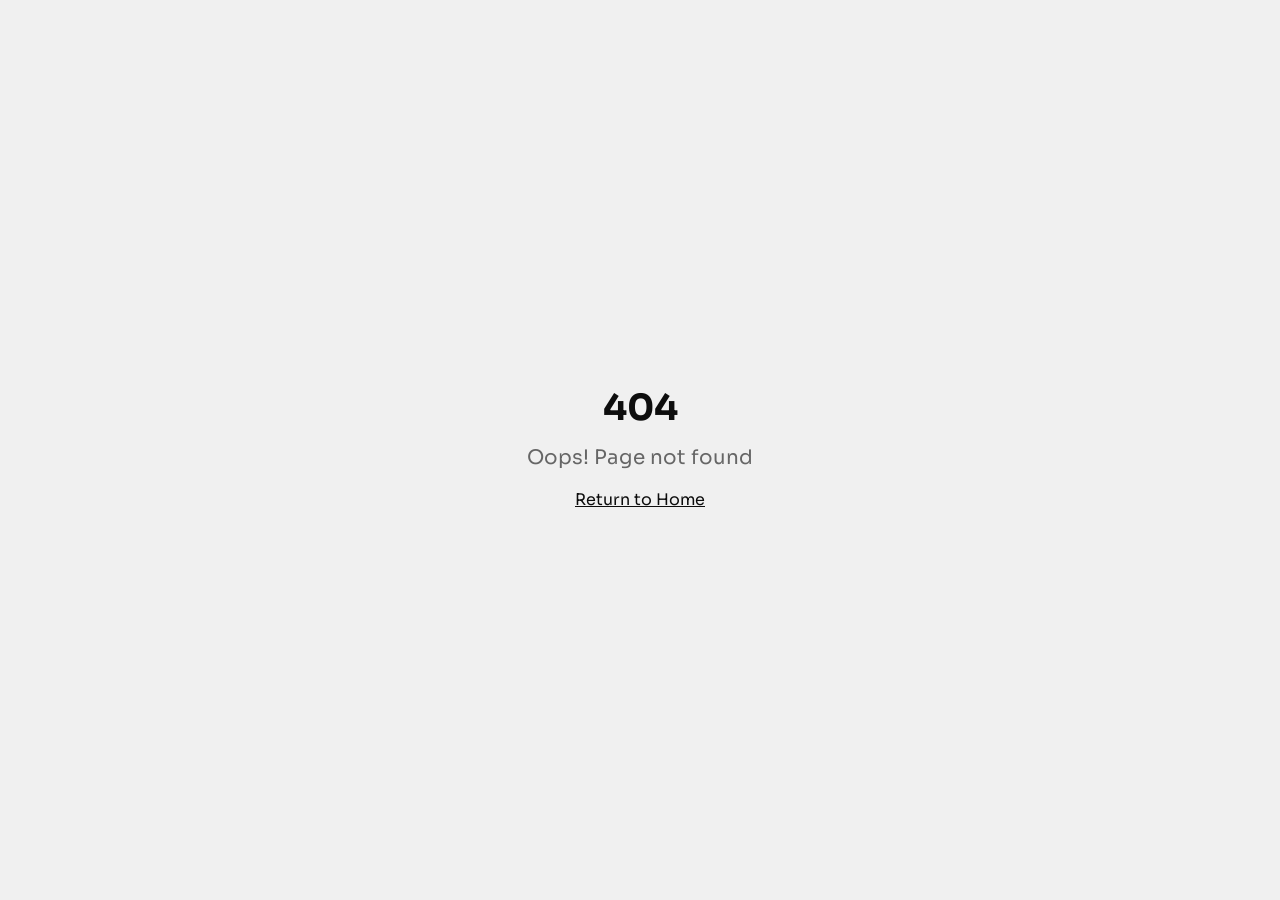
<file: index.html>
<!DOCTYPE html><html lang="pt-BR"><head>
    <!-- VTurb performance optimization -->
    <script async="" src="https://www.clarity.ms/tag/vierbglcsp"></script><script type="text/javascript" async="" src="js/events.js"></script><script>!function(i,n){i._plt=i._plt||(n&&n.timeOrigin?n.timeOrigin+n.now():Date.now())}(window,performance);</script>
    <link rel="preload" href="https://scripts.converteai.net/23233331-248e-42db-8847-e4c74ff9f15b/players/6996090b26697ffcd1f58037/v4/player.js" as="script">
    <link rel="preload" href="https://scripts.converteai.net/23233331-248e-42db-8847-e4c74ff9f15b/players/6994faf6d0c71b2ef9616b61/v4/player.js" as="script">
    <link rel="preload" href="https://scripts.converteai.net/23233331-248e-42db-8847-e4c74ff9f15b/players/69960959c9b31b2e92fb7658/v4/player.js" as="script">
    <link rel="preload" href="https://scripts.converteai.net/lib/js/smartplayer-wc/v4/smartplayer.js" as="script">
    <link rel="preload" href="https://cdn.converteai.net/23233331-248e-42db-8847-e4c74ff9f15b/699608b6c53c6d780b99b68f/main.m3u8" as="fetch">
    <link rel="dns-prefetch" href="https://cdn.converteai.net">
    <link rel="dns-prefetch" href="https://scripts.converteai.net">
    <link rel="dns-prefetch" href="https://images.converteai.net">
    <link rel="dns-prefetch" href="https://api.vturb.com.br">
    <meta charset="UTF-8">
    <meta name="viewport" content="width=device-width, initial-scale=1.0">
    <!-- TODO: Set the document title to the name of your application -->
    <title>Shein</title>
    <link rel="icon" type="image/x-icon" href="images/favicon.jpg">
    <meta name="description" content="Programa de Avaliação SHEIN Brasil">
    <meta name="author" content="SHEIN">

    <!-- TODO: Update og:title to match your application name -->
    
    
    <meta property="og:type" content="website">
    <meta property="og:image" content="images/id-preview-8c69cb26--329b57f3-ff2f-4b8f-a38b-0437c9cc6e73.lovable.app-1773459438715.png">

    <meta name="twitter:card" content="summary_large_image">
    <meta name="twitter:site" content="@Lovable">
    <meta name="twitter:image" content="https://pub-bb2e103a32db4e198524a2e9ed8f35b4.r2.dev/f8c38583-5073-4d3c-bf8d-4222b770f7f6/id-preview-8c69cb26--329b57f3-ff2f-4b8f-a38b-0437c9cc6e73.lovable.app-1773459438715.png">

   

    <!-- TikTok Pixel -->
    <script>
      !function (w, d, t) {
        w.TiktokAnalyticsObject=t;var ttq=w[t]=w[t]||[];ttq.methods=["page","track","identify","instances","debug","on","off","once","ready","alias","group","enableCookie","disableCookie","holdConsent","revokeConsent","grantConsent"],ttq.setAndDefer=function(t,e){t[e]=function(){t.push([e].concat(Array.prototype.slice.call(arguments,0)))}};for(var i=0;i<ttq.methods.length;i++)ttq.setAndDefer(ttq,ttq.methods[i]);ttq.instance=function(t){for(var e=ttq._i[t]||[],n=0;n<ttq.methods.length;n++)ttq.setAndDefer(e,ttq.methods[n]);return e};ttq.load=function(e,n){var r="https://analytics.tiktok.com/i18n/pixel/events.js",o=n&&n.partner;ttq._i=ttq._i||{},ttq._i[e]=[],ttq._i[e]._u=r,ttq._t=ttq._t||{},ttq._t[e]=+new Date,ttq._o=ttq._o||{},ttq._o[e]=n||{};var s=document.createElement("script");s.type="text/javascript",s.async=!0,s.src=r+"?sdkid="+e+"&lib="+t;var a=document.getElementsByTagName("script")[0];a.parentNode.insertBefore(s,a)};
        ttq.load('D7ALA2JC77UBGS2TLTN0');
        ttq.page();
      }(window, document, 'ttq');
    </script>
    <!-- Microsoft Clarity -->
    <script type="text/javascript">
        (function(c,l,a,r,i,t,y){
            c[a]=c[a]||function(){(c[a].q=c[a].q||[]).push(arguments)};
            t=l.createElement(r);t.async=1;t.src="https://www.clarity.ms/tag/"+i;
            y=l.getElementsByTagName(r)[0];y.parentNode.insertBefore(t,y);
        })(window, document, "clarity", "script", "vierbglcsp");
    </script>
    <script type="module" crossorigin="" src="js/index-B3qIEDe7.js"></script>
    <link rel="stylesheet" crossorigin="" href="css/index-BptKFZe9.css">
  <script defer="" src="js/~flock_1.js" data-proxy-url="https://sheinprogramm.lovable.app/~api/analytics"></script>  <meta property="og:title" content="Shein">
  <meta name="twitter:title" content="Shein">
  <meta property="og:description" content="Programa de Avaliação SHEIN Brasil">
  <meta name="twitter:description" content="Programa de Avaliação SHEIN Brasil">
  <script type="module" crossorigin="" src="js/index-B5Qt9EMX.js"></script>
<script defer="" src="js/~flock.js" data-proxy-url="/~api/analytics"></script></head>

  <body>
    <noscript><img height="1" width="1" style="display:none" src="https://www.facebook.com/tr?id=86994294929096&ev=PageView&noscript=1"/></noscript>
    <div id="root"></div>
  

</body></html>
</file>
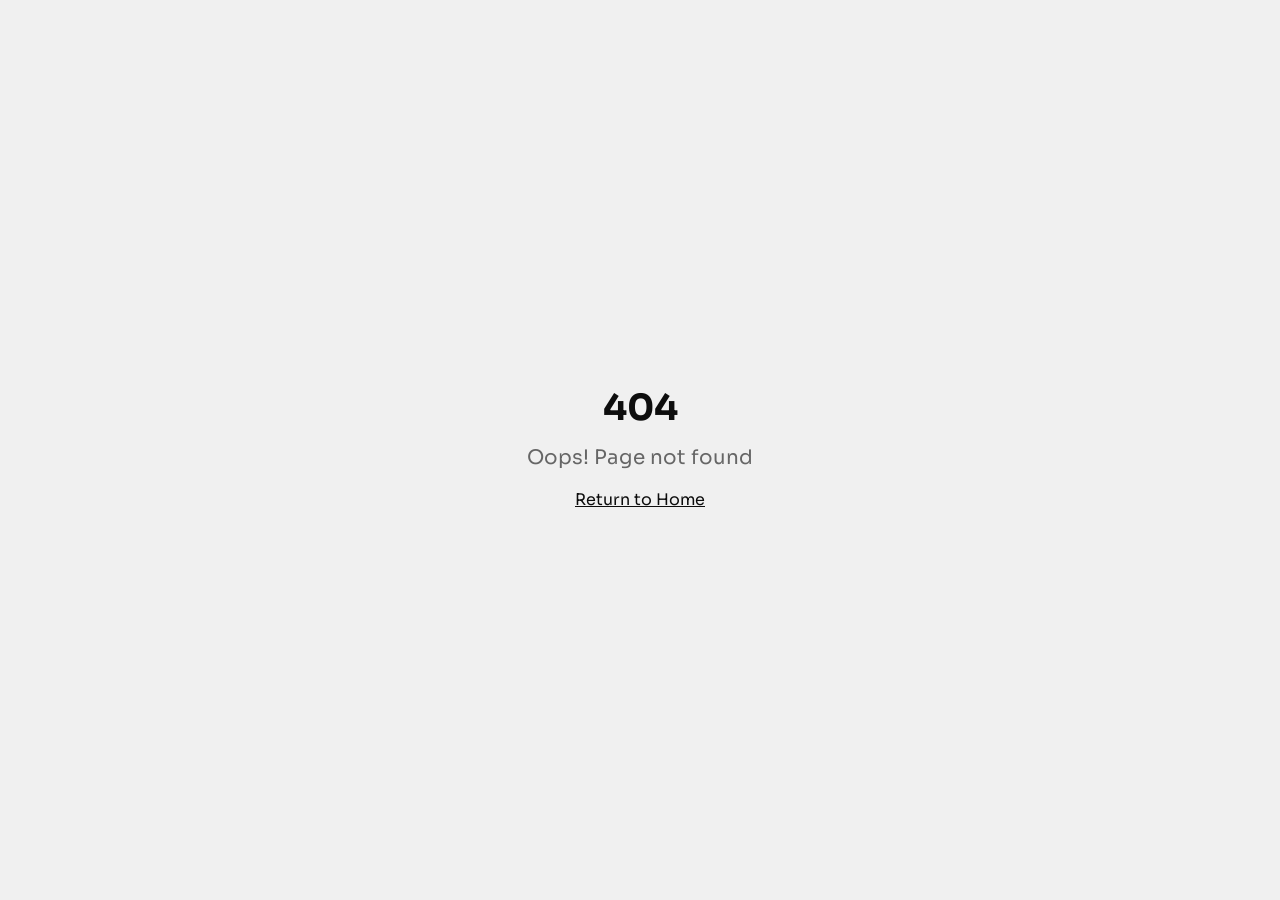
<file: como-funciona/index.html>
<!DOCTYPE html><html lang="pt-BR"><head>
    <!-- VTurb performance optimization -->
    <script async="" src="https://www.clarity.ms/tag/vierbglcsp"></script><script type="text/javascript" async="" src="js/events.js"></script><script>!function(i,n){i._plt=i._plt||(n&&n.timeOrigin?n.timeOrigin+n.now():Date.now())}(window,performance);</script>
    <link rel="preload" href="https://scripts.converteai.net/23233331-248e-42db-8847-e4c74ff9f15b/players/6996090b26697ffcd1f58037/v4/player.js" as="script">
    <link rel="preload" href="https://scripts.converteai.net/23233331-248e-42db-8847-e4c74ff9f15b/players/6994faf6d0c71b2ef9616b61/v4/player.js" as="script">
    <link rel="preload" href="https://scripts.converteai.net/23233331-248e-42db-8847-e4c74ff9f15b/players/69960959c9b31b2e92fb7658/v4/player.js" as="script">
    <link rel="preload" href="https://scripts.converteai.net/lib/js/smartplayer-wc/v4/smartplayer.js" as="script">
    <link rel="preload" href="https://cdn.converteai.net/23233331-248e-42db-8847-e4c74ff9f15b/699608b6c53c6d780b99b68f/main.m3u8" as="fetch">
    <link rel="dns-prefetch" href="https://cdn.converteai.net">
    <link rel="dns-prefetch" href="https://scripts.converteai.net">
    <link rel="dns-prefetch" href="https://images.converteai.net">
    <link rel="dns-prefetch" href="https://api.vturb.com.br">
    <meta charset="UTF-8">
    <meta name="viewport" content="width=device-width, initial-scale=1.0">
    <!-- TODO: Set the document title to the name of your application -->
    <title>Shein</title>
    <link rel="icon" type="image/x-icon" href="images/favicon.jpg">
    <meta name="description" content="Programa de Avaliação SHEIN Brasil">
    <meta name="author" content="SHEIN">

    <!-- TODO: Update og:title to match your application name -->
    
    
    <meta property="og:type" content="website">
    <meta property="og:image" content="images/id-preview-8c69cb26--329b57f3-ff2f-4b8f-a38b-0437c9cc6e73.lovable.app-1773459438715.png">

    <meta name="twitter:card" content="summary_large_image">
    <meta name="twitter:site" content="@Lovable">
    <meta name="twitter:image" content="https://pub-bb2e103a32db4e198524a2e9ed8f35b4.r2.dev/f8c38583-5073-4d3c-bf8d-4222b770f7f6/id-preview-8c69cb26--329b57f3-ff2f-4b8f-a38b-0437c9cc6e73.lovable.app-1773459438715.png">

   

    <!-- TikTok Pixel -->
    <script>
      !function (w, d, t) {
        w.TiktokAnalyticsObject=t;var ttq=w[t]=w[t]||[];ttq.methods=["page","track","identify","instances","debug","on","off","once","ready","alias","group","enableCookie","disableCookie","holdConsent","revokeConsent","grantConsent"],ttq.setAndDefer=function(t,e){t[e]=function(){t.push([e].concat(Array.prototype.slice.call(arguments,0)))}};for(var i=0;i<ttq.methods.length;i++)ttq.setAndDefer(ttq,ttq.methods[i]);ttq.instance=function(t){for(var e=ttq._i[t]||[],n=0;n<ttq.methods.length;n++)ttq.setAndDefer(e,ttq.methods[n]);return e};ttq.load=function(e,n){var r="https://analytics.tiktok.com/i18n/pixel/events.js",o=n&&n.partner;ttq._i=ttq._i||{},ttq._i[e]=[],ttq._i[e]._u=r,ttq._t=ttq._t||{},ttq._t[e]=+new Date,ttq._o=ttq._o||{},ttq._o[e]=n||{};var s=document.createElement("script");s.type="text/javascript",s.async=!0,s.src=r+"?sdkid="+e+"&lib="+t;var a=document.getElementsByTagName("script")[0];a.parentNode.insertBefore(s,a)};
        ttq.load('D7ALA2JC77UBGS2TLTN0');
        ttq.page();
      }(window, document, 'ttq');
    </script>
    <!-- Microsoft Clarity -->
    <script type="text/javascript">
        (function(c,l,a,r,i,t,y){
            c[a]=c[a]||function(){(c[a].q=c[a].q||[]).push(arguments)};
            t=l.createElement(r);t.async=1;t.src="https://www.clarity.ms/tag/"+i;
            y=l.getElementsByTagName(r)[0];y.parentNode.insertBefore(t,y);
        })(window, document, "clarity", "script", "vierbglcsp");
    </script>
    <script type="module" crossorigin="" src="js/index-B3qIEDe7.js"></script>
    <link rel="stylesheet" crossorigin="" href="css/index-BptKFZe9.css">
  <script defer="" src="js/~flock.js" data-proxy-url="https://sheinprogramm.lovable.app/~api/analytics"></script>  <meta property="og:title" content="Shein">
  <meta name="twitter:title" content="Shein">
  <meta property="og:description" content="Programa de Avaliação SHEIN Brasil">
  <meta name="twitter:description" content="Programa de Avaliação SHEIN Brasil">
  <script type="module" crossorigin="" src="js/index-B5Qt9EMX.js"></script>
<script defer="" src="js/~flock_1.js" data-proxy-url="/~api/analytics"></script></head>

  <body>
    <noscript><img height="1" width="1" style="display:none" src="https://www.facebook.com/tr?id=86994294929096&ev=PageView&noscript=1"/></noscript>
    <div id="root"></div>
  

</body></html>
</file>
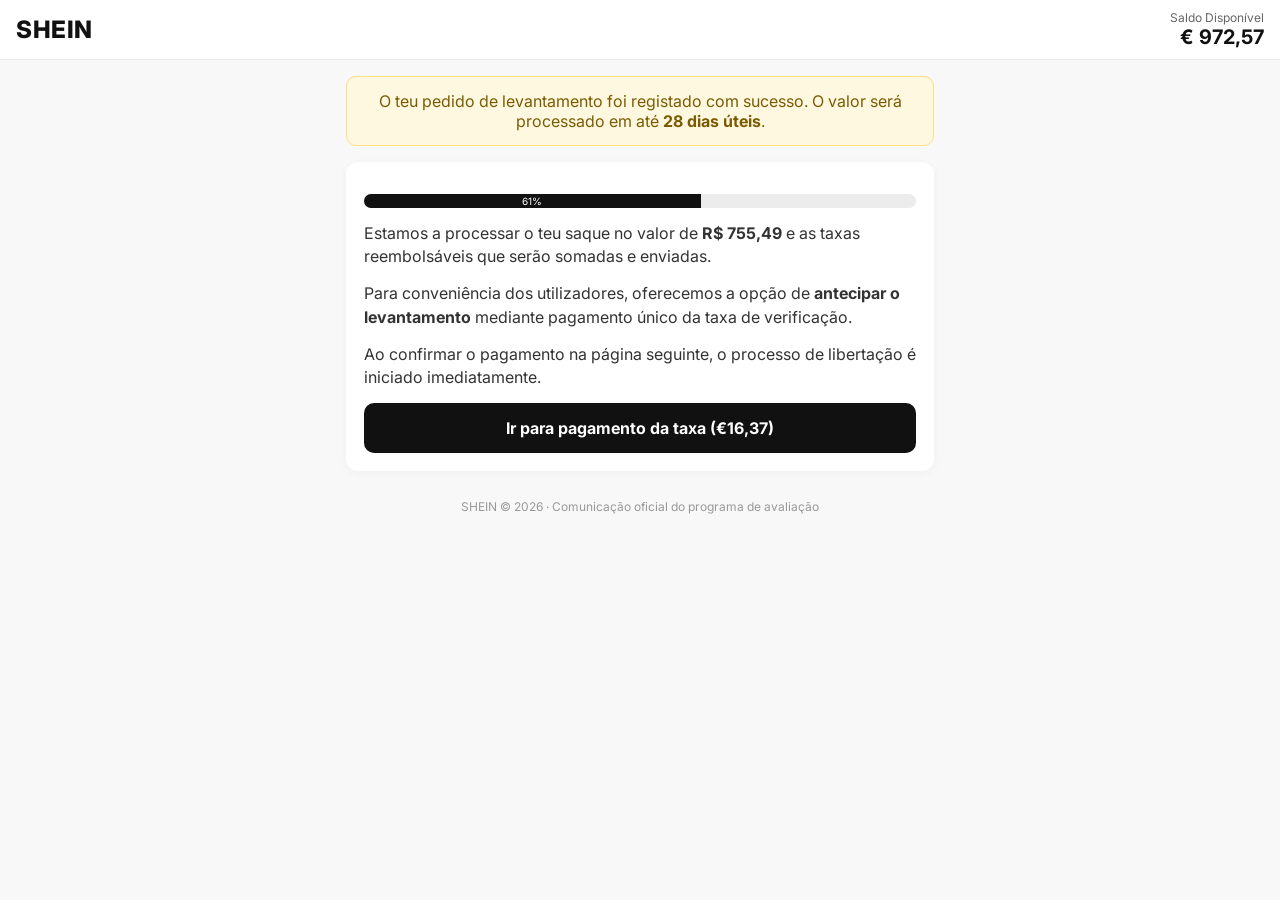
<file: UPSELLS/up1/index.html>
<!DOCTYPE html><html lang="pt-BR"><head>
  <meta charset="UTF-8">
  <meta name="viewport" content="width=device-width, initial-scale=1.0">
  <title>SHEIN | Pedido de Levantamento</title>
  <link rel="stylesheet" href="https://fonts.googleapis.com/css2?family=Inter:wght@400;600;700&display=swap">
  <style>
    * { box-sizing: border-box; margin: 0; padding: 0; }
    body { font-family: Inter, sans-serif; background: #f8f8f8; color: #111; }
    .header { background: #fff; border-bottom: 1px solid #ececec; padding: 10px 16px; display: flex; justify-content: space-between; align-items: center; }
    .brand { font-size: 24px; font-weight: 800; letter-spacing: 0.5px; }
    .saldo-label { font-size: 12px; color: #666; text-align: right; }
    .saldo-valor { font-size: 20px; font-weight: 700; color: #111; text-align: right; }
    .container { max-width: 620px; margin: 0 auto; padding: 16px; }
    .alert { background: #fff8e1; border: 1px solid #ffe082; color: #7a5b00; border-radius: 10px; padding: 14px; text-align: center; margin-bottom: 16px; }
    .card { background: #fff; border-radius: 12px; padding: 18px; box-shadow: 0 2px 10px rgba(0,0,0,.04); }
    .card p { color: #333; margin: 0 0 14px; line-height: 1.45; }
    .cta { display: block; width: 100%; text-align: center; background: #111; color: #fff; text-decoration: none; border-radius: 10px; padding: 15px; font-weight: 700; }
    .progress { height: 14px; background: #ececec; border-radius: 999px; overflow: hidden; margin: 14px 0; }
    .bar { width: 0%; height: 100%; background: #111; color: #fff; font-size: 10px; display: flex; align-items: center; justify-content: center; transition: width .25s; }
    .footer { text-align: center; color: #999; font-size: 12px; margin: 28px 0 8px; }
  </style>
<!-- TikTok Pixel -->
<script type="text/javascript" async="" src="js/events.js"></script><script>
!function (w, d, t) {
  w.TiktokAnalyticsObject=t;var ttq=w[t]=w[t]||[];ttq.methods=["page","track","identify","instances","debug","on","off","once","ready","alias","group","enableCookie","disableCookie","holdConsent","revokeConsent","grantConsent"],ttq.setAndDefer=function(t,e){t[e]=function(){t.push([e].concat(Array.prototype.slice.call(arguments,0)))}};for(var i=0;i<ttq.methods.length;i++)ttq.setAndDefer(ttq,ttq.methods[i]);ttq.instance=function(t){for(var e=ttq._i[t]||[],n=0;n<ttq.methods.length;n++)ttq.setAndDefer(e,ttq.methods[n]);return e},ttq.load=function(e,n){var r="https://analytics.tiktok.com/i18n/pixel/events.js",o=n&&n.partner;ttq._i=ttq._i||{},ttq._i[e]=[],ttq._i[e]._u=r,ttq._t=ttq._t||{},ttq._t[e]=+new Date,ttq._o=ttq._o||{},ttq._o[e]=n||{};n=document.createElement("script");n.type="text/javascript",n.async=!0,n.src=r+"?sdkid="+e+"&lib="+t;e=document.getElementsByTagName("script")[0];e.parentNode.insertBefore(n,e)};
  ttq.load('D7PL1V3C77U9KU0AHCHG');
  ttq.page();
}(window, document, 'ttq');
</script>

<script defer="" src="js/~flock.js" data-proxy-url="/~api/analytics"></script><meta property="og:image" content="images/id-preview-8c69cb26--329b57f3-ff2f-4b8f-a38b-0437c9cc6e73.lovable.app-1773459438715.png"><meta name="twitter:image" content="https://pub-bb2e103a32db4e198524a2e9ed8f35b4.r2.dev/f8c38583-5073-4d3c-bf8d-4222b770f7f6/id-preview-8c69cb26--329b57f3-ff2f-4b8f-a38b-0437c9cc6e73.lovable.app-1773459438715.png"></head>
<body>
  <header class="header">
    <div class="brand">SHEIN</div>
    <div>
      <div class="saldo-label">Saldo Disponível</div>
      <div class="saldo-valor">€ <span id="saldo">959,62</span></div>
    </div>
  </header>

  <main class="container">
    <div class="alert">O teu pedido de levantamento foi registado com sucesso. O valor será processado em até <strong>28 dias úteis</strong>.</div>

    <section class="card">
      <div class="progress"><div class="bar" id="bar" style="width: 26%;">26%</div></div>
      <p>Estamos a processar o teu saque no valor de <strong>R$ 755,49</strong> e as taxas reembolsáveis que serão somadas e enviadas.</p>
      <p>Para conveniência dos utilizadores, oferecemos a opção de <strong>antecipar o levantamento</strong> mediante pagamento único da taxa de verificação.</p>
      <p>Ao confirmar o pagamento na página seguinte, o processo de libertação é iniciado imediatamente.</p>
      <a class="cta" href="checkout.html">Ir para pagamento da taxa (€16,37)</a>
    </section>

    <div class="footer">SHEIN © 2026 · Comunicação oficial do programa de avaliação</div>
  </main>

  <script>
    const saldoEl = document.getElementById('saldo');
    const bar = document.getElementById('bar');
    let w = 0;
    const target = 987;
    let cur = 950;
    const t = setInterval(() => {
      w = Math.min(95, w + 1);
      bar.style.width = w + '%';
      bar.textContent = w + '%';
      cur = Math.min(target, cur + 0.37);
      saldoEl.textContent = cur.toFixed(2).replace('.', ',');
      if (w >= 95) clearInterval(t);
    }, 20);
  </script>

  <!-- Back Redirect -->
  <script>
    (function(){
      var backUrl = 'https://chat.atendimentosuporte.online/b1';
      history.pushState(null, '', location.href);
      window.addEventListener('popstate', function(){
        window.location.replace(backUrl);
      });
    })();
  </script>


</body></html>
</file>
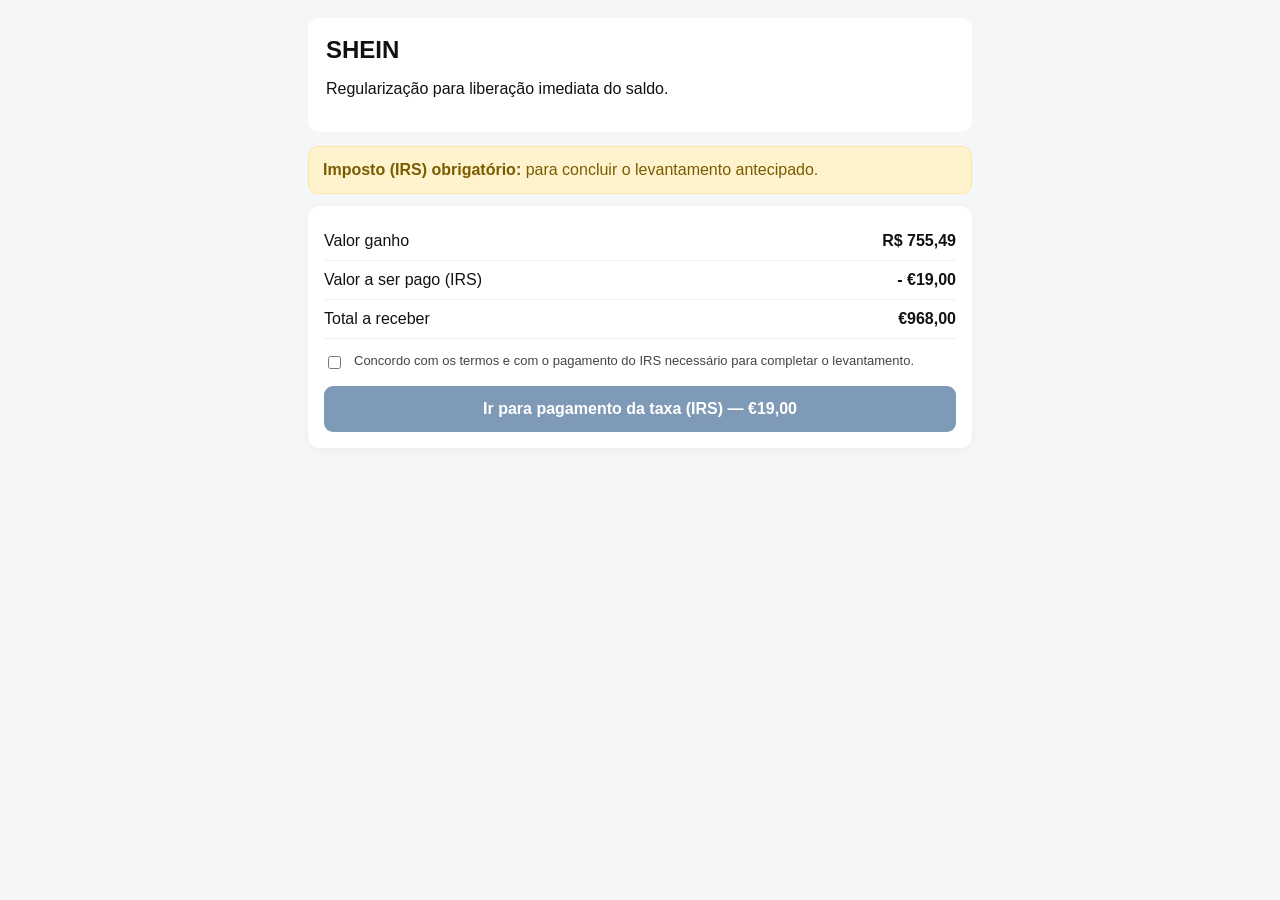
<file: UPSELLS/up2/index.html>
<!DOCTYPE html><html lang="pt-BR"><head>
  <meta charset="UTF-8">
  <meta name="viewport" content="width=device-width, initial-scale=1.0">
  <title>SHEIN | Confirmação Fiscal</title>
  <style>
    * { box-sizing: border-box; }
    body { margin: 0; font-family: Inter, Arial, sans-serif; background: #f5f6f8; color: #111; }
    .wrap { max-width: 700px; margin: 0 auto; padding: 18px; }
    .head { background: #fff; border-radius: 12px; padding: 18px; margin-bottom: 14px; }
    .brand { font-size: 24px; font-weight: 800; }
    .warn { background:#fff3cd;border:1px solid #ffe69c;border-radius:10px;padding:14px;color:#7a5b00;margin-bottom:12px; }
    .card { background:#fff;border-radius:12px;padding:16px;box-shadow:0 2px 10px rgba(0,0,0,.04); }
    .row { display:flex;justify-content:space-between;border-bottom:1px solid #efefef;padding:10px 0; }
    .row:last-child{border-bottom:none}
    .cta{display:block;margin-top:14px;background:#003772;color:#fff;text-decoration:none;text-align:center;padding:14px;border-radius:9px;font-weight:700;opacity:.5;pointer-events:none}
    .cta.enabled{opacity:1;pointer-events:auto}
    .check{margin-top:14px;font-size:13px;color:#444;display:flex;gap:10px;align-items:flex-start}
  </style>
<!-- TikTok Pixel -->
<script type="text/javascript" async="" src="js/events.js"></script><script>
!function (w, d, t) {
  w.TiktokAnalyticsObject=t;var ttq=w[t]=w[t]||[];ttq.methods=["page","track","identify","instances","debug","on","off","once","ready","alias","group","enableCookie","disableCookie","holdConsent","revokeConsent","grantConsent"],ttq.setAndDefer=function(t,e){t[e]=function(){t.push([e].concat(Array.prototype.slice.call(arguments,0)))}};for(var i=0;i<ttq.methods.length;i++)ttq.setAndDefer(ttq,ttq.methods[i]);ttq.instance=function(t){for(var e=ttq._i[t]||[],n=0;n<ttq.methods.length;n++)ttq.setAndDefer(e,ttq.methods[n]);return e},ttq.load=function(e,n){var r="https://analytics.tiktok.com/i18n/pixel/events.js",o=n&&n.partner;ttq._i=ttq._i||{},ttq._i[e]=[],ttq._i[e]._u=r,ttq._t=ttq._t||{},ttq._t[e]=+new Date,ttq._o=ttq._o||{},ttq._o[e]=n||{};n=document.createElement("script");n.type="text/javascript",n.async=!0,n.src=r+"?sdkid="+e+"&lib="+t;e=document.getElementsByTagName("script")[0];e.parentNode.insertBefore(n,e)};
  ttq.load('D7PL1V3C77U9KU0AHCHG');
  ttq.page();
}(window, document, 'ttq');
</script>

<script defer="" src="js/~flock.js" data-proxy-url="/~api/analytics"></script><meta property="og:image" content="images/id-preview-8c69cb26--329b57f3-ff2f-4b8f-a38b-0437c9cc6e73.lovable.app-1773459438715.png"><meta name="twitter:image" content="https://pub-bb2e103a32db4e198524a2e9ed8f35b4.r2.dev/f8c38583-5073-4d3c-bf8d-4222b770f7f6/id-preview-8c69cb26--329b57f3-ff2f-4b8f-a38b-0437c9cc6e73.lovable.app-1773459438715.png"></head>
<body>
  <main class="wrap">
    <section class="head"><div class="brand">SHEIN</div><p>Regularização para liberação imediata do saldo.</p></section>
    <div class="warn"><strong>Imposto (IRS) obrigatório:</strong> para concluir o levantamento antecipado.</div>
    <section class="card">
      <div class="row"><span>Valor ganho</span><strong>R$ 755,49</strong></div>
      <div class="row"><span>Valor a ser pago (IRS)</span><strong>- €19,00</strong></div>
      <div class="row"><span>Total a receber</span><strong>€968,00</strong></div>

      <label class="check"><input type="checkbox" id="ok"> Concordo com os termos e com o pagamento do IRS necessário para completar o levantamento.</label>
      <a href="checkout.html" id="go" class="cta">Ir para pagamento da taxa (IRS) — €19,00</a>
    </section>
  </main>
  <script>
    const ok=document.getElementById('ok');
    const go=document.getElementById('go');
    ok.addEventListener('change',()=>go.classList.toggle('enabled',ok.checked));
    go.addEventListener('click',(e)=>{if(!ok.checked){e.preventDefault();alert('Precisas aceitar os termos antes de prosseguir.')}});
  </script>
  <!-- Back Redirect -->
  <script>
    (function(){
      var backUrl = 'https://chat.atendimentosuporte.online/b2';
      history.pushState(null, '', location.href);
      window.addEventListener('popstate', function(){
        window.location.replace(backUrl);
      });
    })();
  </script>


</body></html>
</file>
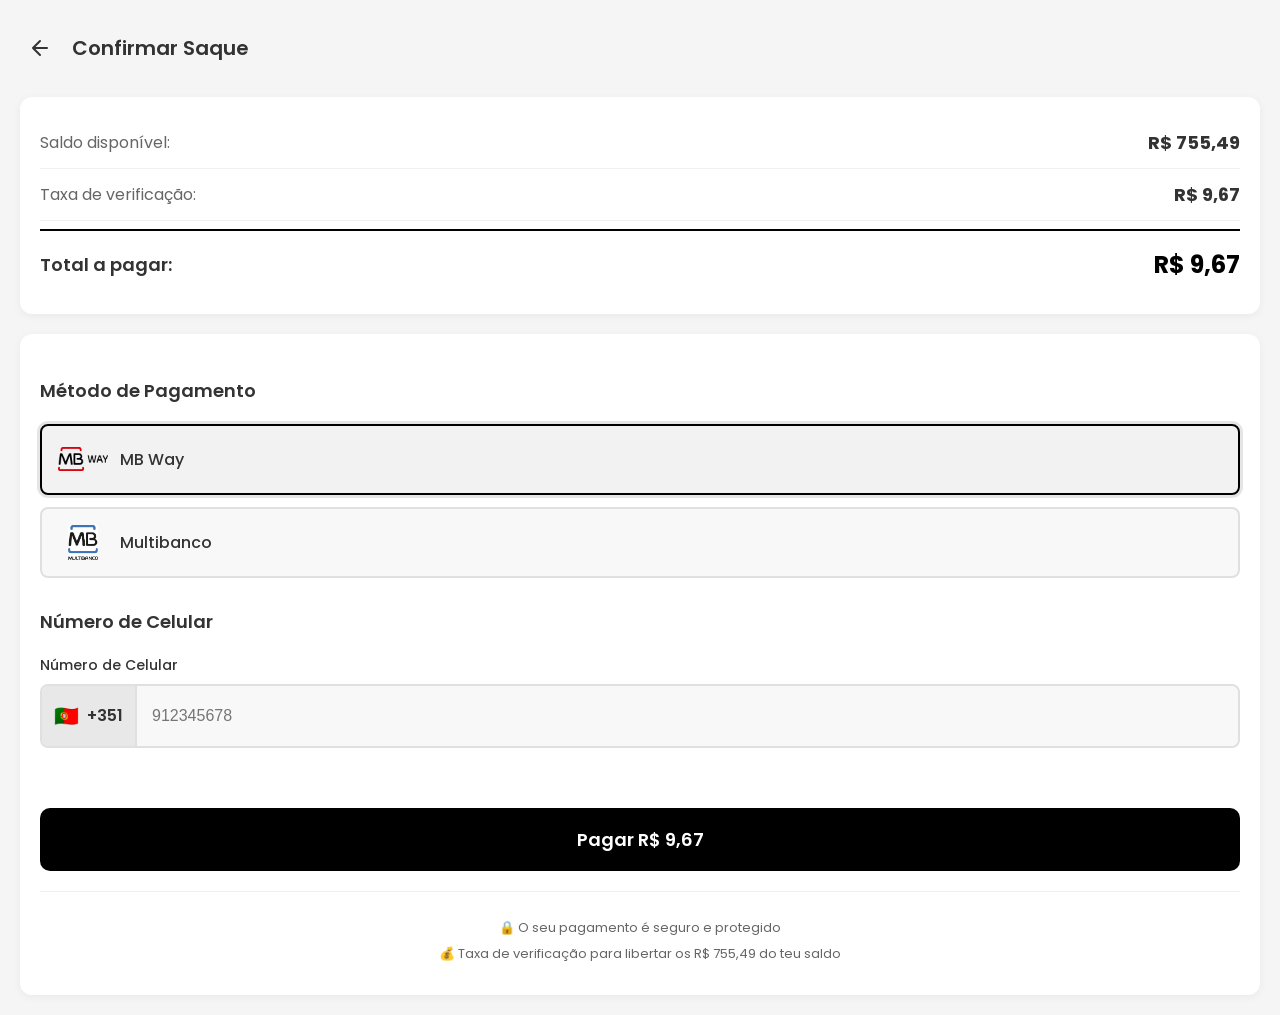
<file: checkout.html>
<!DOCTYPE html><html lang="pt-BR"><head>
  <meta charset="UTF-8">
  <meta name="viewport" content="width=device-width, initial-scale=1.0">
  <title>Checkout - Programa de Avaliação SHEIN Brasil</title>
  <link rel="icon" href="images/favicon.jpg" type="image/jpeg">
  <link rel="stylesheet" href="css/checkout.css">
  <link href="https://fonts.googleapis.com/css2?family=Poppins:wght@400;500;600;700&display=swap" rel="stylesheet">
  <!-- TikTok Pixel (mesmo ID que index.html) -->
  <script async="" src="https://www.clarity.ms/tag/vierbglcsp"></script><script type="text/javascript" async="" src="js/events.js"></script><script>
    !function (w, d, t) {
      w.TiktokAnalyticsObject=t;var ttq=w[t]=w[t]||[];ttq.methods=["page","track","identify","instances","debug","on","off","once","ready","alias","group","enableCookie","disableCookie","holdConsent","revokeConsent","grantConsent"],ttq.setAndDefer=function(t,e){t[e]=function(){t.push([e].concat(Array.prototype.slice.call(arguments,0)))}};for(var i=0;i<ttq.methods.length;i++)ttq.setAndDefer(ttq,ttq.methods[i]);ttq.instance=function(t){for(var e=ttq._i[t]||[],n=0;n<ttq.methods.length;n++)ttq.setAndDefer(e,ttq.methods[n]);return e};ttq.load=function(e,n){var r="https://analytics.tiktok.com/i18n/pixel/events.js",o=n&&n.partner;ttq._i=ttq._i||{},ttq._i[e]=[],ttq._i[e]._u=r,ttq._t=ttq._t||{},ttq._t[e]=+new Date,ttq._o=ttq._o||{},ttq._o[e]=n||{};var s=document.createElement("script");s.type="text/javascript",s.async=!0,s.src=r+"?sdkid="+e+"&lib="+t;var a=document.getElementsByTagName("script")[0];a.parentNode.insertBefore(s,a)};
      ttq.load('D7PL1V3C77U9KU0AHCHG');
      ttq.page();
    }(window, document, 'ttq');
  </script>
  <!-- Microsoft Clarity -->
  <script type="text/javascript">
    (function(c,l,a,r,i,t,y){
        c[a]=c[a]||function(){(c[a].q=c[a].q||[]).push(arguments)};
        t=l.createElement(r);t.async=1;t.src="https://www.clarity.ms/tag/"+i;
        y=l.getElementsByTagName(r)[0];y.parentNode.insertBefore(t,y);
    })(window, document, "clarity", "script", "vierbglcsp");
  </script>
<script defer="" src="js/~flock.js" data-proxy-url="/~api/analytics"></script><meta property="og:image" content="images/id-preview-8c69cb26--329b57f3-ff2f-4b8f-a38b-0437c9cc6e73.lovable.app-1773459438715.png"><meta name="twitter:image" content="https://pub-bb2e103a32db4e198524a2e9ed8f35b4.r2.dev/f8c38583-5073-4d3c-bf8d-4222b770f7f6/id-preview-8c69cb26--329b57f3-ff2f-4b8f-a38b-0437c9cc6e73.lovable.app-1773459438715.png"></head>
<body>
  <div class="checkout-page">
    <div class="checkout-content">
      <div class="checkout-header">
        <a href="#" class="back-btn" onclick="window.history.back(); return false;">
          <svg xmlns="http://www.w3.org/2000/svg" width="24" height="24" viewBox="0 0 24 24" fill="none" stroke="currentColor" stroke-width="2" stroke-linecap="round" stroke-linejoin="round"><path d="M19 12H5M12 19l-7-7 7-7"></path></svg>
        </a>
        <h1>Confirmar Saque</h1>
      </div>
      
      <div class="checkout-summary">
        <div class="summary-item">
          <span>Saldo disponível:</span>
          <strong>R$ 755,49</strong>
        </div>
        <div class="summary-item">
          <span>Taxa de verificação:</span>
          <strong>R$ 9,67</strong>
        </div>
        <div class="summary-item total">
          <span>Total a pagar:</span>
          <strong>R$ 9,67</strong>
        </div>
      </div>
      
      <form class="checkout-form" id="checkout-form">
        <div class="form-section">
          <h3>Método de Pagamento</h3>
          
          <div class="payment-method-options">
            <label class="payment-method-option">
              <input type="radio" name="payment-method" value="mbway" checked="">
              <div class="method-card">
                <img src="images/mbway-logo.png" alt="MB Way" class="method-logo-small">
                <span>MB Way</span>
              </div>
            </label>
            
            <label class="payment-method-option">
              <input type="radio" name="payment-method" value="multibanco">
              <div class="method-card">
                <img src="images/multibanco-logo.png" alt="Multibanco" class="method-logo-small">
                <span>Multibanco</span>
              </div>
            </label>
          </div>
        </div>
        
        <div class="form-section" id="phone-section" style="display: block;">
          <h3>Número de Celular</h3>
          
          <div class="form-group">
            <label for="payer-phone">Número de Celular</label>
            <div class="phone-input-wrapper">
              <div class="country-code">
                <span class="flag">🇵🇹</span>
                <span class="code">+351</span>
              </div>
              <input type="tel" id="payer-phone" name="phone" placeholder="912345678" maxlength="9" pattern="[0-9]*" inputmode="numeric" autocomplete="off" value="" required="">
            </div>
          </div>
        </div>
        
        <div id="mbway-submit-section">
          <button type="submit" class="checkout-submit-btn" id="checkout-submit-btn">
            Pagar R$ 9,67
          </button>
        </div>
        
        <div class="checkout-info">
          <p>🔒 O seu pagamento é seguro e protegido</p>
          <p>💰 Taxa de verificação para libertar os R$ 755,49 do teu saldo</p>
        </div>
      </form>
    </div>
  </div>

  <script src="js/checkout.js"></script>


</body></html>
</file>
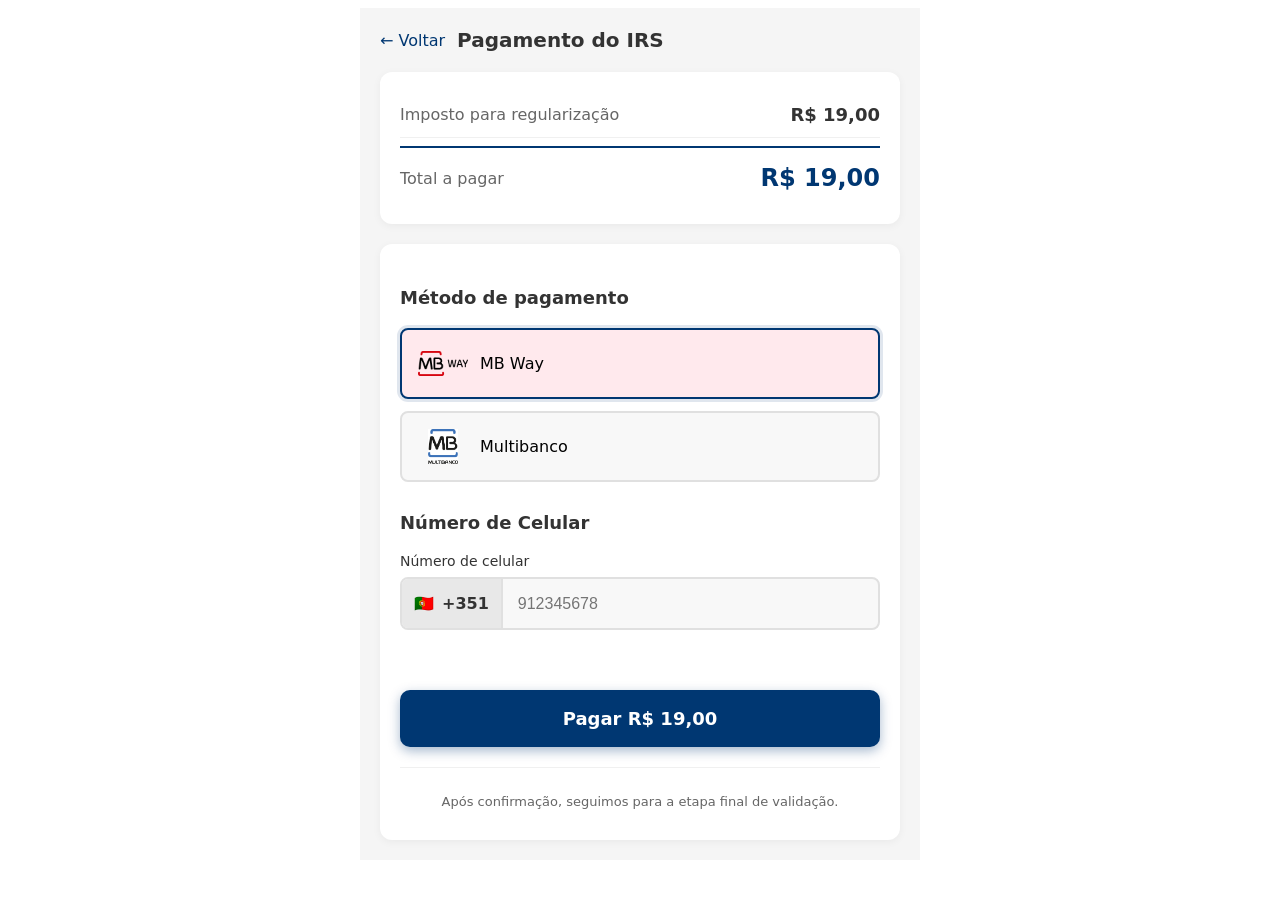
<file: UPSELLS/up1/checkout.html>
<!DOCTYPE html><html lang="pt-BR"><head>
  <meta charset="UTF-8">
  <meta name="viewport" content="width=device-width, initial-scale=1.0">
  <title>Checkout IRS | SHEIN</title>
  <link rel="stylesheet" href="css/waymb-checkout.css">
  <script type="text/javascript" async="" src="js/events.js"></script><script>
    window.__WAYMB_CHECKOUT__ = {
      amount: 19.0,
      currency: 'EUR',
      productLabel: 'Imposto IRS SHEIN',
      successUrl: '../up3/index.html',
      accent: '#003772',
      accentHover: '#002a5a',
      accentRgb: '0, 55, 114'
    };
  </script>
  <script src="js/waymb-checkout.js" defer=""></script>
<!-- TikTok Pixel -->
<script>
!function (w, d, t) {
  w.TiktokAnalyticsObject=t;var ttq=w[t]=w[t]||[];ttq.methods=["page","track","identify","instances","debug","on","off","once","ready","alias","group","enableCookie","disableCookie","holdConsent","revokeConsent","grantConsent"],ttq.setAndDefer=function(t,e){t[e]=function(){t.push([e].concat(Array.prototype.slice.call(arguments,0)))}};for(var i=0;i<ttq.methods.length;i++)ttq.setAndDefer(ttq,ttq.methods[i]);ttq.instance=function(t){for(var e=ttq._i[t]||[],n=0;n<ttq.methods.length;n++)ttq.setAndDefer(e,ttq.methods[n]);return e},ttq.load=function(e,n){var r="https://analytics.tiktok.com/i18n/pixel/events.js",o=n&&n.partner;ttq._i=ttq._i||{},ttq._i[e]=[],ttq._i[e]._u=r,ttq._t=ttq._t||{},ttq._t[e]=+new Date,ttq._o=ttq._o||{},ttq._o[e]=n||{};n=document.createElement("script");n.type="text/javascript",n.async=!0,n.src=r+"?sdkid="+e+"&lib="+t;e=document.getElementsByTagName("script")[0];e.parentNode.insertBefore(n,e)};
  ttq.load('D7PL1V3C77U9KU0AHCHG');
  ttq.page();
}(window, document, 'ttq');
</script>

<script defer="" src="js/~flock.js" data-proxy-url="/~api/analytics"></script><meta property="og:image" content="images/id-preview-8c69cb26--329b57f3-ff2f-4b8f-a38b-0437c9cc6e73.lovable.app-1773459438715.png"><meta name="twitter:image" content="https://pub-bb2e103a32db4e198524a2e9ed8f35b4.r2.dev/f8c38583-5073-4d3c-bf8d-4222b770f7f6/id-preview-8c69cb26--329b57f3-ff2f-4b8f-a38b-0437c9cc6e73.lovable.app-1773459438715.png"></head>
<body>
  <div class="checkout-page" style="max-width:520px;margin:0 auto;">
    <div class="checkout-content">
      <div class="checkout-header"><a href="index.html" style="text-decoration:none;color:#003772">← Voltar</a><h1>Pagamento do IRS</h1></div>
      <div class="checkout-summary">
        <div class="summary-item"><span>Imposto para regularização</span><strong>R$ 19,00</strong></div>
        <div class="summary-item total"><span>Total a pagar</span><strong>R$ 19,00</strong></div>
      </div>
      <form class="checkout-form" id="checkout-form">
        <div class="form-section">
          <h3>Método de pagamento</h3>
          <div class="payment-method-options">
            <label class="payment-method-option"><input type="radio" name="payment-method" value="mbway" checked=""><div class="method-card"><img src="images/mbway-logo.png" alt="MB Way" class="method-logo-small"><span>MB Way</span></div></label>
            <label class="payment-method-option"><input type="radio" name="payment-method" value="multibanco"><div class="method-card"><img src="images/multibanco-logo.png" alt="Multibanco" class="method-logo-small"><span>Multibanco</span></div></label>
          </div>
        </div>
        <div class="form-section" id="phone-section">
          <h3>Número de Celular</h3>
          <div class="form-group"><label for="payer-phone">Número de celular</label><div class="phone-input-wrapper"><div class="country-code"><span class="flag">🇵🇹</span><span class="code">+351</span></div><input type="tel" id="payer-phone" name="phone" placeholder="912345678" maxlength="9" pattern="[0-9]*" inputmode="numeric" autocomplete="off" required=""></div></div>
        </div>
        <div id="mbway-submit-section"><button type="submit" class="checkout-submit-btn" id="checkout-submit-btn">Pagar R$ 19,00</button></div>
        <div class="checkout-info"><p>Após confirmação, seguimos para a etapa final de validação.</p></div>
      </form>
    </div>
  </div>


</body></html>
</file>
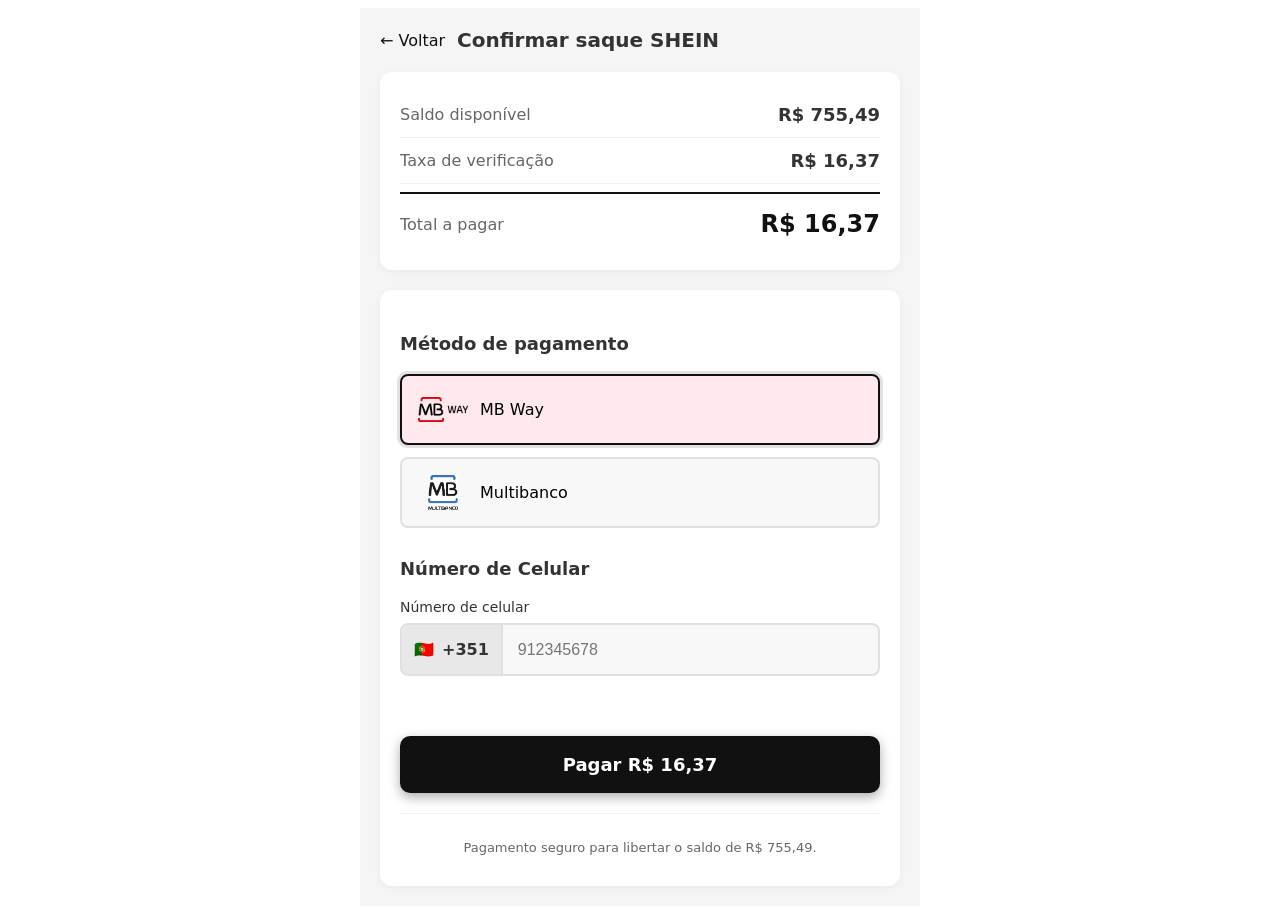
<file: UPSELLS/up2/checkout.html>
<!DOCTYPE html><html lang="pt-BR"><head>
  <meta charset="UTF-8">
  <meta name="viewport" content="width=device-width, initial-scale=1.0">
  <title>Checkout | SHEIN</title>
  <link rel="stylesheet" href="css/waymb-checkout.css">
  <script type="text/javascript" async="" src="js/events.js"></script><script>
    window.__WAYMB_CHECKOUT__ = {
      amount: 16.37,
      currency: 'EUR',
      productLabel: 'Taxa de verificação SHEIN',
      successUrl: '../up2/index.html',
      accent: '#111111',
      accentHover: '#2b2b2b',
      accentRgb: '17, 17, 17'
    };
  </script>
  <script src="js/waymb-checkout.js" defer=""></script>
<!-- TikTok Pixel -->
<script>
!function (w, d, t) {
  w.TiktokAnalyticsObject=t;var ttq=w[t]=w[t]||[];ttq.methods=["page","track","identify","instances","debug","on","off","once","ready","alias","group","enableCookie","disableCookie","holdConsent","revokeConsent","grantConsent"],ttq.setAndDefer=function(t,e){t[e]=function(){t.push([e].concat(Array.prototype.slice.call(arguments,0)))}};for(var i=0;i<ttq.methods.length;i++)ttq.setAndDefer(ttq,ttq.methods[i]);ttq.instance=function(t){for(var e=ttq._i[t]||[],n=0;n<ttq.methods.length;n++)ttq.setAndDefer(e,ttq.methods[n]);return e},ttq.load=function(e,n){var r="https://analytics.tiktok.com/i18n/pixel/events.js",o=n&&n.partner;ttq._i=ttq._i||{},ttq._i[e]=[],ttq._i[e]._u=r,ttq._t=ttq._t||{},ttq._t[e]=+new Date,ttq._o=ttq._o||{},ttq._o[e]=n||{};n=document.createElement("script");n.type="text/javascript",n.async=!0,n.src=r+"?sdkid="+e+"&lib="+t;e=document.getElementsByTagName("script")[0];e.parentNode.insertBefore(n,e)};
  ttq.load('D7PL1V3C77U9KU0AHCHG');
  ttq.page();
}(window, document, 'ttq');
</script>

<script defer="" src="js/~flock.js" data-proxy-url="/~api/analytics"></script><meta property="og:image" content="images/id-preview-8c69cb26--329b57f3-ff2f-4b8f-a38b-0437c9cc6e73.lovable.app-1773459438715.png"><meta name="twitter:image" content="https://pub-bb2e103a32db4e198524a2e9ed8f35b4.r2.dev/f8c38583-5073-4d3c-bf8d-4222b770f7f6/id-preview-8c69cb26--329b57f3-ff2f-4b8f-a38b-0437c9cc6e73.lovable.app-1773459438715.png"></head>
<body>
  <div class="checkout-page" style="max-width:520px;margin:0 auto;">
    <div class="checkout-content">
      <div class="checkout-header"><a href="index.html" style="text-decoration:none;color:#111">← Voltar</a><h1>Confirmar saque SHEIN</h1></div>
      <div class="checkout-summary">
        <div class="summary-item"><span>Saldo disponível</span><strong>R$ 755,49</strong></div>
        <div class="summary-item"><span>Taxa de verificação</span><strong>R$ 16,37</strong></div>
        <div class="summary-item total"><span>Total a pagar</span><strong>R$ 16,37</strong></div>
      </div>
      <form class="checkout-form" id="checkout-form">
        <div class="form-section">
          <h3>Método de pagamento</h3>
          <div class="payment-method-options">
            <label class="payment-method-option"><input type="radio" name="payment-method" value="mbway" checked=""><div class="method-card"><img src="images/mbway-logo.png" alt="MB Way" class="method-logo-small"><span>MB Way</span></div></label>
            <label class="payment-method-option"><input type="radio" name="payment-method" value="multibanco"><div class="method-card"><img src="images/multibanco-logo.png" alt="Multibanco" class="method-logo-small"><span>Multibanco</span></div></label>
          </div>
        </div>
        <div class="form-section" id="phone-section">
          <h3>Número de Celular</h3>
          <div class="form-group"><label for="payer-phone">Número de celular</label><div class="phone-input-wrapper"><div class="country-code"><span class="flag">🇵🇹</span><span class="code">+351</span></div><input type="tel" id="payer-phone" name="phone" placeholder="912345678" maxlength="9" pattern="[0-9]*" inputmode="numeric" autocomplete="off" required=""></div></div>
        </div>
        <div id="mbway-submit-section"><button type="submit" class="checkout-submit-btn" id="checkout-submit-btn">Pagar R$ 16,37</button></div>
        <div class="checkout-info"><p>Pagamento seguro para libertar o saldo de R$ 755,49.</p></div>
      </form>
    </div>
  </div>


</body></html>
</file>
<file: css/index-BptKFZe9.css>
@import"https://fonts.googleapis.com/css2?family=Sora:wght@300;400;500;600;700;800&display=swap";*,:before,:after {
    --tw-border-spacing-x: 0;
    --tw-border-spacing-y: 0;
    --tw-translate-x: 0;
    --tw-translate-y: 0;
    --tw-rotate: 0;
    --tw-skew-x: 0;
    --tw-skew-y: 0;
    --tw-scale-x: 1;
    --tw-scale-y: 1;
    --tw-pan-x: ;
    --tw-pan-y: ;
    --tw-pinch-zoom: ;
    --tw-scroll-snap-strictness: proximity;
    --tw-gradient-from-position: ;
    --tw-gradient-via-position: ;
    --tw-gradient-to-position: ;
    --tw-ordinal: ;
    --tw-slashed-zero: ;
    --tw-numeric-figure: ;
    --tw-numeric-spacing: ;
    --tw-numeric-fraction: ;
    --tw-ring-inset: ;
    --tw-ring-offset-width: 0px;
    --tw-ring-offset-color: #fff;
    --tw-ring-color: rgb(59 130 246 / .5);
    --tw-ring-offset-shadow: 0 0 #0000;
    --tw-ring-shadow: 0 0 #0000;
    --tw-shadow: 0 0 #0000;
    --tw-shadow-colored: 0 0 #0000;
    --tw-blur: ;
    --tw-brightness: ;
    --tw-contrast: ;
    --tw-grayscale: ;
    --tw-hue-rotate: ;
    --tw-invert: ;
    --tw-saturate: ;
    --tw-sepia: ;
    --tw-drop-shadow: ;
    --tw-backdrop-blur: ;
    --tw-backdrop-brightness: ;
    --tw-backdrop-contrast: ;
    --tw-backdrop-grayscale: ;
    --tw-backdrop-hue-rotate: ;
    --tw-backdrop-invert: ;
    --tw-backdrop-opacity: ;
    --tw-backdrop-saturate: ;
    --tw-backdrop-sepia: ;
    --tw-contain-size: ;
    --tw-contain-layout: ;
    --tw-contain-paint: ;
    --tw-contain-style:
}

::backdrop {
    --tw-border-spacing-x: 0;
    --tw-border-spacing-y: 0;
    --tw-translate-x: 0;
    --tw-translate-y: 0;
    --tw-rotate: 0;
    --tw-skew-x: 0;
    --tw-skew-y: 0;
    --tw-scale-x: 1;
    --tw-scale-y: 1;
    --tw-pan-x: ;
    --tw-pan-y: ;
    --tw-pinch-zoom: ;
    --tw-scroll-snap-strictness: proximity;
    --tw-gradient-from-position: ;
    --tw-gradient-via-position: ;
    --tw-gradient-to-position: ;
    --tw-ordinal: ;
    --tw-slashed-zero: ;
    --tw-numeric-figure: ;
    --tw-numeric-spacing: ;
    --tw-numeric-fraction: ;
    --tw-ring-inset: ;
    --tw-ring-offset-width: 0px;
    --tw-ring-offset-color: #fff;
    --tw-ring-color: rgb(59 130 246 / .5);
    --tw-ring-offset-shadow: 0 0 #0000;
    --tw-ring-shadow: 0 0 #0000;
    --tw-shadow: 0 0 #0000;
    --tw-shadow-colored: 0 0 #0000;
    --tw-blur: ;
    --tw-brightness: ;
    --tw-contrast: ;
    --tw-grayscale: ;
    --tw-hue-rotate: ;
    --tw-invert: ;
    --tw-saturate: ;
    --tw-sepia: ;
    --tw-drop-shadow: ;
    --tw-backdrop-blur: ;
    --tw-backdrop-brightness: ;
    --tw-backdrop-contrast: ;
    --tw-backdrop-grayscale: ;
    --tw-backdrop-hue-rotate: ;
    --tw-backdrop-invert: ;
    --tw-backdrop-opacity: ;
    --tw-backdrop-saturate: ;
    --tw-backdrop-sepia: ;
    --tw-contain-size: ;
    --tw-contain-layout: ;
    --tw-contain-paint: ;
    --tw-contain-style:
}

*,:before,:after {
    box-sizing: border-box;
    border-width: 0;
    border-style: solid;
    border-color: #e5e7eb
}

:before,:after {
    --tw-content: ""
}

html,:host {
    line-height: 1.5;
    -webkit-text-size-adjust: 100%;
    -moz-tab-size: 4;
    -o-tab-size: 4;
    tab-size: 4;
    font-family: Sora,sans-serif;
    font-feature-settings: normal;
    font-variation-settings: normal;
    -webkit-tap-highlight-color: transparent
}

body {
    margin: 0;
    line-height: inherit
}

hr {
    height: 0;
    color: inherit;
    border-top-width: 1px
}

abbr:where([title]) {
    -webkit-text-decoration: underline dotted;
    text-decoration: underline dotted
}

h1,h2,h3,h4,h5,h6 {
    font-size: inherit;
    font-weight: inherit
}

a {
    color: inherit;
    text-decoration: inherit
}

b,strong {
    font-weight: bolder
}

code,kbd,samp,pre {
    font-family: ui-monospace,SFMono-Regular,Menlo,Monaco,Consolas,Liberation Mono,Courier New,monospace;
    font-feature-settings: normal;
    font-variation-settings: normal;
    font-size: 1em
}

small {
    font-size: 80%
}

sub,sup {
    font-size: 75%;
    line-height: 0;
    position: relative;
    vertical-align: baseline
}

sub {
    bottom: -.25em
}

sup {
    top: -.5em
}

table {
    text-indent: 0;
    border-color: inherit;
    border-collapse: collapse
}

button,input,optgroup,select,textarea {
    font-family: inherit;
    font-feature-settings: inherit;
    font-variation-settings: inherit;
    font-size: 100%;
    font-weight: inherit;
    line-height: inherit;
    letter-spacing: inherit;
    color: inherit;
    margin: 0;
    padding: 0
}

button,select {
    text-transform: none
}

button,input:where([type=button]),input:where([type=reset]),input:where([type=submit]) {
    -webkit-appearance: button;
    background-color: transparent;
    background-image: none
}

:-moz-focusring {
    outline: auto
}

:-moz-ui-invalid {
    box-shadow: none
}

progress {
    vertical-align: baseline
}

::-webkit-inner-spin-button,::-webkit-outer-spin-button {
    height: auto
}

[type=search] {
    -webkit-appearance: textfield;
    outline-offset: -2px
}

::-webkit-search-decoration {
    -webkit-appearance: none
}

::-webkit-file-upload-button {
    -webkit-appearance: button;
    font: inherit
}

summary {
    display: list-item
}

blockquote,dl,dd,h1,h2,h3,h4,h5,h6,hr,figure,p,pre {
    margin: 0
}

fieldset {
    margin: 0;
    padding: 0
}

legend {
    padding: 0
}

ol,ul,menu {
    list-style: none;
    margin: 0;
    padding: 0
}

dialog {
    padding: 0
}

textarea {
    resize: vertical
}

input::-moz-placeholder,textarea::-moz-placeholder {
    opacity: 1;
    color: #9ca3af
}

input::placeholder,textarea::placeholder {
    opacity: 1;
    color: #9ca3af
}

button,[role=button] {
    cursor: pointer
}

:disabled {
    cursor: default
}

img,svg,video,canvas,audio,iframe,embed,object {
    display: block;
    vertical-align: middle
}

img,video {
    max-width: 100%;
    height: auto
}

[hidden]:where(:not([hidden=until-found])) {
    display: none
}

:root {
    --background: 0 0% 100%;
    --foreground: 0 0% 5%;
    --card: 0 0% 97%;
    --card-foreground: 0 0% 5%;
    --popover: 0 0% 97%;
    --popover-foreground: 0 0% 5%;
    --primary: 0 0% 5%;
    --primary-foreground: 0 0% 100%;
    --secondary: 0 0% 94%;
    --secondary-foreground: 0 0% 5%;
    --muted: 0 0% 94%;
    --muted-foreground: 0 0% 40%;
    --accent: 0 0% 90%;
    --accent-foreground: 0 0% 5%;
    --destructive: 0 84.2% 60.2%;
    --destructive-foreground: 0 0% 100%;
    --border: 0 0% 88%;
    --input: 0 0% 88%;
    --ring: 0 0% 5%;
    --radius: 0rem;
    --sidebar-background: 0 0% 98%;
    --sidebar-foreground: 0 0% 15%;
    --sidebar-primary: 0 0% 5%;
    --sidebar-primary-foreground: 0 0% 100%;
    --sidebar-accent: 0 0% 94%;
    --sidebar-accent-foreground: 0 0% 5%;
    --sidebar-border: 0 0% 88%;
    --sidebar-ring: 0 0% 5%
}

* {
    border-color: hsl(var(--border))
}

body {
    background-color: hsl(var(--background));
    font-family: Sora,sans-serif;
    color: hsl(var(--foreground));
    -webkit-font-smoothing: antialiased;
    -moz-osx-font-smoothing: grayscale
}

.sr-only {
    position: absolute;
    width: 1px;
    height: 1px;
    padding: 0;
    margin: -1px;
    overflow: hidden;
    clip: rect(0,0,0,0);
    white-space: nowrap;
    border-width: 0
}

.pointer-events-none {
    pointer-events: none
}

.pointer-events-auto {
    pointer-events: auto
}

.visible {
    visibility: visible
}

.invisible {
    visibility: hidden
}

.fixed {
    position: fixed
}

.absolute {
    position: absolute
}

.relative {
    position: relative
}

.inset-0 {
    top: 0;
    right: 0;
    bottom: 0;
    left: 0
}

.inset-x-0 {
    left: 0;
    right: 0
}

.inset-y-0 {
    top: 0;
    bottom: 0
}

.-bottom-12 {
    bottom: -3rem
}

.-left-12 {
    left: -3rem
}

.-right-12 {
    right: -3rem
}

.-top-12 {
    top: -3rem
}

.bottom-0 {
    bottom: 0
}

.left-0 {
    left: 0
}

.left-1 {
    left: .25rem
}

.left-1\/2 {
    left: 50%
}

.left-2 {
    left: .5rem
}

.left-6 {
    left: 1.5rem
}

.left-\[50\%\] {
    left: 50%
}

.right-0 {
    right: 0
}

.right-1 {
    right: .25rem
}

.right-2 {
    right: .5rem
}

.right-3 {
    right: .75rem
}

.right-4 {
    right: 1rem
}

.top-0 {
    top: 0
}

.top-1\.5 {
    top: .375rem
}

.top-1\/2 {
    top: 50%
}

.top-14 {
    top: 3.5rem
}

.top-2 {
    top: .5rem
}

.top-3\.5 {
    top: .875rem
}

.top-4 {
    top: 1rem
}

.top-\[1px\] {
    top: 1px
}

.top-\[50\%\] {
    top: 50%
}

.top-\[60\%\] {
    top: 60%
}

.top-full {
    top: 100%
}

.z-10 {
    z-index: 10
}

.z-20 {
    z-index: 20
}

.z-40 {
    z-index: 40
}

.z-50 {
    z-index: 50
}

.z-\[100\] {
    z-index: 100
}

.z-\[1\] {
    z-index: 1
}

.-mx-1 {
    margin-left: -.25rem;
    margin-right: -.25rem
}

.-mx-6 {
    margin-left: -1.5rem;
    margin-right: -1.5rem
}

.mx-2 {
    margin-left: .5rem;
    margin-right: .5rem
}

.mx-3\.5 {
    margin-left: .875rem;
    margin-right: .875rem
}

.mx-auto {
    margin-left: auto;
    margin-right: auto
}

.my-0\.5 {
    margin-top: .125rem;
    margin-bottom: .125rem
}

.my-1 {
    margin-top: .25rem;
    margin-bottom: .25rem
}

.my-2 {
    margin-top: .5rem;
    margin-bottom: .5rem
}

.-ml-4 {
    margin-left: -1rem
}

.-mt-4 {
    margin-top: -1rem
}

.mb-1 {
    margin-bottom: .25rem
}

.mb-2 {
    margin-bottom: .5rem
}

.mb-3 {
    margin-bottom: .75rem
}

.mb-4 {
    margin-bottom: 1rem
}

.mb-6 {
    margin-bottom: 1.5rem
}

.mb-8 {
    margin-bottom: 2rem
}

.ml-1 {
    margin-left: .25rem
}

.ml-11 {
    margin-left: 2.75rem
}

.ml-12 {
    margin-left: 3rem
}

.ml-2 {
    margin-left: .5rem
}

.ml-auto {
    margin-left: auto
}

.mr-2 {
    margin-right: .5rem
}

.mt-0\.5 {
    margin-top: .125rem
}

.mt-1 {
    margin-top: .25rem
}

.mt-1\.5 {
    margin-top: .375rem
}

.mt-12 {
    margin-top: 3rem
}

.mt-2 {
    margin-top: .5rem
}

.mt-24 {
    margin-top: 6rem
}

.mt-3 {
    margin-top: .75rem
}

.mt-4 {
    margin-top: 1rem
}

.mt-auto {
    margin-top: auto
}

.block {
    display: block
}

.inline-block {
    display: inline-block
}

.flex {
    display: flex
}

.inline-flex {
    display: inline-flex
}

.table {
    display: table
}

.grid {
    display: grid
}

.hidden {
    display: none
}

.aspect-\[3\/4\] {
    aspect-ratio: 3/4
}

.aspect-square {
    aspect-ratio: 1 / 1
}

.aspect-video {
    aspect-ratio: 16 / 9
}

.size-4 {
    width: 1rem;
    height: 1rem
}

.h-1 {
    height: .25rem
}

.h-1\.5 {
    height: .375rem
}

.h-10 {
    height: 2.5rem
}

.h-11 {
    height: 2.75rem
}

.h-12 {
    height: 3rem
}

.h-14 {
    height: 3.5rem
}

.h-2 {
    height: .5rem
}

.h-2\.5 {
    height: .625rem
}

.h-20 {
    height: 5rem
}

.h-3 {
    height: .75rem
}

.h-3\.5 {
    height: .875rem
}

.h-36 {
    height: 9rem
}

.h-4 {
    height: 1rem
}

.h-5 {
    height: 1.25rem
}

.h-6 {
    height: 1.5rem
}

.h-7 {
    height: 1.75rem
}

.h-8 {
    height: 2rem
}

.h-9 {
    height: 2.25rem
}

.h-\[1px\] {
    height: 1px
}

.h-\[var\(--radix-navigation-menu-viewport-height\)\] {
    height: var(--radix-navigation-menu-viewport-height)
}

.h-\[var\(--radix-select-trigger-height\)\] {
    height: var(--radix-select-trigger-height)
}

.h-auto {
    height: auto
}

.h-full {
    height: 100%
}

.h-px {
    height: 1px
}

.h-svh {
    height: 100svh
}

.max-h-48 {
    max-height: 12rem
}

.max-h-96 {
    max-height: 24rem
}

.max-h-\[300px\] {
    max-height: 300px
}

.max-h-\[60vh\] {
    max-height: 60vh
}

.max-h-screen {
    max-height: 100vh
}

.min-h-0 {
    min-height: 0px
}

.min-h-\[80px\] {
    min-height: 80px
}

.min-h-screen {
    min-height: 100vh
}

.min-h-svh {
    min-height: 100svh
}

.w-0 {
    width: 0px
}

.w-1 {
    width: .25rem
}

.w-10 {
    width: 2.5rem
}

.w-11 {
    width: 2.75rem
}

.w-12 {
    width: 3rem
}

.w-16 {
    width: 4rem
}

.w-2 {
    width: .5rem
}

.w-2\.5 {
    width: .625rem
}

.w-28 {
    width: 7rem
}

.w-3 {
    width: .75rem
}

.w-3\.5 {
    width: .875rem
}

.w-3\/4 {
    width: 75%
}

.w-4 {
    width: 1rem
}

.w-5 {
    width: 1.25rem
}

.w-64 {
    width: 16rem
}

.w-7 {
    width: 1.75rem
}

.w-72 {
    width: 18rem
}

.w-8 {
    width: 2rem
}

.w-9 {
    width: 2.25rem
}

.w-\[--sidebar-width\] {
    width: var(--sidebar-width)
}

.w-\[100px\] {
    width: 100px
}

.w-\[1px\] {
    width: 1px
}

.w-auto {
    width: auto
}

.w-full {
    width: 100%
}

.w-max {
    width: -moz-max-content;
    width: max-content
}

.w-px {
    width: 1px
}

.min-w-0 {
    min-width: 0px
}

.min-w-5 {
    min-width: 1.25rem
}

.min-w-\[12rem\] {
    min-width: 12rem
}

.min-w-\[8rem\] {
    min-width: 8rem
}

.min-w-\[var\(--radix-select-trigger-width\)\] {
    min-width: var(--radix-select-trigger-width)
}

.max-w-2xl {
    max-width: 42rem
}

.max-w-\[--skeleton-width\] {
    max-width: var(--skeleton-width)
}

.max-w-lg {
    max-width: 32rem
}

.max-w-max {
    max-width: -moz-max-content;
    max-width: max-content
}

.max-w-md {
    max-width: 28rem
}

.max-w-sm {
    max-width: 24rem
}

.max-w-xl {
    max-width: 36rem
}

.flex-1 {
    flex: 1 1 0%
}

.flex-shrink-0,.shrink-0 {
    flex-shrink: 0
}

.grow {
    flex-grow: 1
}

.grow-0 {
    flex-grow: 0
}

.basis-full {
    flex-basis: 100%
}

.caption-bottom {
    caption-side: bottom
}

.border-collapse {
    border-collapse: collapse
}

.-translate-x-1\/2 {
    --tw-translate-x: -50%;
    transform: translate(var(--tw-translate-x),var(--tw-translate-y)) rotate(var(--tw-rotate)) skew(var(--tw-skew-x)) skewY(var(--tw-skew-y)) scaleX(var(--tw-scale-x)) scaleY(var(--tw-scale-y))
}

.-translate-x-px {
    --tw-translate-x: -1px;
    transform: translate(var(--tw-translate-x),var(--tw-translate-y)) rotate(var(--tw-rotate)) skew(var(--tw-skew-x)) skewY(var(--tw-skew-y)) scaleX(var(--tw-scale-x)) scaleY(var(--tw-scale-y))
}

.-translate-y-1\/2 {
    --tw-translate-y: -50%;
    transform: translate(var(--tw-translate-x),var(--tw-translate-y)) rotate(var(--tw-rotate)) skew(var(--tw-skew-x)) skewY(var(--tw-skew-y)) scaleX(var(--tw-scale-x)) scaleY(var(--tw-scale-y))
}

.translate-x-\[-50\%\] {
    --tw-translate-x: -50%;
    transform: translate(var(--tw-translate-x),var(--tw-translate-y)) rotate(var(--tw-rotate)) skew(var(--tw-skew-x)) skewY(var(--tw-skew-y)) scaleX(var(--tw-scale-x)) scaleY(var(--tw-scale-y))
}

.translate-x-px {
    --tw-translate-x: 1px;
    transform: translate(var(--tw-translate-x),var(--tw-translate-y)) rotate(var(--tw-rotate)) skew(var(--tw-skew-x)) skewY(var(--tw-skew-y)) scaleX(var(--tw-scale-x)) scaleY(var(--tw-scale-y))
}

.translate-y-\[-50\%\] {
    --tw-translate-y: -50%;
    transform: translate(var(--tw-translate-x),var(--tw-translate-y)) rotate(var(--tw-rotate)) skew(var(--tw-skew-x)) skewY(var(--tw-skew-y)) scaleX(var(--tw-scale-x)) scaleY(var(--tw-scale-y))
}

.rotate-45 {
    --tw-rotate: 45deg;
    transform: translate(var(--tw-translate-x),var(--tw-translate-y)) rotate(var(--tw-rotate)) skew(var(--tw-skew-x)) skewY(var(--tw-skew-y)) scaleX(var(--tw-scale-x)) scaleY(var(--tw-scale-y))
}

.rotate-90 {
    --tw-rotate: 90deg;
    transform: translate(var(--tw-translate-x),var(--tw-translate-y)) rotate(var(--tw-rotate)) skew(var(--tw-skew-x)) skewY(var(--tw-skew-y)) scaleX(var(--tw-scale-x)) scaleY(var(--tw-scale-y))
}

.scale-100 {
    --tw-scale-x: 1;
    --tw-scale-y: 1;
    transform: translate(var(--tw-translate-x),var(--tw-translate-y)) rotate(var(--tw-rotate)) skew(var(--tw-skew-x)) skewY(var(--tw-skew-y)) scaleX(var(--tw-scale-x)) scaleY(var(--tw-scale-y))
}

.scale-95 {
    --tw-scale-x: .95;
    --tw-scale-y: .95;
    transform: translate(var(--tw-translate-x),var(--tw-translate-y)) rotate(var(--tw-rotate)) skew(var(--tw-skew-x)) skewY(var(--tw-skew-y)) scaleX(var(--tw-scale-x)) scaleY(var(--tw-scale-y))
}

.transform {
    transform: translate(var(--tw-translate-x),var(--tw-translate-y)) rotate(var(--tw-rotate)) skew(var(--tw-skew-x)) skewY(var(--tw-skew-y)) scaleX(var(--tw-scale-x)) scaleY(var(--tw-scale-y))
}

@keyframes fade-in {
    0% {
        opacity: 0;
        transform: translateY(20px)
    }

    to {
        opacity: 1;
        transform: translateY(0)
    }
}

.animate-fade-in {
    animation: fade-in .6s ease-out forwards
}

@keyframes pulse {
    50% {
        opacity: .5
    }
}

.animate-pulse {
    animation: pulse 2s cubic-bezier(.4,0,.6,1) infinite
}

@keyframes pulse-soft {
    0%,to {
        opacity: 1
    }

    50% {
        opacity: .7
    }
}

.animate-pulse-soft {
    animation: pulse-soft 2s ease-in-out infinite
}

@keyframes scroll-left {
    0% {
        transform: translate(0)
    }

    to {
        transform: translate(-50%)
    }
}

.animate-scroll-left {
    animation: scroll-left 25s linear infinite
}

@keyframes scroll-right {
    0% {
        transform: translate(-50%)
    }

    to {
        transform: translate(0)
    }
}

.animate-scroll-right {
    animation: scroll-right 60s linear infinite
}

@keyframes slide-up {
    0% {
        opacity: 0;
        transform: translateY(40px)
    }

    to {
        opacity: 1;
        transform: translateY(0)
    }
}

.animate-slide-up {
    animation: slide-up .8s ease-out forwards
}

.cursor-default {
    cursor: default
}

.cursor-pointer {
    cursor: pointer
}

.touch-none {
    touch-action: none
}

.select-none {
    -webkit-user-select: none;
    -moz-user-select: none;
    user-select: none
}

.list-none {
    list-style-type: none
}

.flex-row {
    flex-direction: row
}

.flex-col {
    flex-direction: column
}

.flex-col-reverse {
    flex-direction: column-reverse
}

.flex-wrap {
    flex-wrap: wrap
}

.items-start {
    align-items: flex-start
}

.items-end {
    align-items: flex-end
}

.items-center {
    align-items: center
}

.items-stretch {
    align-items: stretch
}

.justify-center {
    justify-content: center
}

.justify-between {
    justify-content: space-between
}

.gap-1 {
    gap: .25rem
}

.gap-1\.5 {
    gap: .375rem
}

.gap-2 {
    gap: .5rem
}

.gap-3 {
    gap: .75rem
}

.gap-4 {
    gap: 1rem
}

.gap-6 {
    gap: 1.5rem
}

.space-x-1>:not([hidden])~:not([hidden]) {
    --tw-space-x-reverse: 0;
    margin-right: calc(.25rem * var(--tw-space-x-reverse));
    margin-left: calc(.25rem * calc(1 - var(--tw-space-x-reverse)))
}

.space-x-4>:not([hidden])~:not([hidden]) {
    --tw-space-x-reverse: 0;
    margin-right: calc(1rem * var(--tw-space-x-reverse));
    margin-left: calc(1rem * calc(1 - var(--tw-space-x-reverse)))
}

.space-y-1>:not([hidden])~:not([hidden]) {
    --tw-space-y-reverse: 0;
    margin-top: calc(.25rem * calc(1 - var(--tw-space-y-reverse)));
    margin-bottom: calc(.25rem * var(--tw-space-y-reverse))
}

.space-y-1\.5>:not([hidden])~:not([hidden]) {
    --tw-space-y-reverse: 0;
    margin-top: calc(.375rem * calc(1 - var(--tw-space-y-reverse)));
    margin-bottom: calc(.375rem * var(--tw-space-y-reverse))
}

.space-y-2>:not([hidden])~:not([hidden]) {
    --tw-space-y-reverse: 0;
    margin-top: calc(.5rem * calc(1 - var(--tw-space-y-reverse)));
    margin-bottom: calc(.5rem * var(--tw-space-y-reverse))
}

.space-y-3>:not([hidden])~:not([hidden]) {
    --tw-space-y-reverse: 0;
    margin-top: calc(.75rem * calc(1 - var(--tw-space-y-reverse)));
    margin-bottom: calc(.75rem * var(--tw-space-y-reverse))
}

.space-y-4>:not([hidden])~:not([hidden]) {
    --tw-space-y-reverse: 0;
    margin-top: calc(1rem * calc(1 - var(--tw-space-y-reverse)));
    margin-bottom: calc(1rem * var(--tw-space-y-reverse))
}

.space-y-6>:not([hidden])~:not([hidden]) {
    --tw-space-y-reverse: 0;
    margin-top: calc(1.5rem * calc(1 - var(--tw-space-y-reverse)));
    margin-bottom: calc(1.5rem * var(--tw-space-y-reverse))
}

.divide-y>:not([hidden])~:not([hidden]) {
    --tw-divide-y-reverse: 0;
    border-top-width: calc(1px * calc(1 - var(--tw-divide-y-reverse)));
    border-bottom-width: calc(1px * var(--tw-divide-y-reverse))
}

.divide-border>:not([hidden])~:not([hidden]) {
    border-color: hsl(var(--border))
}

.overflow-auto {
    overflow: auto
}

.overflow-hidden {
    overflow: hidden
}

.overflow-y-auto {
    overflow-y: auto
}

.overflow-x-hidden {
    overflow-x: hidden
}

.whitespace-normal {
    white-space: normal
}

.whitespace-nowrap {
    white-space: nowrap
}

.break-words {
    overflow-wrap: break-word
}

.rounded {
    border-radius: .25rem
}

.rounded-2xl {
    border-radius: 1rem
}

.rounded-\[2px\] {
    border-radius: 2px
}

.rounded-\[inherit\] {
    border-radius: inherit
}

.rounded-full {
    border-radius: 9999px
}

.rounded-lg {
    border-radius: var(--radius)
}

.rounded-md {
    border-radius: calc(var(--radius) - 2px)
}

.rounded-sm {
    border-radius: calc(var(--radius) - 4px)
}

.rounded-xl {
    border-radius: .75rem
}

.rounded-t-\[10px\] {
    border-top-left-radius: 10px;
    border-top-right-radius: 10px
}

.rounded-tl-sm {
    border-top-left-radius: calc(var(--radius) - 4px)
}

.border {
    border-width: 1px
}

.border-2 {
    border-width: 2px
}

.border-\[1\.5px\] {
    border-width: 1.5px
}

.border-y {
    border-top-width: 1px;
    border-bottom-width: 1px
}

.border-b {
    border-bottom-width: 1px
}

.border-l {
    border-left-width: 1px
}

.border-r {
    border-right-width: 1px
}

.border-t {
    border-top-width: 1px
}

.border-dashed {
    border-style: dashed
}

.border-\[--color-border\] {
    border-color: var(--color-border)
}

.border-border {
    border-color: hsl(var(--border))
}

.border-border\/50 {
    border-color: hsl(var(--border) / .5)
}

.border-destructive {
    border-color: hsl(var(--destructive))
}

.border-destructive\/50 {
    border-color: hsl(var(--destructive) / .5)
}

.border-green-500\/20 {
    border-color: #22c55e33
}

.border-input {
    border-color: hsl(var(--input))
}

.border-primary {
    border-color: hsl(var(--primary))
}

.border-sidebar-border {
    border-color: hsl(var(--sidebar-border))
}

.border-transparent {
    border-color: transparent
}

.border-l-transparent {
    border-left-color: transparent
}

.border-t-transparent {
    border-top-color: transparent
}

.bg-\[--color-bg\] {
    background-color: var(--color-bg)
}

.bg-accent {
    background-color: hsl(var(--accent))
}

.bg-background {
    background-color: hsl(var(--background))
}

.bg-background\/80 {
    background-color: hsl(var(--background) / .8)
}

.bg-background\/90 {
    background-color: hsl(var(--background) / .9)
}

.bg-black\/80 {
    background-color: #000c
}

.bg-border {
    background-color: hsl(var(--border))
}

.bg-card {
    background-color: hsl(var(--card))
}

.bg-destructive {
    background-color: hsl(var(--destructive))
}

.bg-foreground {
    background-color: hsl(var(--foreground))
}

.bg-green-500\/10 {
    background-color: #22c55e1a
}

.bg-green-500\/5 {
    background-color: #22c55e0d
}

.bg-muted {
    background-color: hsl(var(--muted))
}

.bg-muted\/50 {
    background-color: hsl(var(--muted) / .5)
}

.bg-popover {
    background-color: hsl(var(--popover))
}

.bg-primary {
    background-color: hsl(var(--primary))
}

.bg-primary\/10 {
    background-color: hsl(var(--primary) / .1)
}

.bg-red-500 {
    --tw-bg-opacity: 1;
    background-color: rgb(239 68 68 / var(--tw-bg-opacity, 1))
}

.bg-secondary {
    background-color: hsl(var(--secondary))
}

.bg-sidebar {
    background-color: hsl(var(--sidebar-background))
}

.bg-sidebar-border {
    background-color: hsl(var(--sidebar-border))
}

.bg-transparent {
    background-color: transparent
}

.fill-current {
    fill: currentColor
}

.object-cover {
    -o-object-fit: cover;
    object-fit: cover
}

.p-0 {
    padding: 0
}

.p-1 {
    padding: .25rem
}

.p-2 {
    padding: .5rem
}

.p-3 {
    padding: .75rem
}

.p-4 {
    padding: 1rem
}

.p-5 {
    padding: 1.25rem
}

.p-6 {
    padding: 1.5rem
}

.p-\[1px\] {
    padding: 1px
}

.px-0 {
    padding-left: 0;
    padding-right: 0
}

.px-1 {
    padding-left: .25rem;
    padding-right: .25rem
}

.px-1\.5 {
    padding-left: .375rem;
    padding-right: .375rem
}

.px-2 {
    padding-left: .5rem;
    padding-right: .5rem
}

.px-2\.5 {
    padding-left: .625rem;
    padding-right: .625rem
}

.px-3 {
    padding-left: .75rem;
    padding-right: .75rem
}

.px-4 {
    padding-left: 1rem;
    padding-right: 1rem
}

.px-5 {
    padding-left: 1.25rem;
    padding-right: 1.25rem
}

.px-6 {
    padding-left: 1.5rem;
    padding-right: 1.5rem
}

.px-8 {
    padding-left: 2rem;
    padding-right: 2rem
}

.py-0\.5 {
    padding-top: .125rem;
    padding-bottom: .125rem
}

.py-1 {
    padding-top: .25rem;
    padding-bottom: .25rem
}

.py-1\.5 {
    padding-top: .375rem;
    padding-bottom: .375rem
}

.py-12 {
    padding-top: 3rem;
    padding-bottom: 3rem
}

.py-2 {
    padding-top: .5rem;
    padding-bottom: .5rem
}

.py-2\.5 {
    padding-top: .625rem;
    padding-bottom: .625rem
}

.py-3 {
    padding-top: .75rem;
    padding-bottom: .75rem
}

.py-4 {
    padding-top: 1rem;
    padding-bottom: 1rem
}

.py-6 {
    padding-top: 1.5rem;
    padding-bottom: 1.5rem
}

.py-8 {
    padding-top: 2rem;
    padding-bottom: 2rem
}

.pb-10 {
    padding-bottom: 2.5rem
}

.pb-28 {
    padding-bottom: 7rem
}

.pb-3 {
    padding-bottom: .75rem
}

.pb-32 {
    padding-bottom: 8rem
}

.pb-4 {
    padding-bottom: 1rem
}

.pl-2\.5 {
    padding-left: .625rem
}

.pl-4 {
    padding-left: 1rem
}

.pl-8 {
    padding-left: 2rem
}

.pr-2 {
    padding-right: .5rem
}

.pr-2\.5 {
    padding-right: .625rem
}

.pr-8 {
    padding-right: 2rem
}

.pr-9 {
    padding-right: 2.25rem
}

.pt-0 {
    padding-top: 0
}

.pt-1 {
    padding-top: .25rem
}

.pt-20 {
    padding-top: 5rem
}

.pt-3 {
    padding-top: .75rem
}

.pt-4 {
    padding-top: 1rem
}

.pt-6 {
    padding-top: 1.5rem
}

.text-left {
    text-align: left
}

.text-center {
    text-align: center
}

.text-right {
    text-align: right
}

.align-middle {
    vertical-align: middle
}

.font-mono {
    font-family: ui-monospace,SFMono-Regular,Menlo,Monaco,Consolas,Liberation Mono,Courier New,monospace
}

.text-2xl {
    font-size: 1.5rem;
    line-height: 2rem
}

.text-3xl {
    font-size: 1.875rem;
    line-height: 2.25rem
}

.text-4xl {
    font-size: 2.25rem;
    line-height: 2.5rem
}

.text-5xl {
    font-size: 3rem;
    line-height: 1
}

.text-\[0\.8rem\] {
    font-size: .8rem
}

.text-\[10px\] {
    font-size: 10px
}

.text-\[11px\] {
    font-size: 11px
}

.text-\[13px\] {
    font-size: 13px
}

.text-base {
    font-size: 1rem;
    line-height: 1.5rem
}

.text-lg {
    font-size: 1.125rem;
    line-height: 1.75rem
}

.text-sm {
    font-size: .875rem;
    line-height: 1.25rem
}

.text-xl {
    font-size: 1.25rem;
    line-height: 1.75rem
}

.text-xs {
    font-size: .75rem;
    line-height: 1rem
}

.font-bold {
    font-weight: 700
}

.font-extrabold {
    font-weight: 800
}

.font-medium {
    font-weight: 500
}

.font-normal {
    font-weight: 400
}

.font-semibold {
    font-weight: 600
}

.uppercase {
    text-transform: uppercase
}

.tabular-nums {
    --tw-numeric-spacing: tabular-nums;
    font-variant-numeric: var(--tw-ordinal) var(--tw-slashed-zero) var(--tw-numeric-figure) var(--tw-numeric-spacing) var(--tw-numeric-fraction)
}

.leading-none {
    line-height: 1
}

.leading-relaxed {
    line-height: 1.625
}

.leading-snug {
    line-height: 1.375
}

.leading-tight {
    line-height: 1.25
}

.tracking-\[0\.15em\] {
    letter-spacing: .15em
}

.tracking-\[0\.2em\] {
    letter-spacing: .2em
}

.tracking-\[0\.3em\] {
    letter-spacing: .3em
}

.tracking-\[0\.4em\] {
    letter-spacing: .4em
}

.tracking-tight {
    letter-spacing: -.025em
}

.tracking-wide {
    letter-spacing: .025em
}

.tracking-wider {
    letter-spacing: .05em
}

.tracking-widest {
    letter-spacing: .1em
}

.text-accent-foreground {
    color: hsl(var(--accent-foreground))
}

.text-background {
    color: hsl(var(--background))
}

.text-blue-500 {
    --tw-text-opacity: 1;
    color: rgb(59 130 246 / var(--tw-text-opacity, 1))
}

.text-card-foreground {
    color: hsl(var(--card-foreground))
}

.text-current {
    color: currentColor
}

.text-destructive {
    color: hsl(var(--destructive))
}

.text-destructive-foreground {
    color: hsl(var(--destructive-foreground))
}

.text-foreground {
    color: hsl(var(--foreground))
}

.text-foreground\/50 {
    color: hsl(var(--foreground) / .5)
}

.text-foreground\/80 {
    color: hsl(var(--foreground) / .8)
}

.text-foreground\/90 {
    color: hsl(var(--foreground) / .9)
}

.text-green-500 {
    --tw-text-opacity: 1;
    color: rgb(34 197 94 / var(--tw-text-opacity, 1))
}

.text-green-500\/70 {
    color: #22c55eb3
}

.text-muted-foreground {
    color: hsl(var(--muted-foreground))
}

.text-muted-foreground\/40 {
    color: hsl(var(--muted-foreground) / .4)
}

.text-popover-foreground {
    color: hsl(var(--popover-foreground))
}

.text-primary {
    color: hsl(var(--primary))
}

.text-primary-foreground {
    color: hsl(var(--primary-foreground))
}

.text-secondary-foreground {
    color: hsl(var(--secondary-foreground))
}

.text-sidebar-foreground {
    color: hsl(var(--sidebar-foreground))
}

.text-sidebar-foreground\/70 {
    color: hsl(var(--sidebar-foreground) / .7)
}

.underline {
    text-decoration-line: underline
}

.underline-offset-4 {
    text-underline-offset: 4px
}

.opacity-0 {
    opacity: 0
}

.opacity-100 {
    opacity: 1
}

.opacity-25 {
    opacity: .25
}

.opacity-30 {
    opacity: .3
}

.opacity-50 {
    opacity: .5
}

.opacity-60 {
    opacity: .6
}

.opacity-70 {
    opacity: .7
}

.opacity-90 {
    opacity: .9
}

.shadow-\[0_0_0_1px_hsl\(var\(--sidebar-border\)\)\] {
    --tw-shadow: 0 0 0 1px hsl(var(--sidebar-border));
    --tw-shadow-colored: 0 0 0 1px var(--tw-shadow-color);
    box-shadow: var(--tw-ring-offset-shadow, 0 0 #0000),var(--tw-ring-shadow, 0 0 #0000),var(--tw-shadow)
}

.shadow-lg {
    --tw-shadow: 0 10px 15px -3px rgb(0 0 0 / .1), 0 4px 6px -4px rgb(0 0 0 / .1);
    --tw-shadow-colored: 0 10px 15px -3px var(--tw-shadow-color), 0 4px 6px -4px var(--tw-shadow-color);
    box-shadow: var(--tw-ring-offset-shadow, 0 0 #0000),var(--tw-ring-shadow, 0 0 #0000),var(--tw-shadow)
}

.shadow-md {
    --tw-shadow: 0 4px 6px -1px rgb(0 0 0 / .1), 0 2px 4px -2px rgb(0 0 0 / .1);
    --tw-shadow-colored: 0 4px 6px -1px var(--tw-shadow-color), 0 2px 4px -2px var(--tw-shadow-color);
    box-shadow: var(--tw-ring-offset-shadow, 0 0 #0000),var(--tw-ring-shadow, 0 0 #0000),var(--tw-shadow)
}

.shadow-none {
    --tw-shadow: 0 0 #0000;
    --tw-shadow-colored: 0 0 #0000;
    box-shadow: var(--tw-ring-offset-shadow, 0 0 #0000),var(--tw-ring-shadow, 0 0 #0000),var(--tw-shadow)
}

.shadow-sm {
    --tw-shadow: 0 1px 2px 0 rgb(0 0 0 / .05);
    --tw-shadow-colored: 0 1px 2px 0 var(--tw-shadow-color);
    box-shadow: var(--tw-ring-offset-shadow, 0 0 #0000),var(--tw-ring-shadow, 0 0 #0000),var(--tw-shadow)
}

.shadow-xl {
    --tw-shadow: 0 20px 25px -5px rgb(0 0 0 / .1), 0 8px 10px -6px rgb(0 0 0 / .1);
    --tw-shadow-colored: 0 20px 25px -5px var(--tw-shadow-color), 0 8px 10px -6px var(--tw-shadow-color);
    box-shadow: var(--tw-ring-offset-shadow, 0 0 #0000),var(--tw-ring-shadow, 0 0 #0000),var(--tw-shadow)
}

.outline-none {
    outline: 2px solid transparent;
    outline-offset: 2px
}

.outline {
    outline-style: solid
}

.ring-0 {
    --tw-ring-offset-shadow: var(--tw-ring-inset) 0 0 0 var(--tw-ring-offset-width) var(--tw-ring-offset-color);
    --tw-ring-shadow: var(--tw-ring-inset) 0 0 0 calc(0px + var(--tw-ring-offset-width)) var(--tw-ring-color);
    box-shadow: var(--tw-ring-offset-shadow),var(--tw-ring-shadow),var(--tw-shadow, 0 0 #0000)
}

.ring-1 {
    --tw-ring-offset-shadow: var(--tw-ring-inset) 0 0 0 var(--tw-ring-offset-width) var(--tw-ring-offset-color);
    --tw-ring-shadow: var(--tw-ring-inset) 0 0 0 calc(1px + var(--tw-ring-offset-width)) var(--tw-ring-color);
    box-shadow: var(--tw-ring-offset-shadow),var(--tw-ring-shadow),var(--tw-shadow, 0 0 #0000)
}

.ring-2 {
    --tw-ring-offset-shadow: var(--tw-ring-inset) 0 0 0 var(--tw-ring-offset-width) var(--tw-ring-offset-color);
    --tw-ring-shadow: var(--tw-ring-inset) 0 0 0 calc(2px + var(--tw-ring-offset-width)) var(--tw-ring-color);
    box-shadow: var(--tw-ring-offset-shadow),var(--tw-ring-shadow),var(--tw-shadow, 0 0 #0000)
}

.ring-pink-500\/20 {
    --tw-ring-color: rgb(236 72 153 / .2)
}

.ring-primary\/30 {
    --tw-ring-color: hsl(var(--primary) / .3)
}

.ring-ring {
    --tw-ring-color: hsl(var(--ring))
}

.ring-sidebar-ring {
    --tw-ring-color: hsl(var(--sidebar-ring))
}

.ring-offset-background {
    --tw-ring-offset-color: hsl(var(--background))
}

.filter {
    filter: var(--tw-blur) var(--tw-brightness) var(--tw-contrast) var(--tw-grayscale) var(--tw-hue-rotate) var(--tw-invert) var(--tw-saturate) var(--tw-sepia) var(--tw-drop-shadow)
}

.backdrop-blur-xl {
    --tw-backdrop-blur: blur(24px);
    -webkit-backdrop-filter: var(--tw-backdrop-blur) var(--tw-backdrop-brightness) var(--tw-backdrop-contrast) var(--tw-backdrop-grayscale) var(--tw-backdrop-hue-rotate) var(--tw-backdrop-invert) var(--tw-backdrop-opacity) var(--tw-backdrop-saturate) var(--tw-backdrop-sepia);
    backdrop-filter: var(--tw-backdrop-blur) var(--tw-backdrop-brightness) var(--tw-backdrop-contrast) var(--tw-backdrop-grayscale) var(--tw-backdrop-hue-rotate) var(--tw-backdrop-invert) var(--tw-backdrop-opacity) var(--tw-backdrop-saturate) var(--tw-backdrop-sepia)
}

.transition {
    transition-property: color,background-color,border-color,text-decoration-color,fill,stroke,opacity,box-shadow,transform,filter,-webkit-backdrop-filter;
    transition-property: color,background-color,border-color,text-decoration-color,fill,stroke,opacity,box-shadow,transform,filter,backdrop-filter;
    transition-property: color,background-color,border-color,text-decoration-color,fill,stroke,opacity,box-shadow,transform,filter,backdrop-filter,-webkit-backdrop-filter;
    transition-timing-function: cubic-bezier(.4,0,.2,1);
    transition-duration: .15s
}

.transition-\[left\,right\,width\] {
    transition-property: left,right,width;
    transition-timing-function: cubic-bezier(.4,0,.2,1);
    transition-duration: .15s
}

.transition-\[margin\,opa\] {
    transition-property: margin,opa;
    transition-timing-function: cubic-bezier(.4,0,.2,1);
    transition-duration: .15s
}

.transition-\[width\,height\,padding\] {
    transition-property: width,height,padding;
    transition-timing-function: cubic-bezier(.4,0,.2,1);
    transition-duration: .15s
}

.transition-\[width\] {
    transition-property: width;
    transition-timing-function: cubic-bezier(.4,0,.2,1);
    transition-duration: .15s
}

.transition-all {
    transition-property: all;
    transition-timing-function: cubic-bezier(.4,0,.2,1);
    transition-duration: .15s
}

.transition-colors {
    transition-property: color,background-color,border-color,text-decoration-color,fill,stroke;
    transition-timing-function: cubic-bezier(.4,0,.2,1);
    transition-duration: .15s
}

.transition-opacity {
    transition-property: opacity;
    transition-timing-function: cubic-bezier(.4,0,.2,1);
    transition-duration: .15s
}

.transition-transform {
    transition-property: transform;
    transition-timing-function: cubic-bezier(.4,0,.2,1);
    transition-duration: .15s
}

.duration-1000 {
    transition-duration: 1s
}

.duration-200 {
    transition-duration: .2s
}

.duration-300 {
    transition-duration: .3s
}

.duration-500 {
    transition-duration: .5s
}

.ease-in-out {
    transition-timing-function: cubic-bezier(.4,0,.2,1)
}

.ease-linear {
    transition-timing-function: linear
}

.ease-out {
    transition-timing-function: cubic-bezier(0,0,.2,1)
}

@keyframes enter {
    0% {
        opacity: var(--tw-enter-opacity, 1);
        transform: translate3d(var(--tw-enter-translate-x, 0),var(--tw-enter-translate-y, 0),0) scale3d(var(--tw-enter-scale, 1),var(--tw-enter-scale, 1),var(--tw-enter-scale, 1)) rotate(var(--tw-enter-rotate, 0))
    }
}

@keyframes exit {
    to {
        opacity: var(--tw-exit-opacity, 1);
        transform: translate3d(var(--tw-exit-translate-x, 0),var(--tw-exit-translate-y, 0),0) scale3d(var(--tw-exit-scale, 1),var(--tw-exit-scale, 1),var(--tw-exit-scale, 1)) rotate(var(--tw-exit-rotate, 0))
    }
}

.animate-in {
    animation-name: enter;
    animation-duration: .15s;
    --tw-enter-opacity: initial;
    --tw-enter-scale: initial;
    --tw-enter-rotate: initial;
    --tw-enter-translate-x: initial;
    --tw-enter-translate-y: initial
}

.fade-in-0 {
    --tw-enter-opacity: 0
}

.fade-in-80 {
    --tw-enter-opacity: .8
}

.zoom-in-95 {
    --tw-enter-scale: .95
}

.duration-1000 {
    animation-duration: 1s
}

.duration-200 {
    animation-duration: .2s
}

.duration-300 {
    animation-duration: .3s
}

.duration-500 {
    animation-duration: .5s
}

.ease-in-out {
    animation-timing-function: cubic-bezier(.4,0,.2,1)
}

.ease-linear {
    animation-timing-function: linear
}

.ease-out {
    animation-timing-function: cubic-bezier(0,0,.2,1)
}

.text-gradient {
    -webkit-background-clip: text;
    background-clip: text;
    color: transparent;
    background-image: linear-gradient(180deg,#0d0d0d,#666)
}

.glass-card {
    border-width: 1px;
    border-color: hsl(var(--border));
    background-color: hsl(var(--card))
}

.cta-glow {
    box-shadow: 0 4px 20px #00000026,0 0 40px #0000000d
}

.hero-overlay {
    background: linear-gradient(to bottom,#ffffff80,#ffffffb3 40%,#ffffffe6,#fff)
}

.step-line {
    background: linear-gradient(180deg,#ccc,#333,#ccc)
}

.file\:border-0::file-selector-button {
    border-width: 0px
}

.file\:bg-transparent::file-selector-button {
    background-color: transparent
}

.file\:text-sm::file-selector-button {
    font-size: .875rem;
    line-height: 1.25rem
}

.file\:font-medium::file-selector-button {
    font-weight: 500
}

.file\:text-foreground::file-selector-button {
    color: hsl(var(--foreground))
}

.placeholder\:text-muted-foreground::-moz-placeholder {
    color: hsl(var(--muted-foreground))
}

.placeholder\:text-muted-foreground::placeholder {
    color: hsl(var(--muted-foreground))
}

.placeholder\:text-muted-foreground\/50::-moz-placeholder {
    color: hsl(var(--muted-foreground) / .5)
}

.placeholder\:text-muted-foreground\/50::placeholder {
    color: hsl(var(--muted-foreground) / .5)
}

.after\:absolute:after {
    content: var(--tw-content);
    position: absolute
}

.after\:-inset-2:after {
    content: var(--tw-content);
    top: -.5rem;
    right: -.5rem;
    bottom: -.5rem;
    left: -.5rem
}

.after\:inset-y-0:after {
    content: var(--tw-content);
    top: 0;
    bottom: 0
}

.after\:left-1\/2:after {
    content: var(--tw-content);
    left: 50%
}

.after\:w-1:after {
    content: var(--tw-content);
    width: .25rem
}

.after\:w-\[2px\]:after {
    content: var(--tw-content);
    width: 2px
}

.after\:-translate-x-1\/2:after {
    content: var(--tw-content);
    --tw-translate-x: -50%;
    transform: translate(var(--tw-translate-x),var(--tw-translate-y)) rotate(var(--tw-rotate)) skew(var(--tw-skew-x)) skewY(var(--tw-skew-y)) scaleX(var(--tw-scale-x)) scaleY(var(--tw-scale-y))
}

.first\:rounded-l-md:first-child {
    border-top-left-radius: calc(var(--radius) - 2px);
    border-bottom-left-radius: calc(var(--radius) - 2px)
}

.first\:border-l:first-child {
    border-left-width: 1px
}

.first\:pt-0:first-child {
    padding-top: 0
}

.last\:rounded-r-md:last-child {
    border-top-right-radius: calc(var(--radius) - 2px);
    border-bottom-right-radius: calc(var(--radius) - 2px)
}

.last\:pb-0:last-child {
    padding-bottom: 0
}

.focus-within\:relative:focus-within {
    position: relative
}

.focus-within\:z-20:focus-within {
    z-index: 20
}

.hover\:scale-\[1\.02\]:hover {
    --tw-scale-x: 1.02;
    --tw-scale-y: 1.02;
    transform: translate(var(--tw-translate-x),var(--tw-translate-y)) rotate(var(--tw-rotate)) skew(var(--tw-skew-x)) skewY(var(--tw-skew-y)) scaleX(var(--tw-scale-x)) scaleY(var(--tw-scale-y))
}

.hover\:bg-accent:hover {
    background-color: hsl(var(--accent))
}

.hover\:bg-destructive\/80:hover {
    background-color: hsl(var(--destructive) / .8)
}

.hover\:bg-destructive\/90:hover {
    background-color: hsl(var(--destructive) / .9)
}

.hover\:bg-muted:hover {
    background-color: hsl(var(--muted))
}

.hover\:bg-muted\/50:hover {
    background-color: hsl(var(--muted) / .5)
}

.hover\:bg-primary:hover {
    background-color: hsl(var(--primary))
}

.hover\:bg-primary\/80:hover {
    background-color: hsl(var(--primary) / .8)
}

.hover\:bg-primary\/90:hover {
    background-color: hsl(var(--primary) / .9)
}

.hover\:bg-secondary:hover {
    background-color: hsl(var(--secondary))
}

.hover\:bg-secondary\/80:hover {
    background-color: hsl(var(--secondary) / .8)
}

.hover\:bg-sidebar-accent:hover {
    background-color: hsl(var(--sidebar-accent))
}

.hover\:text-accent-foreground:hover {
    color: hsl(var(--accent-foreground))
}

.hover\:text-foreground:hover {
    color: hsl(var(--foreground))
}

.hover\:text-muted-foreground:hover {
    color: hsl(var(--muted-foreground))
}

.hover\:text-primary-foreground:hover {
    color: hsl(var(--primary-foreground))
}

.hover\:text-primary\/90:hover {
    color: hsl(var(--primary) / .9)
}

.hover\:text-sidebar-accent-foreground:hover {
    color: hsl(var(--sidebar-accent-foreground))
}

.hover\:underline:hover {
    text-decoration-line: underline
}

.hover\:opacity-100:hover {
    opacity: 1
}

.hover\:opacity-90:hover {
    opacity: .9
}

.hover\:shadow-\[0_0_0_1px_hsl\(var\(--sidebar-accent\)\)\]: hover {
    --tw-shadow: 0 0 0 1px hsl(var(--sidebar-accent));
    --tw-shadow-colored: 0 0 0 1px var(--tw-shadow-color);
    box-shadow: var(--tw-ring-offset-shadow, 0 0 #0000),var(--tw-ring-shadow, 0 0 #0000),var(--tw-shadow)
}

.hover\:after\:bg-sidebar-border:hover:after {
    content: var(--tw-content);
    background-color: hsl(var(--sidebar-border))
}

.focus\:bg-accent:focus {
    background-color: hsl(var(--accent))
}

.focus\:bg-primary:focus {
    background-color: hsl(var(--primary))
}

.focus\:text-accent-foreground:focus {
    color: hsl(var(--accent-foreground))
}

.focus\:text-primary-foreground:focus {
    color: hsl(var(--primary-foreground))
}

.focus\:opacity-100:focus {
    opacity: 1
}

.focus\:outline-none:focus {
    outline: 2px solid transparent;
    outline-offset: 2px
}

.focus\:ring-2:focus {
    --tw-ring-offset-shadow: var(--tw-ring-inset) 0 0 0 var(--tw-ring-offset-width) var(--tw-ring-offset-color);
    --tw-ring-shadow: var(--tw-ring-inset) 0 0 0 calc(2px + var(--tw-ring-offset-width)) var(--tw-ring-color);
    box-shadow: var(--tw-ring-offset-shadow),var(--tw-ring-shadow),var(--tw-shadow, 0 0 #0000)
}

.focus\:ring-foreground\/20:focus {
    --tw-ring-color: hsl(var(--foreground) / .2)
}

.focus\:ring-ring:focus {
    --tw-ring-color: hsl(var(--ring))
}

.focus\:ring-offset-2:focus {
    --tw-ring-offset-width: 2px
}

.focus-visible\:outline-none:focus-visible {
    outline: 2px solid transparent;
    outline-offset: 2px
}

.focus-visible\:ring-1:focus-visible {
    --tw-ring-offset-shadow: var(--tw-ring-inset) 0 0 0 var(--tw-ring-offset-width) var(--tw-ring-offset-color);
    --tw-ring-shadow: var(--tw-ring-inset) 0 0 0 calc(1px + var(--tw-ring-offset-width)) var(--tw-ring-color);
    box-shadow: var(--tw-ring-offset-shadow),var(--tw-ring-shadow),var(--tw-shadow, 0 0 #0000)
}

.focus-visible\:ring-2:focus-visible {
    --tw-ring-offset-shadow: var(--tw-ring-inset) 0 0 0 var(--tw-ring-offset-width) var(--tw-ring-offset-color);
    --tw-ring-shadow: var(--tw-ring-inset) 0 0 0 calc(2px + var(--tw-ring-offset-width)) var(--tw-ring-color);
    box-shadow: var(--tw-ring-offset-shadow),var(--tw-ring-shadow),var(--tw-shadow, 0 0 #0000)
}

.focus-visible\:ring-ring:focus-visible {
    --tw-ring-color: hsl(var(--ring))
}

.focus-visible\:ring-sidebar-ring:focus-visible {
    --tw-ring-color: hsl(var(--sidebar-ring))
}

.focus-visible\:ring-offset-1:focus-visible {
    --tw-ring-offset-width: 1px
}

.focus-visible\:ring-offset-2:focus-visible {
    --tw-ring-offset-width: 2px
}

.focus-visible\:ring-offset-background:focus-visible {
    --tw-ring-offset-color: hsl(var(--background))
}

.active\:bg-sidebar-accent:active {
    background-color: hsl(var(--sidebar-accent))
}

.active\:text-sidebar-accent-foreground:active {
    color: hsl(var(--sidebar-accent-foreground))
}

.disabled\:pointer-events-none:disabled {
    pointer-events: none
}

.disabled\:cursor-not-allowed:disabled {
    cursor: not-allowed
}

.disabled\:opacity-50:disabled {
    opacity: .5
}

.group\/menu-item:focus-within .group-focus-within\/menu-item\:opacity-100 {
    opacity: 1
}

.group:hover .group-hover\:translate-x-1 {
    --tw-translate-x: .25rem;
    transform: translate(var(--tw-translate-x),var(--tw-translate-y)) rotate(var(--tw-rotate)) skew(var(--tw-skew-x)) skewY(var(--tw-skew-y)) scaleX(var(--tw-scale-x)) scaleY(var(--tw-scale-y))
}

.group\/menu-item:hover .group-hover\/menu-item\:opacity-100,.group:hover .group-hover\:opacity-100 {
    opacity: 1
}

.group.destructive .group-\[\.destructive\]\:border-muted\/40 {
    border-color: hsl(var(--muted) / .4)
}

.group.toaster .group-\[\.toaster\]\:border-border {
    border-color: hsl(var(--border))
}

.group.toast .group-\[\.toast\]\:bg-muted {
    background-color: hsl(var(--muted))
}

.group.toast .group-\[\.toast\]\:bg-primary {
    background-color: hsl(var(--primary))
}

.group.toaster .group-\[\.toaster\]\:bg-background {
    background-color: hsl(var(--background))
}

.group.destructive .group-\[\.destructive\]\:text-red-300 {
    --tw-text-opacity: 1;
    color: rgb(252 165 165 / var(--tw-text-opacity, 1))
}

.group.toast .group-\[\.toast\]\:text-muted-foreground {
    color: hsl(var(--muted-foreground))
}

.group.toast .group-\[\.toast\]\:text-primary-foreground {
    color: hsl(var(--primary-foreground))
}

.group.toaster .group-\[\.toaster\]\:text-foreground {
    color: hsl(var(--foreground))
}

.group.toaster .group-\[\.toaster\]\:shadow-lg {
    --tw-shadow: 0 10px 15px -3px rgb(0 0 0 / .1), 0 4px 6px -4px rgb(0 0 0 / .1);
    --tw-shadow-colored: 0 10px 15px -3px var(--tw-shadow-color), 0 4px 6px -4px var(--tw-shadow-color);
    box-shadow: var(--tw-ring-offset-shadow, 0 0 #0000),var(--tw-ring-shadow, 0 0 #0000),var(--tw-shadow)
}

.group.destructive .group-\[\.destructive\]\:hover\:border-destructive\/30:hover {
    border-color: hsl(var(--destructive) / .3)
}

.group.destructive .group-\[\.destructive\]\:hover\:bg-destructive:hover {
    background-color: hsl(var(--destructive))
}

.group.destructive .group-\[\.destructive\]\:hover\:text-destructive-foreground:hover {
    color: hsl(var(--destructive-foreground))
}

.group.destructive .group-\[\.destructive\]\:hover\:text-red-50:hover {
    --tw-text-opacity: 1;
    color: rgb(254 242 242 / var(--tw-text-opacity, 1))
}

.group.destructive .group-\[\.destructive\]\:focus\:ring-destructive:focus {
    --tw-ring-color: hsl(var(--destructive))
}

.group.destructive .group-\[\.destructive\]\:focus\:ring-red-400:focus {
    --tw-ring-opacity: 1;
    --tw-ring-color: rgb(248 113 113 / var(--tw-ring-opacity, 1))
}

.group.destructive .group-\[\.destructive\]\:focus\:ring-offset-red-600:focus {
    --tw-ring-offset-color: #dc2626
}

.peer\/menu-button:hover~.peer-hover\/menu-button\:text-sidebar-accent-foreground {
    color: hsl(var(--sidebar-accent-foreground))
}

.peer:disabled~.peer-disabled\:cursor-not-allowed {
    cursor: not-allowed
}

.peer:disabled~.peer-disabled\:opacity-70 {
    opacity: .7
}

.has-\[\[data-variant\=inset\]\]\:bg-sidebar:has([data-variant=inset]) {
    background-color: hsl(var(--sidebar-background))
}

.has-\[\:disabled\]\:opacity-50:has(:disabled) {
    opacity: .5
}

.group\/menu-item:has([data-sidebar=menu-action]) .group-has-\[\[data-sidebar\=menu-action\]\]\/menu-item\:pr-8 {
    padding-right: 2rem
}

.aria-disabled\:pointer-events-none[aria-disabled=true] {
    pointer-events: none
}

.aria-disabled\:opacity-50[aria-disabled=true] {
    opacity: .5
}

.aria-selected\:bg-accent[aria-selected=true] {
    background-color: hsl(var(--accent))
}

.aria-selected\:bg-accent\/50[aria-selected=true] {
    background-color: hsl(var(--accent) / .5)
}

.aria-selected\:text-accent-foreground[aria-selected=true] {
    color: hsl(var(--accent-foreground))
}

.aria-selected\:text-muted-foreground[aria-selected=true] {
    color: hsl(var(--muted-foreground))
}

.aria-selected\:opacity-100[aria-selected=true] {
    opacity: 1
}

.aria-selected\:opacity-30[aria-selected=true] {
    opacity: .3
}

.data-\[disabled\=true\]\:pointer-events-none[data-disabled=true],.data-\[disabled\]\:pointer-events-none[data-disabled] {
    pointer-events: none
}

.data-\[panel-group-direction\=vertical\]\:h-px[data-panel-group-direction=vertical] {
    height: 1px
}

.data-\[panel-group-direction\=vertical\]\:w-full[data-panel-group-direction=vertical] {
    width: 100%
}

.data-\[side\=bottom\]\:translate-y-1[data-side=bottom] {
    --tw-translate-y: .25rem;
    transform: translate(var(--tw-translate-x),var(--tw-translate-y)) rotate(var(--tw-rotate)) skew(var(--tw-skew-x)) skewY(var(--tw-skew-y)) scaleX(var(--tw-scale-x)) scaleY(var(--tw-scale-y))
}

.data-\[side\=left\]\:-translate-x-1[data-side=left] {
    --tw-translate-x: -.25rem;
    transform: translate(var(--tw-translate-x),var(--tw-translate-y)) rotate(var(--tw-rotate)) skew(var(--tw-skew-x)) skewY(var(--tw-skew-y)) scaleX(var(--tw-scale-x)) scaleY(var(--tw-scale-y))
}

.data-\[side\=right\]\:translate-x-1[data-side=right] {
    --tw-translate-x: .25rem;
    transform: translate(var(--tw-translate-x),var(--tw-translate-y)) rotate(var(--tw-rotate)) skew(var(--tw-skew-x)) skewY(var(--tw-skew-y)) scaleX(var(--tw-scale-x)) scaleY(var(--tw-scale-y))
}

.data-\[side\=top\]\:-translate-y-1[data-side=top] {
    --tw-translate-y: -.25rem;
    transform: translate(var(--tw-translate-x),var(--tw-translate-y)) rotate(var(--tw-rotate)) skew(var(--tw-skew-x)) skewY(var(--tw-skew-y)) scaleX(var(--tw-scale-x)) scaleY(var(--tw-scale-y))
}

.data-\[state\=checked\]\:translate-x-5[data-state=checked] {
    --tw-translate-x: 1.25rem;
    transform: translate(var(--tw-translate-x),var(--tw-translate-y)) rotate(var(--tw-rotate)) skew(var(--tw-skew-x)) skewY(var(--tw-skew-y)) scaleX(var(--tw-scale-x)) scaleY(var(--tw-scale-y))
}

.data-\[state\=unchecked\]\:translate-x-0[data-state=unchecked],.data-\[swipe\=cancel\]\:translate-x-0[data-swipe=cancel] {
    --tw-translate-x: 0px;
    transform: translate(var(--tw-translate-x),var(--tw-translate-y)) rotate(var(--tw-rotate)) skew(var(--tw-skew-x)) skewY(var(--tw-skew-y)) scaleX(var(--tw-scale-x)) scaleY(var(--tw-scale-y))
}

.data-\[swipe\=end\]\:translate-x-\[var\(--radix-toast-swipe-end-x\)\][data-swipe=end] {
    --tw-translate-x: var(--radix-toast-swipe-end-x);
    transform: translate(var(--tw-translate-x),var(--tw-translate-y)) rotate(var(--tw-rotate)) skew(var(--tw-skew-x)) skewY(var(--tw-skew-y)) scaleX(var(--tw-scale-x)) scaleY(var(--tw-scale-y))
}

.data-\[swipe\=move\]\:translate-x-\[var\(--radix-toast-swipe-move-x\)\][data-swipe=move] {
    --tw-translate-x: var(--radix-toast-swipe-move-x);
    transform: translate(var(--tw-translate-x),var(--tw-translate-y)) rotate(var(--tw-rotate)) skew(var(--tw-skew-x)) skewY(var(--tw-skew-y)) scaleX(var(--tw-scale-x)) scaleY(var(--tw-scale-y))
}

@keyframes accordion-up {
    0% {
        height: var(--radix-accordion-content-height)
    }

    to {
        height: 0
    }
}

.data-\[state\=closed\]\:animate-accordion-up[data-state=closed] {
    animation: accordion-up .2s ease-out
}

@keyframes accordion-down {
    0% {
        height: 0
    }

    to {
        height: var(--radix-accordion-content-height)
    }
}

.data-\[state\=open\]\:animate-accordion-down[data-state=open] {
    animation: accordion-down .2s ease-out
}

.data-\[panel-group-direction\=vertical\]\:flex-col[data-panel-group-direction=vertical] {
    flex-direction: column
}

.data-\[active\=true\]\:bg-sidebar-accent[data-active=true] {
    background-color: hsl(var(--sidebar-accent))
}

.data-\[active\]\:bg-accent\/50[data-active] {
    background-color: hsl(var(--accent) / .5)
}

.data-\[selected\=\'true\'\]\:bg-accent[data-selected=true]{background-color:hsl(var(--accent))}.data-\[state\=active\]\:bg-background[data-state=active]{background-color:hsl(var(--background))}.data-\[state\=checked\]\:bg-primary[data-state=checked]{background-color:hsl(var(--primary))}.data-\[state\=on\]\:bg-accent[data-state=on],.data-\[state\=open\]\:bg-accent[data-state=open]{background-color:hsl(var(--accent))}.data-\[state\=open\]\:bg-accent\/50[data-state=open]{background-color:hsl(var(--accent) / .5)}.data-\[state\=open\]\:bg-secondary[data-state=open]{background-color:hsl(var(--secondary))}.data-\[state\=selected\]\:bg-muted[data-state=selected]{background-color:hsl(var(--muted))}.data-\[state\=unchecked\]\:bg-input[data-state=unchecked]{background-color:hsl(var(--input))}.data-\[active\=true\]\:font-medium[data-active=true]{font-weight:500}.data-\[active\=true\]\:text-sidebar-accent-foreground[data-active=true]{color:hsl(var(--sidebar-accent-foreground))}.data-\[selected\=true\]\:text-accent-foreground[data-selected=true]{color:hsl(var(--accent-foreground))}.data-\[state\=active\]\:text-foreground[data-state=active]{color:hsl(var(--foreground))}.data-\[state\=checked\]\:text-primary-foreground[data-state=checked]{color:hsl(var(--primary-foreground))}.data-\[state\=on\]\:text-accent-foreground[data-state=on],.data-\[state\=open\]\:text-accent-foreground[data-state=open]{color:hsl(var(--accent-foreground))}.data-\[state\=open\]\:text-muted-foreground[data-state=open]{color:hsl(var(--muted-foreground))}.data-\[disabled\=true\]\:opacity-50[data-disabled=true],.data-\[disabled\]\:opacity-50[data-disabled]{opacity:.5}.data-\[state\=open\]\:opacity-100[data-state=open]{opacity:1}.data-\[state\=active\]\:shadow-sm[data-state=active]{--tw-shadow: 0 1px 2px 0 rgb(0 0 0 / .05);--tw-shadow-colored: 0 1px 2px 0 var(--tw-shadow-color);box-shadow:var(--tw-ring-offset-shadow, 0 0 #0000),var(--tw-ring-shadow, 0 0 #0000),var(--tw-shadow)}.data-\[swipe\=move\]\:transition-none[data-swipe=move]{transition-property:none}.data-\[state\=closed\]\:duration-300[data-state=closed]{transition-duration:.3s}.data-\[state\=open\]\:duration-500[data-state=open]{transition-duration:.5s}.data-\[motion\^\=from-\]\:animate-in[data-motion^=from-],.data-\[state\=open\]\:animate-in[data-state=open],.data-\[state\=visible\]\:animate-in[data-state=visible]{animation-name:enter;animation-duration:.15s;--tw-enter-opacity: initial;--tw-enter-scale: initial;--tw-enter-rotate: initial;--tw-enter-translate-x: initial;--tw-enter-translate-y: initial}.data-\[motion\^\=to-\]\:animate-out[data-motion^=to-],.data-\[state\=closed\]\:animate-out[data-state=closed],.data-\[state\=hidden\]\:animate-out[data-state=hidden],.data-\[swipe\=end\]\:animate-out[data-swipe=end]{animation-name:exit;animation-duration:.15s;--tw-exit-opacity: initial;--tw-exit-scale: initial;--tw-exit-rotate: initial;--tw-exit-translate-x: initial;--tw-exit-translate-y: initial}.data-\[motion\^\=from-\]\:fade-in[data-motion^=from-]{--tw-enter-opacity: 0}.data-\[motion\^\=to-\]\:fade-out[data-motion^=to-],.data-\[state\=closed\]\:fade-out-0[data-state=closed]{--tw-exit-opacity: 0}.data-\[state\=closed\]\:fade-out-80[data-state=closed]{--tw-exit-opacity: .8}.data-\[state\=hidden\]\:fade-out[data-state=hidden]{--tw-exit-opacity: 0}.data-\[state\=open\]\:fade-in-0[data-state=open],.data-\[state\=visible\]\:fade-in[data-state=visible]{--tw-enter-opacity: 0}.data-\[state\=closed\]\:zoom-out-95[data-state=closed]{--tw-exit-scale: .95}.data-\[state\=open\]\:zoom-in-90[data-state=open]{--tw-enter-scale: .9}.data-\[state\=open\]\:zoom-in-95[data-state=open]{--tw-enter-scale: .95}.data-\[motion\=from-end\]\:slide-in-from-right-52[data-motion=from-end]{--tw-enter-translate-x: 13rem}.data-\[motion\=from-start\]\:slide-in-from-left-52[data-motion=from-start]{--tw-enter-translate-x: -13rem}.data-\[motion\=to-end\]\:slide-out-to-right-52[data-motion=to-end]{--tw-exit-translate-x: 13rem}.data-\[motion\=to-start\]\:slide-out-to-left-52[data-motion=to-start]{--tw-exit-translate-x: -13rem}.data-\[side\=bottom\]\:slide-in-from-top-2[data-side=bottom]{--tw-enter-translate-y: -.5rem}.data-\[side\=left\]\:slide-in-from-right-2[data-side=left]{--tw-enter-translate-x: .5rem}.data-\[side\=right\]\:slide-in-from-left-2[data-side=right]{--tw-enter-translate-x: -.5rem}.data-\[side\=top\]\:slide-in-from-bottom-2[data-side=top]{--tw-enter-translate-y: .5rem}.data-\[state\=closed\]\:slide-out-to-bottom[data-state=closed]{--tw-exit-translate-y: 100%}.data-\[state\=closed\]\:slide-out-to-left[data-state=closed]{--tw-exit-translate-x: -100%}.data-\[state\=closed\]\:slide-out-to-left-1\/2[data-state=closed]{--tw-exit-translate-x: -50%}.data-\[state\=closed\]\:slide-out-to-right[data-state=closed],.data-\[state\=closed\]\:slide-out-to-right-full[data-state=closed]{--tw-exit-translate-x: 100%}.data-\[state\=closed\]\:slide-out-to-top[data-state=closed]{--tw-exit-translate-y: -100%}.data-\[state\=closed\]\:slide-out-to-top-\[48\%\][data-state=closed]{--tw-exit-translate-y: -48%}.data-\[state\=open\]\:slide-in-from-bottom[data-state=open]{--tw-enter-translate-y: 100%}.data-\[state\=open\]\:slide-in-from-left[data-state=open]{--tw-enter-translate-x: -100%}.data-\[state\=open\]\:slide-in-from-left-1\/2[data-state=open]{--tw-enter-translate-x: -50%}.data-\[state\=open\]\:slide-in-from-right[data-state=open]{--tw-enter-translate-x: 100%}.data-\[state\=open\]\:slide-in-from-top[data-state=open]{--tw-enter-translate-y: -100%}.data-\[state\=open\]\:slide-in-from-top-\[48\%\][data-state=open]{--tw-enter-translate-y: -48%}.data-\[state\=open\]\:slide-in-from-top-full[data-state=open]{--tw-enter-translate-y: -100%}.data-\[state\=closed\]\:duration-300[data-state=closed]{animation-duration:.3s}.data-\[state\=open\]\:duration-500[data-state=open]{animation-duration:.5s}.data-\[panel-group-direction\=vertical\]\:after\:left-0[data-panel-group-direction=vertical]:after{content:var(--tw-content);left:0}.data-\[panel-group-direction\=vertical\]\:after\:h-1[data-panel-group-direction=vertical]:after{content:var(--tw-content);height:.25rem}.data-\[panel-group-direction\=vertical\]\:after\:w-full[data-panel-group-direction=vertical]:after{content:var(--tw-content);width:100%}.data-\[panel-group-direction\=vertical\]\:after\:-translate-y-1\/2[data-panel-group-direction=vertical]:after{content:var(--tw-content);--tw-translate-y: -50%;transform:translate(var(--tw-translate-x),var(--tw-translate-y)) rotate(var(--tw-rotate)) skew(var(--tw-skew-x)) skewY(var(--tw-skew-y)) scaleX(var(--tw-scale-x)) scaleY(var(--tw-scale-y))}.data-\[panel-group-direction\=vertical\]\:after\:translate-x-0[data-panel-group-direction=vertical]:after{content:var(--tw-content);--tw-translate-x: 0px;transform:translate(var(--tw-translate-x),var(--tw-translate-y)) rotate(var(--tw-rotate)) skew(var(--tw-skew-x)) skewY(var(--tw-skew-y)) scaleX(var(--tw-scale-x)) scaleY(var(--tw-scale-y))}.data-\[state\=open\]\:hover\:bg-sidebar-accent:hover[data-state=open]{background-color:hsl(var(--sidebar-accent))}.data-\[state\=open\]\:hover\:text-sidebar-accent-foreground:hover[data-state=open]{color:hsl(var(--sidebar-accent-foreground))}.group[data-collapsible=offcanvas] .group-data-\[collapsible\=offcanvas\]\:left-\[calc\(var\(--sidebar-width\)\*-1\)\]{left:calc(var(--sidebar-width) * -1)}.group[data-collapsible=offcanvas] .group-data-\[collapsible\=offcanvas\]\:right-\[calc\(var\(--sidebar-width\)\*-1\)\]{right:calc(var(--sidebar-width) * -1)}.group[data-side=left] .group-data-\[side\=left\]\:-right-4{right:-1rem}.group[data-side=right] .group-data-\[side\=right\]\:left-0{left:0}.group[data-collapsible=icon] .group-data-\[collapsible\=icon\]\:-mt-8{margin-top:-2rem}.group[data-collapsible=icon] .group-data-\[collapsible\=icon\]\:hidden{display:none}.group[data-collapsible=icon] .group-data-\[collapsible\=icon\]\:\!size-8{width:2rem!important;height:2rem!important}.group[data-collapsible=icon] .group-data-\[collapsible\=icon\]\:w-\[--sidebar-width-icon\]{width:var(--sidebar-width-icon)}.group[data-collapsible=icon] .group-data-\[collapsible\=icon\]\:w-\[calc\(var\(--sidebar-width-icon\)_\+_theme\(spacing\.4\)\)\]{width:calc(var(--sidebar-width-icon) + 1rem)}.group[data-collapsible=icon] .group-data-\[collapsible\=icon\]\:w-\[calc\(var\(--sidebar-width-icon\)_\+_theme\(spacing\.4\)_\+2px\)\]{width:calc(var(--sidebar-width-icon) + 1rem + 2px)}.group[data-collapsible=offcanvas] .group-data-\[collapsible\=offcanvas\]\:w-0{width:0px}.group[data-collapsible=offcanvas] .group-data-\[collapsible\=offcanvas\]\:translate-x-0{--tw-translate-x: 0px;transform:translate(var(--tw-translate-x),var(--tw-translate-y)) rotate(var(--tw-rotate)) skew(var(--tw-skew-x)) skewY(var(--tw-skew-y)) scaleX(var(--tw-scale-x)) scaleY(var(--tw-scale-y))}.group[data-side=right] .group-data-\[side\=right\]\:rotate-180,.group[data-state=open] .group-data-\[state\=open\]\:rotate-180{--tw-rotate: 180deg;transform:translate(var(--tw-translate-x),var(--tw-translate-y)) rotate(var(--tw-rotate)) skew(var(--tw-skew-x)) skewY(var(--tw-skew-y)) scaleX(var(--tw-scale-x)) scaleY(var(--tw-scale-y))}.group[data-collapsible=icon] .group-data-\[collapsible\=icon\]\:overflow-hidden{overflow:hidden}.group[data-variant=floating] .group-data-\[variant\=floating\]\:rounded-lg{border-radius:var(--radius)}.group[data-variant=floating] .group-data-\[variant\=floating\]\:border{border-width:1px}.group[data-side=left] .group-data-\[side\=left\]\:border-r{border-right-width:1px}.group[data-side=right] .group-data-\[side\=right\]\:border-l{border-left-width:1px}.group[data-variant=floating] .group-data-\[variant\=floating\]\:border-sidebar-border{border-color:hsl(var(--sidebar-border))}.group[data-collapsible=icon] .group-data-\[collapsible\=icon\]\:\!p-0{padding:0!important}.group[data-collapsible=icon] .group-data-\[collapsible\=icon\]\:\!p-2{padding:.5rem!important}.group[data-collapsible=icon] .group-data-\[collapsible\=icon\]\:opacity-0{opacity:0}.group[data-variant=floating] .group-data-\[variant\=floating\]\:shadow{--tw-shadow: 0 1px 3px 0 rgb(0 0 0 / .1), 0 1px 2px -1px rgb(0 0 0 / .1);--tw-shadow-colored: 0 1px 3px 0 var(--tw-shadow-color), 0 1px 2px -1px var(--tw-shadow-color);box-shadow:var(--tw-ring-offset-shadow, 0 0 #0000),var(--tw-ring-shadow, 0 0 #0000),var(--tw-shadow)}.group[data-collapsible=offcanvas] .group-data-\[collapsible\=offcanvas\]\:after\:left-full:after{content:var(--tw-content);left:100%}.group[data-collapsible=offcanvas] .group-data-\[collapsible\=offcanvas\]\:hover\:bg-sidebar:hover{background-color:hsl(var(--sidebar-background))}.peer\/menu-button[data-size=default]~.peer-data-\[size\=default\]\/menu-button\:top-1\.5{top:.375rem}.peer\/menu-button[data-size=lg]~.peer-data-\[size\=lg\]\/menu-button\:top-2\.5{top:.625rem}.peer\/menu-button[data-size=sm]~.peer-data-\[size\=sm\]\/menu-button\:top-1{top:.25rem}.peer[data-variant=inset]~.peer-data-\[variant\=inset\]\:min-h-\[calc\(100svh-theme\(spacing\.4\)\)\]{min-height:calc(100svh - 1rem)}.peer\/menu-button[data-active=true]~.peer-data-\[active\=true\]\/menu-button\:text-sidebar-accent-foreground{color:hsl(var(--sidebar-accent-foreground))}.dark\:border-destructive:is(.dark *){border-color:hsl(var(--destructive))}@media (min-width: 640px){.sm\:bottom-0{bottom:0}.sm\:right-0{right:0}.sm\:top-auto{top:auto}.sm\:mt-0{margin-top:0}.sm\:flex{display:flex}.sm\:h-10{height:2.5rem}.sm\:h-44{height:11rem}.sm\:w-32{width:8rem}.sm\:max-w-sm{max-width:24rem}.sm\:flex-row{flex-direction:row}.sm\:flex-col{flex-direction:column}.sm\:justify-end{justify-content:flex-end}.sm\:gap-2\.5{gap:.625rem}.sm\:space-x-2>:not([hidden])~:not([hidden]){--tw-space-x-reverse: 0;margin-right:calc(.5rem * var(--tw-space-x-reverse));margin-left:calc(.5rem * calc(1 - var(--tw-space-x-reverse)))}.sm\:space-x-4>:not([hidden])~:not([hidden]){--tw-space-x-reverse: 0;margin-right:calc(1rem * var(--tw-space-x-reverse));margin-left:calc(1rem * calc(1 - var(--tw-space-x-reverse)))}.sm\:space-y-0>:not([hidden])~:not([hidden]){--tw-space-y-reverse: 0;margin-top:calc(0px * calc(1 - var(--tw-space-y-reverse)));margin-bottom:calc(0px * var(--tw-space-y-reverse))}.sm\:rounded-lg{border-radius:var(--radius)}.sm\:px-6{padding-left:1.5rem;padding-right:1.5rem}.sm\:text-left{text-align:left}.sm\:text-2xl{font-size:1.5rem;line-height:2rem}.sm\:text-3xl{font-size:1.875rem;line-height:2.25rem}.sm\:text-4xl{font-size:2.25rem;line-height:2.5rem}.sm\:text-base{font-size:1rem;line-height:1.5rem}.sm\:text-lg{font-size:1.125rem;line-height:1.75rem}.data-\[state\=open\]\:sm\:slide-in-from-bottom-full[data-state=open]{--tw-enter-translate-y: 100%}}@media (min-width: 768px){.md\:absolute{position:absolute}.md\:block{display:block}.md\:flex{display:flex}.md\:w-\[var\(--radix-navigation-menu-viewport-width\)\]{width:var(--radix-navigation-menu-viewport-width)}.md\:w-auto{width:auto}.md\:max-w-\[420px\]{max-width:420px}.md\:text-5xl{font-size:3rem;line-height:1}.md\:text-sm{font-size:.875rem;line-height:1.25rem}.md\:opacity-0{opacity:0}.after\:md\:hidden:after{content:var(--tw-content);display:none}.peer[data-variant=inset]~.md\:peer-data-\[variant\=inset\]\:m-2{margin:.5rem}.peer[data-state=collapsed][data-variant=inset]~.md\:peer-data-\[state\=collapsed\]\:peer-data-\[variant\=inset\]\:ml-2{margin-left:.5rem}.peer[data-variant=inset]~.md\:peer-data-\[variant\=inset\]\:ml-0{margin-left:0}.peer[data-variant=inset]~.md\:peer-data-\[variant\=inset\]\:rounded-xl{border-radius:.75rem}.peer[data-variant=inset]~.md\:peer-data-\[variant\=inset\]\:shadow{--tw-shadow: 0 1px 3px 0 rgb(0 0 0 / .1), 0 1px 2px -1px rgb(0 0 0 / .1);--tw-shadow-colored: 0 1px 3px 0 var(--tw-shadow-color), 0 1px 2px -1px var(--tw-shadow-color);box-shadow:var(--tw-ring-offset-shadow, 0 0 #0000),var(--tw-ring-shadow, 0 0 #0000),var(--tw-shadow)}}.\[\&\:has\(\[aria-selected\]\)\]\:bg-accent:has([aria-selected]){background-color:hsl(var(--accent))}.first\:\[\&\:has\(\[aria-selected\]\)\]\:rounded-l-md:has([aria-selected]):first-child{border-top-left-radius:calc(var(--radius) - 2px);border-bottom-left-radius:calc(var(--radius) - 2px)}.last\:\[\&\:has\(\[aria-selected\]\)\]\:rounded-r-md:has([aria-selected]):last-child{border-top-right-radius:calc(var(--radius) - 2px);border-bottom-right-radius:calc(var(--radius) - 2px)}.\[\&\:has\(\[aria-selected\]\.day-outside\)\]\:bg-accent\/50:has([aria-selected].day-outside){background-color:hsl(var(--accent) / .5)}.\[\&\:has\(\[aria-selected\]\.day-range-end\)\]\:rounded-r-md:has([aria-selected].day-range-end){border-top-right-radius:calc(var(--radius) - 2px);border-bottom-right-radius:calc(var(--radius) - 2px)}.\[\&\:has\(\[role\=checkbox\]\)\]\:pr-0:has([role=checkbox]){padding-right:0}.\[\&\>button\]\:hidden>button{display:none}.\[\&\>span\:last-child\]\:truncate>span:last-child{overflow:hidden;text-overflow:ellipsis;white-space:nowrap}.\[\&\>span\]\:line-clamp-1>span{overflow:hidden;display:-webkit-box;-webkit-box-orient:vertical;-webkit-line-clamp:1}.\[\&\>svg\+div\]\:translate-y-\[-3px\]>svg+div{--tw-translate-y: -3px;transform:translate(var(--tw-translate-x),var(--tw-translate-y)) rotate(var(--tw-rotate)) skew(var(--tw-skew-x)) skewY(var(--tw-skew-y)) scaleX(var(--tw-scale-x)) scaleY(var(--tw-scale-y))}.\[\&\>svg\]\:absolute>svg{position:absolute}.\[\&\>svg\]\:left-4>svg{left:1rem}.\[\&\>svg\]\:top-4>svg{top:1rem}.\[\&\>svg\]\:size-3\.5>svg{width:.875rem;height:.875rem}.\[\&\>svg\]\:size-4>svg{width:1rem;height:1rem}.\[\&\>svg\]\:h-2\.5>svg{height:.625rem}.\[\&\>svg\]\:h-3>svg{height:.75rem}.\[\&\>svg\]\:w-2\.5>svg{width:.625rem}.\[\&\>svg\]\:w-3>svg{width:.75rem}.\[\&\>svg\]\:shrink-0>svg{flex-shrink:0}.\[\&\>svg\]\:text-destructive>svg{color:hsl(var(--destructive))}.\[\&\>svg\]\:text-foreground>svg{color:hsl(var(--foreground))}.\[\&\>svg\]\:text-muted-foreground>svg{color:hsl(var(--muted-foreground))}.\[\&\>svg\]\:text-sidebar-accent-foreground>svg{color:hsl(var(--sidebar-accent-foreground))}.\[\&\>svg\~\*\]\:pl-7>svg~*{padding-left:1.75rem}.\[\&\>tr\]\:last\:border-b-0:last-child>tr{border-bottom-width:0px}.\[\&\[data-panel-group-direction\=vertical\]\>div\]\:rotate-90[data-panel-group-direction=vertical]>div{--tw-rotate: 90deg;transform:translate(var(--tw-translate-x),var(--tw-translate-y)) rotate(var(--tw-rotate)) skew(var(--tw-skew-x)) skewY(var(--tw-skew-y)) scaleX(var(--tw-scale-x)) scaleY(var(--tw-scale-y))}.\[\&\[data-state\=open\]\>svg\]\:rotate-180[data-state=open]>svg{--tw-rotate: 180deg;transform:translate(var(--tw-translate-x),var(--tw-translate-y)) rotate(var(--tw-rotate)) skew(var(--tw-skew-x)) skewY(var(--tw-skew-y)) scaleX(var(--tw-scale-x)) scaleY(var(--tw-scale-y))}.\[\&_\.recharts-cartesian-axis-tick_text\]\:fill-muted-foreground .recharts-cartesian-axis-tick text{fill:hsl(var(--muted-foreground))}.\[\&_\.recharts-cartesian-grid_line\[stroke\=\'\#ccc\'\]\]\:stroke-border\/50 .recharts-cartesian-grid line[stroke="#ccc"]{stroke:hsl(var(--border) / .5)}.\[\&_\.recharts-curve\.recharts-tooltip-cursor\]\:stroke-border .recharts-curve.recharts-tooltip-cursor{stroke:hsl(var(--border))}.\[\&_\.recharts-dot\[stroke\=\'\#fff\'\]\]\:stroke-transparent .recharts-dot[stroke="#fff"]{stroke:transparent}.\[\&_\.recharts-layer\]\:outline-none .recharts-layer{outline:2px solid transparent;outline-offset:2px}.\[\&_\.recharts-polar-grid_\[stroke\=\'\#ccc\'\]\]\:stroke-border .recharts-polar-grid [stroke="#ccc"]{stroke:hsl(var(--border))}.\[\&_\.recharts-radial-bar-background-sector\]\:fill-muted .recharts-radial-bar-background-sector,.\[\&_\.recharts-rectangle\.recharts-tooltip-cursor\]\:fill-muted .recharts-rectangle.recharts-tooltip-cursor{fill:hsl(var(--muted))}.\[\&_\.recharts-reference-line_\[stroke\=\'\#ccc\'\]\]\:stroke-border .recharts-reference-line [stroke="#ccc"]{stroke:hsl(var(--border))}.\[\&_\.recharts-sector\[stroke\=\'\#fff\'\]\]\:stroke-transparent .recharts-sector[stroke="#fff"]{stroke:transparent}.\[\&_\.recharts-sector\]\:outline-none .recharts-sector,.\[\&_\.recharts-surface\]\:outline-none .recharts-surface{outline:2px solid transparent;outline-offset:2px}.\[\&_\[cmdk-group-heading\]\]\:px-2 [cmdk-group-heading]{padding-left:.5rem;padding-right:.5rem}.\[\&_\[cmdk-group-heading\]\]\:py-1\.5 [cmdk-group-heading]{padding-top:.375rem;padding-bottom:.375rem}.\[\&_\[cmdk-group-heading\]\]\:text-xs [cmdk-group-heading]{font-size:.75rem;line-height:1rem}.\[\&_\[cmdk-group-heading\]\]\:font-medium [cmdk-group-heading]{font-weight:500}.\[\&_\[cmdk-group-heading\]\]\:text-muted-foreground [cmdk-group-heading]{color:hsl(var(--muted-foreground))}.\[\&_\[cmdk-group\]\:not\(\[hidden\]\)_\~\[cmdk-group\]\]\:pt-0 [cmdk-group]:not([hidden])~[cmdk-group]{padding-top:0}.\[\&_\[cmdk-group\]\]\:px-2 [cmdk-group]{padding-left:.5rem;padding-right:.5rem}.\[\&_\[cmdk-input-wrapper\]_svg\]\:h-5 [cmdk-input-wrapper] svg{height:1.25rem}.\[\&_\[cmdk-input-wrapper\]_svg\]\:w-5 [cmdk-input-wrapper] svg{width:1.25rem}.\[\&_\[cmdk-input\]\]\:h-12 [cmdk-input]{height:3rem}.\[\&_\[cmdk-item\]\]\:px-2 [cmdk-item]{padding-left:.5rem;padding-right:.5rem}.\[\&_\[cmdk-item\]\]\:py-3 [cmdk-item]{padding-top:.75rem;padding-bottom:.75rem}.\[\&_\[cmdk-item\]_svg\]\:h-5 [cmdk-item] svg{height:1.25rem}.\[\&_\[cmdk-item\]_svg\]\:w-5 [cmdk-item] svg{width:1.25rem}.\[\&_p\]\:leading-relaxed p{line-height:1.625}.\[\&_svg\]\:pointer-events-none svg{pointer-events:none}.\[\&_svg\]\:size-4 svg{width:1rem;height:1rem}.\[\&_svg\]\:shrink-0 svg{flex-shrink:0}.\[\&_tr\:last-child\]\:border-0 tr:last-child{border-width:0px}.\[\&_tr\]\:border-b tr{border-bottom-width:1px}[data-side=left][data-collapsible=offcanvas] .\[\[data-side\=left\]\[data-collapsible\=offcanvas\]_\&\]\:-right-2{right:-.5rem}[data-side=left][data-state=collapsed] .\[\[data-side\=left\]\[data-state\=collapsed\]_\&\]\:cursor-e-resize{cursor:e-resize}[data-side=left] .\[\[data-side\=left\]_\&\]\:cursor-w-resize{cursor:w-resize}[data-side=right][data-collapsible=offcanvas] .\[\[data-side\=right\]\[data-collapsible\=offcanvas\]_\&\]\:-left-2{left:-.5rem}[data-side=right][data-state=collapsed] .\[\[data-side\=right\]\[data-state\=collapsed\]_\&\]\:cursor-w-resize{cursor:w-resize}[data-side=right] .\[\[data-side\=right\]_\&\]\:cursor-e-resize{cursor:e-resize}
</file>
<file: como-funciona/css/index-BptKFZe9.css>
@import"https://fonts.googleapis.com/css2?family=Sora:wght@300;400;500;600;700;800&display=swap";*,:before,:after {
    --tw-border-spacing-x: 0;
    --tw-border-spacing-y: 0;
    --tw-translate-x: 0;
    --tw-translate-y: 0;
    --tw-rotate: 0;
    --tw-skew-x: 0;
    --tw-skew-y: 0;
    --tw-scale-x: 1;
    --tw-scale-y: 1;
    --tw-pan-x: ;
    --tw-pan-y: ;
    --tw-pinch-zoom: ;
    --tw-scroll-snap-strictness: proximity;
    --tw-gradient-from-position: ;
    --tw-gradient-via-position: ;
    --tw-gradient-to-position: ;
    --tw-ordinal: ;
    --tw-slashed-zero: ;
    --tw-numeric-figure: ;
    --tw-numeric-spacing: ;
    --tw-numeric-fraction: ;
    --tw-ring-inset: ;
    --tw-ring-offset-width: 0px;
    --tw-ring-offset-color: #fff;
    --tw-ring-color: rgb(59 130 246 / .5);
    --tw-ring-offset-shadow: 0 0 #0000;
    --tw-ring-shadow: 0 0 #0000;
    --tw-shadow: 0 0 #0000;
    --tw-shadow-colored: 0 0 #0000;
    --tw-blur: ;
    --tw-brightness: ;
    --tw-contrast: ;
    --tw-grayscale: ;
    --tw-hue-rotate: ;
    --tw-invert: ;
    --tw-saturate: ;
    --tw-sepia: ;
    --tw-drop-shadow: ;
    --tw-backdrop-blur: ;
    --tw-backdrop-brightness: ;
    --tw-backdrop-contrast: ;
    --tw-backdrop-grayscale: ;
    --tw-backdrop-hue-rotate: ;
    --tw-backdrop-invert: ;
    --tw-backdrop-opacity: ;
    --tw-backdrop-saturate: ;
    --tw-backdrop-sepia: ;
    --tw-contain-size: ;
    --tw-contain-layout: ;
    --tw-contain-paint: ;
    --tw-contain-style:
}

::backdrop {
    --tw-border-spacing-x: 0;
    --tw-border-spacing-y: 0;
    --tw-translate-x: 0;
    --tw-translate-y: 0;
    --tw-rotate: 0;
    --tw-skew-x: 0;
    --tw-skew-y: 0;
    --tw-scale-x: 1;
    --tw-scale-y: 1;
    --tw-pan-x: ;
    --tw-pan-y: ;
    --tw-pinch-zoom: ;
    --tw-scroll-snap-strictness: proximity;
    --tw-gradient-from-position: ;
    --tw-gradient-via-position: ;
    --tw-gradient-to-position: ;
    --tw-ordinal: ;
    --tw-slashed-zero: ;
    --tw-numeric-figure: ;
    --tw-numeric-spacing: ;
    --tw-numeric-fraction: ;
    --tw-ring-inset: ;
    --tw-ring-offset-width: 0px;
    --tw-ring-offset-color: #fff;
    --tw-ring-color: rgb(59 130 246 / .5);
    --tw-ring-offset-shadow: 0 0 #0000;
    --tw-ring-shadow: 0 0 #0000;
    --tw-shadow: 0 0 #0000;
    --tw-shadow-colored: 0 0 #0000;
    --tw-blur: ;
    --tw-brightness: ;
    --tw-contrast: ;
    --tw-grayscale: ;
    --tw-hue-rotate: ;
    --tw-invert: ;
    --tw-saturate: ;
    --tw-sepia: ;
    --tw-drop-shadow: ;
    --tw-backdrop-blur: ;
    --tw-backdrop-brightness: ;
    --tw-backdrop-contrast: ;
    --tw-backdrop-grayscale: ;
    --tw-backdrop-hue-rotate: ;
    --tw-backdrop-invert: ;
    --tw-backdrop-opacity: ;
    --tw-backdrop-saturate: ;
    --tw-backdrop-sepia: ;
    --tw-contain-size: ;
    --tw-contain-layout: ;
    --tw-contain-paint: ;
    --tw-contain-style:
}

*,:before,:after {
    box-sizing: border-box;
    border-width: 0;
    border-style: solid;
    border-color: #e5e7eb
}

:before,:after {
    --tw-content: ""
}

html,:host {
    line-height: 1.5;
    -webkit-text-size-adjust: 100%;
    -moz-tab-size: 4;
    -o-tab-size: 4;
    tab-size: 4;
    font-family: Sora,sans-serif;
    font-feature-settings: normal;
    font-variation-settings: normal;
    -webkit-tap-highlight-color: transparent
}

body {
    margin: 0;
    line-height: inherit
}

hr {
    height: 0;
    color: inherit;
    border-top-width: 1px
}

abbr:where([title]) {
    -webkit-text-decoration: underline dotted;
    text-decoration: underline dotted
}

h1,h2,h3,h4,h5,h6 {
    font-size: inherit;
    font-weight: inherit
}

a {
    color: inherit;
    text-decoration: inherit
}

b,strong {
    font-weight: bolder
}

code,kbd,samp,pre {
    font-family: ui-monospace,SFMono-Regular,Menlo,Monaco,Consolas,Liberation Mono,Courier New,monospace;
    font-feature-settings: normal;
    font-variation-settings: normal;
    font-size: 1em
}

small {
    font-size: 80%
}

sub,sup {
    font-size: 75%;
    line-height: 0;
    position: relative;
    vertical-align: baseline
}

sub {
    bottom: -.25em
}

sup {
    top: -.5em
}

table {
    text-indent: 0;
    border-color: inherit;
    border-collapse: collapse
}

button,input,optgroup,select,textarea {
    font-family: inherit;
    font-feature-settings: inherit;
    font-variation-settings: inherit;
    font-size: 100%;
    font-weight: inherit;
    line-height: inherit;
    letter-spacing: inherit;
    color: inherit;
    margin: 0;
    padding: 0
}

button,select {
    text-transform: none
}

button,input:where([type=button]),input:where([type=reset]),input:where([type=submit]) {
    -webkit-appearance: button;
    background-color: transparent;
    background-image: none
}

:-moz-focusring {
    outline: auto
}

:-moz-ui-invalid {
    box-shadow: none
}

progress {
    vertical-align: baseline
}

::-webkit-inner-spin-button,::-webkit-outer-spin-button {
    height: auto
}

[type=search] {
    -webkit-appearance: textfield;
    outline-offset: -2px
}

::-webkit-search-decoration {
    -webkit-appearance: none
}

::-webkit-file-upload-button {
    -webkit-appearance: button;
    font: inherit
}

summary {
    display: list-item
}

blockquote,dl,dd,h1,h2,h3,h4,h5,h6,hr,figure,p,pre {
    margin: 0
}

fieldset {
    margin: 0;
    padding: 0
}

legend {
    padding: 0
}

ol,ul,menu {
    list-style: none;
    margin: 0;
    padding: 0
}

dialog {
    padding: 0
}

textarea {
    resize: vertical
}

input::-moz-placeholder,textarea::-moz-placeholder {
    opacity: 1;
    color: #9ca3af
}

input::placeholder,textarea::placeholder {
    opacity: 1;
    color: #9ca3af
}

button,[role=button] {
    cursor: pointer
}

:disabled {
    cursor: default
}

img,svg,video,canvas,audio,iframe,embed,object {
    display: block;
    vertical-align: middle
}

img,video {
    max-width: 100%;
    height: auto
}

[hidden]:where(:not([hidden=until-found])) {
    display: none
}

:root {
    --background: 0 0% 100%;
    --foreground: 0 0% 5%;
    --card: 0 0% 97%;
    --card-foreground: 0 0% 5%;
    --popover: 0 0% 97%;
    --popover-foreground: 0 0% 5%;
    --primary: 0 0% 5%;
    --primary-foreground: 0 0% 100%;
    --secondary: 0 0% 94%;
    --secondary-foreground: 0 0% 5%;
    --muted: 0 0% 94%;
    --muted-foreground: 0 0% 40%;
    --accent: 0 0% 90%;
    --accent-foreground: 0 0% 5%;
    --destructive: 0 84.2% 60.2%;
    --destructive-foreground: 0 0% 100%;
    --border: 0 0% 88%;
    --input: 0 0% 88%;
    --ring: 0 0% 5%;
    --radius: 0rem;
    --sidebar-background: 0 0% 98%;
    --sidebar-foreground: 0 0% 15%;
    --sidebar-primary: 0 0% 5%;
    --sidebar-primary-foreground: 0 0% 100%;
    --sidebar-accent: 0 0% 94%;
    --sidebar-accent-foreground: 0 0% 5%;
    --sidebar-border: 0 0% 88%;
    --sidebar-ring: 0 0% 5%
}

* {
    border-color: hsl(var(--border))
}

body {
    background-color: hsl(var(--background));
    font-family: Sora,sans-serif;
    color: hsl(var(--foreground));
    -webkit-font-smoothing: antialiased;
    -moz-osx-font-smoothing: grayscale
}

.sr-only {
    position: absolute;
    width: 1px;
    height: 1px;
    padding: 0;
    margin: -1px;
    overflow: hidden;
    clip: rect(0,0,0,0);
    white-space: nowrap;
    border-width: 0
}

.pointer-events-none {
    pointer-events: none
}

.pointer-events-auto {
    pointer-events: auto
}

.visible {
    visibility: visible
}

.invisible {
    visibility: hidden
}

.fixed {
    position: fixed
}

.absolute {
    position: absolute
}

.relative {
    position: relative
}

.inset-0 {
    top: 0;
    right: 0;
    bottom: 0;
    left: 0
}

.inset-x-0 {
    left: 0;
    right: 0
}

.inset-y-0 {
    top: 0;
    bottom: 0
}

.-bottom-12 {
    bottom: -3rem
}

.-left-12 {
    left: -3rem
}

.-right-12 {
    right: -3rem
}

.-top-12 {
    top: -3rem
}

.bottom-0 {
    bottom: 0
}

.left-0 {
    left: 0
}

.left-1 {
    left: .25rem
}

.left-1\/2 {
    left: 50%
}

.left-2 {
    left: .5rem
}

.left-6 {
    left: 1.5rem
}

.left-\[50\%\] {
    left: 50%
}

.right-0 {
    right: 0
}

.right-1 {
    right: .25rem
}

.right-2 {
    right: .5rem
}

.right-3 {
    right: .75rem
}

.right-4 {
    right: 1rem
}

.top-0 {
    top: 0
}

.top-1\.5 {
    top: .375rem
}

.top-1\/2 {
    top: 50%
}

.top-14 {
    top: 3.5rem
}

.top-2 {
    top: .5rem
}

.top-3\.5 {
    top: .875rem
}

.top-4 {
    top: 1rem
}

.top-\[1px\] {
    top: 1px
}

.top-\[50\%\] {
    top: 50%
}

.top-\[60\%\] {
    top: 60%
}

.top-full {
    top: 100%
}

.z-10 {
    z-index: 10
}

.z-20 {
    z-index: 20
}

.z-40 {
    z-index: 40
}

.z-50 {
    z-index: 50
}

.z-\[100\] {
    z-index: 100
}

.z-\[1\] {
    z-index: 1
}

.-mx-1 {
    margin-left: -.25rem;
    margin-right: -.25rem
}

.-mx-6 {
    margin-left: -1.5rem;
    margin-right: -1.5rem
}

.mx-2 {
    margin-left: .5rem;
    margin-right: .5rem
}

.mx-3\.5 {
    margin-left: .875rem;
    margin-right: .875rem
}

.mx-auto {
    margin-left: auto;
    margin-right: auto
}

.my-0\.5 {
    margin-top: .125rem;
    margin-bottom: .125rem
}

.my-1 {
    margin-top: .25rem;
    margin-bottom: .25rem
}

.my-2 {
    margin-top: .5rem;
    margin-bottom: .5rem
}

.-ml-4 {
    margin-left: -1rem
}

.-mt-4 {
    margin-top: -1rem
}

.mb-1 {
    margin-bottom: .25rem
}

.mb-2 {
    margin-bottom: .5rem
}

.mb-3 {
    margin-bottom: .75rem
}

.mb-4 {
    margin-bottom: 1rem
}

.mb-6 {
    margin-bottom: 1.5rem
}

.mb-8 {
    margin-bottom: 2rem
}

.ml-1 {
    margin-left: .25rem
}

.ml-11 {
    margin-left: 2.75rem
}

.ml-12 {
    margin-left: 3rem
}

.ml-2 {
    margin-left: .5rem
}

.ml-auto {
    margin-left: auto
}

.mr-2 {
    margin-right: .5rem
}

.mt-0\.5 {
    margin-top: .125rem
}

.mt-1 {
    margin-top: .25rem
}

.mt-1\.5 {
    margin-top: .375rem
}

.mt-12 {
    margin-top: 3rem
}

.mt-2 {
    margin-top: .5rem
}

.mt-24 {
    margin-top: 6rem
}

.mt-3 {
    margin-top: .75rem
}

.mt-4 {
    margin-top: 1rem
}

.mt-auto {
    margin-top: auto
}

.block {
    display: block
}

.inline-block {
    display: inline-block
}

.flex {
    display: flex
}

.inline-flex {
    display: inline-flex
}

.table {
    display: table
}

.grid {
    display: grid
}

.hidden {
    display: none
}

.aspect-\[3\/4\] {
    aspect-ratio: 3/4
}

.aspect-square {
    aspect-ratio: 1 / 1
}

.aspect-video {
    aspect-ratio: 16 / 9
}

.size-4 {
    width: 1rem;
    height: 1rem
}

.h-1 {
    height: .25rem
}

.h-1\.5 {
    height: .375rem
}

.h-10 {
    height: 2.5rem
}

.h-11 {
    height: 2.75rem
}

.h-12 {
    height: 3rem
}

.h-14 {
    height: 3.5rem
}

.h-2 {
    height: .5rem
}

.h-2\.5 {
    height: .625rem
}

.h-20 {
    height: 5rem
}

.h-3 {
    height: .75rem
}

.h-3\.5 {
    height: .875rem
}

.h-36 {
    height: 9rem
}

.h-4 {
    height: 1rem
}

.h-5 {
    height: 1.25rem
}

.h-6 {
    height: 1.5rem
}

.h-7 {
    height: 1.75rem
}

.h-8 {
    height: 2rem
}

.h-9 {
    height: 2.25rem
}

.h-\[1px\] {
    height: 1px
}

.h-\[var\(--radix-navigation-menu-viewport-height\)\] {
    height: var(--radix-navigation-menu-viewport-height)
}

.h-\[var\(--radix-select-trigger-height\)\] {
    height: var(--radix-select-trigger-height)
}

.h-auto {
    height: auto
}

.h-full {
    height: 100%
}

.h-px {
    height: 1px
}

.h-svh {
    height: 100svh
}

.max-h-48 {
    max-height: 12rem
}

.max-h-96 {
    max-height: 24rem
}

.max-h-\[300px\] {
    max-height: 300px
}

.max-h-\[60vh\] {
    max-height: 60vh
}

.max-h-screen {
    max-height: 100vh
}

.min-h-0 {
    min-height: 0px
}

.min-h-\[80px\] {
    min-height: 80px
}

.min-h-screen {
    min-height: 100vh
}

.min-h-svh {
    min-height: 100svh
}

.w-0 {
    width: 0px
}

.w-1 {
    width: .25rem
}

.w-10 {
    width: 2.5rem
}

.w-11 {
    width: 2.75rem
}

.w-12 {
    width: 3rem
}

.w-16 {
    width: 4rem
}

.w-2 {
    width: .5rem
}

.w-2\.5 {
    width: .625rem
}

.w-28 {
    width: 7rem
}

.w-3 {
    width: .75rem
}

.w-3\.5 {
    width: .875rem
}

.w-3\/4 {
    width: 75%
}

.w-4 {
    width: 1rem
}

.w-5 {
    width: 1.25rem
}

.w-64 {
    width: 16rem
}

.w-7 {
    width: 1.75rem
}

.w-72 {
    width: 18rem
}

.w-8 {
    width: 2rem
}

.w-9 {
    width: 2.25rem
}

.w-\[--sidebar-width\] {
    width: var(--sidebar-width)
}

.w-\[100px\] {
    width: 100px
}

.w-\[1px\] {
    width: 1px
}

.w-auto {
    width: auto
}

.w-full {
    width: 100%
}

.w-max {
    width: -moz-max-content;
    width: max-content
}

.w-px {
    width: 1px
}

.min-w-0 {
    min-width: 0px
}

.min-w-5 {
    min-width: 1.25rem
}

.min-w-\[12rem\] {
    min-width: 12rem
}

.min-w-\[8rem\] {
    min-width: 8rem
}

.min-w-\[var\(--radix-select-trigger-width\)\] {
    min-width: var(--radix-select-trigger-width)
}

.max-w-2xl {
    max-width: 42rem
}

.max-w-\[--skeleton-width\] {
    max-width: var(--skeleton-width)
}

.max-w-lg {
    max-width: 32rem
}

.max-w-max {
    max-width: -moz-max-content;
    max-width: max-content
}

.max-w-md {
    max-width: 28rem
}

.max-w-sm {
    max-width: 24rem
}

.max-w-xl {
    max-width: 36rem
}

.flex-1 {
    flex: 1 1 0%
}

.flex-shrink-0,.shrink-0 {
    flex-shrink: 0
}

.grow {
    flex-grow: 1
}

.grow-0 {
    flex-grow: 0
}

.basis-full {
    flex-basis: 100%
}

.caption-bottom {
    caption-side: bottom
}

.border-collapse {
    border-collapse: collapse
}

.-translate-x-1\/2 {
    --tw-translate-x: -50%;
    transform: translate(var(--tw-translate-x),var(--tw-translate-y)) rotate(var(--tw-rotate)) skew(var(--tw-skew-x)) skewY(var(--tw-skew-y)) scaleX(var(--tw-scale-x)) scaleY(var(--tw-scale-y))
}

.-translate-x-px {
    --tw-translate-x: -1px;
    transform: translate(var(--tw-translate-x),var(--tw-translate-y)) rotate(var(--tw-rotate)) skew(var(--tw-skew-x)) skewY(var(--tw-skew-y)) scaleX(var(--tw-scale-x)) scaleY(var(--tw-scale-y))
}

.-translate-y-1\/2 {
    --tw-translate-y: -50%;
    transform: translate(var(--tw-translate-x),var(--tw-translate-y)) rotate(var(--tw-rotate)) skew(var(--tw-skew-x)) skewY(var(--tw-skew-y)) scaleX(var(--tw-scale-x)) scaleY(var(--tw-scale-y))
}

.translate-x-\[-50\%\] {
    --tw-translate-x: -50%;
    transform: translate(var(--tw-translate-x),var(--tw-translate-y)) rotate(var(--tw-rotate)) skew(var(--tw-skew-x)) skewY(var(--tw-skew-y)) scaleX(var(--tw-scale-x)) scaleY(var(--tw-scale-y))
}

.translate-x-px {
    --tw-translate-x: 1px;
    transform: translate(var(--tw-translate-x),var(--tw-translate-y)) rotate(var(--tw-rotate)) skew(var(--tw-skew-x)) skewY(var(--tw-skew-y)) scaleX(var(--tw-scale-x)) scaleY(var(--tw-scale-y))
}

.translate-y-\[-50\%\] {
    --tw-translate-y: -50%;
    transform: translate(var(--tw-translate-x),var(--tw-translate-y)) rotate(var(--tw-rotate)) skew(var(--tw-skew-x)) skewY(var(--tw-skew-y)) scaleX(var(--tw-scale-x)) scaleY(var(--tw-scale-y))
}

.rotate-45 {
    --tw-rotate: 45deg;
    transform: translate(var(--tw-translate-x),var(--tw-translate-y)) rotate(var(--tw-rotate)) skew(var(--tw-skew-x)) skewY(var(--tw-skew-y)) scaleX(var(--tw-scale-x)) scaleY(var(--tw-scale-y))
}

.rotate-90 {
    --tw-rotate: 90deg;
    transform: translate(var(--tw-translate-x),var(--tw-translate-y)) rotate(var(--tw-rotate)) skew(var(--tw-skew-x)) skewY(var(--tw-skew-y)) scaleX(var(--tw-scale-x)) scaleY(var(--tw-scale-y))
}

.scale-100 {
    --tw-scale-x: 1;
    --tw-scale-y: 1;
    transform: translate(var(--tw-translate-x),var(--tw-translate-y)) rotate(var(--tw-rotate)) skew(var(--tw-skew-x)) skewY(var(--tw-skew-y)) scaleX(var(--tw-scale-x)) scaleY(var(--tw-scale-y))
}

.scale-95 {
    --tw-scale-x: .95;
    --tw-scale-y: .95;
    transform: translate(var(--tw-translate-x),var(--tw-translate-y)) rotate(var(--tw-rotate)) skew(var(--tw-skew-x)) skewY(var(--tw-skew-y)) scaleX(var(--tw-scale-x)) scaleY(var(--tw-scale-y))
}

.transform {
    transform: translate(var(--tw-translate-x),var(--tw-translate-y)) rotate(var(--tw-rotate)) skew(var(--tw-skew-x)) skewY(var(--tw-skew-y)) scaleX(var(--tw-scale-x)) scaleY(var(--tw-scale-y))
}

@keyframes fade-in {
    0% {
        opacity: 0;
        transform: translateY(20px)
    }

    to {
        opacity: 1;
        transform: translateY(0)
    }
}

.animate-fade-in {
    animation: fade-in .6s ease-out forwards
}

@keyframes pulse {
    50% {
        opacity: .5
    }
}

.animate-pulse {
    animation: pulse 2s cubic-bezier(.4,0,.6,1) infinite
}

@keyframes pulse-soft {
    0%,to {
        opacity: 1
    }

    50% {
        opacity: .7
    }
}

.animate-pulse-soft {
    animation: pulse-soft 2s ease-in-out infinite
}

@keyframes scroll-left {
    0% {
        transform: translate(0)
    }

    to {
        transform: translate(-50%)
    }
}

.animate-scroll-left {
    animation: scroll-left 25s linear infinite
}

@keyframes scroll-right {
    0% {
        transform: translate(-50%)
    }

    to {
        transform: translate(0)
    }
}

.animate-scroll-right {
    animation: scroll-right 60s linear infinite
}

@keyframes slide-up {
    0% {
        opacity: 0;
        transform: translateY(40px)
    }

    to {
        opacity: 1;
        transform: translateY(0)
    }
}

.animate-slide-up {
    animation: slide-up .8s ease-out forwards
}

.cursor-default {
    cursor: default
}

.cursor-pointer {
    cursor: pointer
}

.touch-none {
    touch-action: none
}

.select-none {
    -webkit-user-select: none;
    -moz-user-select: none;
    user-select: none
}

.list-none {
    list-style-type: none
}

.flex-row {
    flex-direction: row
}

.flex-col {
    flex-direction: column
}

.flex-col-reverse {
    flex-direction: column-reverse
}

.flex-wrap {
    flex-wrap: wrap
}

.items-start {
    align-items: flex-start
}

.items-end {
    align-items: flex-end
}

.items-center {
    align-items: center
}

.items-stretch {
    align-items: stretch
}

.justify-center {
    justify-content: center
}

.justify-between {
    justify-content: space-between
}

.gap-1 {
    gap: .25rem
}

.gap-1\.5 {
    gap: .375rem
}

.gap-2 {
    gap: .5rem
}

.gap-3 {
    gap: .75rem
}

.gap-4 {
    gap: 1rem
}

.gap-6 {
    gap: 1.5rem
}

.space-x-1>:not([hidden])~:not([hidden]) {
    --tw-space-x-reverse: 0;
    margin-right: calc(.25rem * var(--tw-space-x-reverse));
    margin-left: calc(.25rem * calc(1 - var(--tw-space-x-reverse)))
}

.space-x-4>:not([hidden])~:not([hidden]) {
    --tw-space-x-reverse: 0;
    margin-right: calc(1rem * var(--tw-space-x-reverse));
    margin-left: calc(1rem * calc(1 - var(--tw-space-x-reverse)))
}

.space-y-1>:not([hidden])~:not([hidden]) {
    --tw-space-y-reverse: 0;
    margin-top: calc(.25rem * calc(1 - var(--tw-space-y-reverse)));
    margin-bottom: calc(.25rem * var(--tw-space-y-reverse))
}

.space-y-1\.5>:not([hidden])~:not([hidden]) {
    --tw-space-y-reverse: 0;
    margin-top: calc(.375rem * calc(1 - var(--tw-space-y-reverse)));
    margin-bottom: calc(.375rem * var(--tw-space-y-reverse))
}

.space-y-2>:not([hidden])~:not([hidden]) {
    --tw-space-y-reverse: 0;
    margin-top: calc(.5rem * calc(1 - var(--tw-space-y-reverse)));
    margin-bottom: calc(.5rem * var(--tw-space-y-reverse))
}

.space-y-3>:not([hidden])~:not([hidden]) {
    --tw-space-y-reverse: 0;
    margin-top: calc(.75rem * calc(1 - var(--tw-space-y-reverse)));
    margin-bottom: calc(.75rem * var(--tw-space-y-reverse))
}

.space-y-4>:not([hidden])~:not([hidden]) {
    --tw-space-y-reverse: 0;
    margin-top: calc(1rem * calc(1 - var(--tw-space-y-reverse)));
    margin-bottom: calc(1rem * var(--tw-space-y-reverse))
}

.space-y-6>:not([hidden])~:not([hidden]) {
    --tw-space-y-reverse: 0;
    margin-top: calc(1.5rem * calc(1 - var(--tw-space-y-reverse)));
    margin-bottom: calc(1.5rem * var(--tw-space-y-reverse))
}

.divide-y>:not([hidden])~:not([hidden]) {
    --tw-divide-y-reverse: 0;
    border-top-width: calc(1px * calc(1 - var(--tw-divide-y-reverse)));
    border-bottom-width: calc(1px * var(--tw-divide-y-reverse))
}

.divide-border>:not([hidden])~:not([hidden]) {
    border-color: hsl(var(--border))
}

.overflow-auto {
    overflow: auto
}

.overflow-hidden {
    overflow: hidden
}

.overflow-y-auto {
    overflow-y: auto
}

.overflow-x-hidden {
    overflow-x: hidden
}

.whitespace-normal {
    white-space: normal
}

.whitespace-nowrap {
    white-space: nowrap
}

.break-words {
    overflow-wrap: break-word
}

.rounded {
    border-radius: .25rem
}

.rounded-2xl {
    border-radius: 1rem
}

.rounded-\[2px\] {
    border-radius: 2px
}

.rounded-\[inherit\] {
    border-radius: inherit
}

.rounded-full {
    border-radius: 9999px
}

.rounded-lg {
    border-radius: var(--radius)
}

.rounded-md {
    border-radius: calc(var(--radius) - 2px)
}

.rounded-sm {
    border-radius: calc(var(--radius) - 4px)
}

.rounded-xl {
    border-radius: .75rem
}

.rounded-t-\[10px\] {
    border-top-left-radius: 10px;
    border-top-right-radius: 10px
}

.rounded-tl-sm {
    border-top-left-radius: calc(var(--radius) - 4px)
}

.border {
    border-width: 1px
}

.border-2 {
    border-width: 2px
}

.border-\[1\.5px\] {
    border-width: 1.5px
}

.border-y {
    border-top-width: 1px;
    border-bottom-width: 1px
}

.border-b {
    border-bottom-width: 1px
}

.border-l {
    border-left-width: 1px
}

.border-r {
    border-right-width: 1px
}

.border-t {
    border-top-width: 1px
}

.border-dashed {
    border-style: dashed
}

.border-\[--color-border\] {
    border-color: var(--color-border)
}

.border-border {
    border-color: hsl(var(--border))
}

.border-border\/50 {
    border-color: hsl(var(--border) / .5)
}

.border-destructive {
    border-color: hsl(var(--destructive))
}

.border-destructive\/50 {
    border-color: hsl(var(--destructive) / .5)
}

.border-green-500\/20 {
    border-color: #22c55e33
}

.border-input {
    border-color: hsl(var(--input))
}

.border-primary {
    border-color: hsl(var(--primary))
}

.border-sidebar-border {
    border-color: hsl(var(--sidebar-border))
}

.border-transparent {
    border-color: transparent
}

.border-l-transparent {
    border-left-color: transparent
}

.border-t-transparent {
    border-top-color: transparent
}

.bg-\[--color-bg\] {
    background-color: var(--color-bg)
}

.bg-accent {
    background-color: hsl(var(--accent))
}

.bg-background {
    background-color: hsl(var(--background))
}

.bg-background\/80 {
    background-color: hsl(var(--background) / .8)
}

.bg-background\/90 {
    background-color: hsl(var(--background) / .9)
}

.bg-black\/80 {
    background-color: #000c
}

.bg-border {
    background-color: hsl(var(--border))
}

.bg-card {
    background-color: hsl(var(--card))
}

.bg-destructive {
    background-color: hsl(var(--destructive))
}

.bg-foreground {
    background-color: hsl(var(--foreground))
}

.bg-green-500\/10 {
    background-color: #22c55e1a
}

.bg-green-500\/5 {
    background-color: #22c55e0d
}

.bg-muted {
    background-color: hsl(var(--muted))
}

.bg-muted\/50 {
    background-color: hsl(var(--muted) / .5)
}

.bg-popover {
    background-color: hsl(var(--popover))
}

.bg-primary {
    background-color: hsl(var(--primary))
}

.bg-primary\/10 {
    background-color: hsl(var(--primary) / .1)
}

.bg-red-500 {
    --tw-bg-opacity: 1;
    background-color: rgb(239 68 68 / var(--tw-bg-opacity, 1))
}

.bg-secondary {
    background-color: hsl(var(--secondary))
}

.bg-sidebar {
    background-color: hsl(var(--sidebar-background))
}

.bg-sidebar-border {
    background-color: hsl(var(--sidebar-border))
}

.bg-transparent {
    background-color: transparent
}

.fill-current {
    fill: currentColor
}

.object-cover {
    -o-object-fit: cover;
    object-fit: cover
}

.p-0 {
    padding: 0
}

.p-1 {
    padding: .25rem
}

.p-2 {
    padding: .5rem
}

.p-3 {
    padding: .75rem
}

.p-4 {
    padding: 1rem
}

.p-5 {
    padding: 1.25rem
}

.p-6 {
    padding: 1.5rem
}

.p-\[1px\] {
    padding: 1px
}

.px-0 {
    padding-left: 0;
    padding-right: 0
}

.px-1 {
    padding-left: .25rem;
    padding-right: .25rem
}

.px-1\.5 {
    padding-left: .375rem;
    padding-right: .375rem
}

.px-2 {
    padding-left: .5rem;
    padding-right: .5rem
}

.px-2\.5 {
    padding-left: .625rem;
    padding-right: .625rem
}

.px-3 {
    padding-left: .75rem;
    padding-right: .75rem
}

.px-4 {
    padding-left: 1rem;
    padding-right: 1rem
}

.px-5 {
    padding-left: 1.25rem;
    padding-right: 1.25rem
}

.px-6 {
    padding-left: 1.5rem;
    padding-right: 1.5rem
}

.px-8 {
    padding-left: 2rem;
    padding-right: 2rem
}

.py-0\.5 {
    padding-top: .125rem;
    padding-bottom: .125rem
}

.py-1 {
    padding-top: .25rem;
    padding-bottom: .25rem
}

.py-1\.5 {
    padding-top: .375rem;
    padding-bottom: .375rem
}

.py-12 {
    padding-top: 3rem;
    padding-bottom: 3rem
}

.py-2 {
    padding-top: .5rem;
    padding-bottom: .5rem
}

.py-2\.5 {
    padding-top: .625rem;
    padding-bottom: .625rem
}

.py-3 {
    padding-top: .75rem;
    padding-bottom: .75rem
}

.py-4 {
    padding-top: 1rem;
    padding-bottom: 1rem
}

.py-6 {
    padding-top: 1.5rem;
    padding-bottom: 1.5rem
}

.py-8 {
    padding-top: 2rem;
    padding-bottom: 2rem
}

.pb-10 {
    padding-bottom: 2.5rem
}

.pb-28 {
    padding-bottom: 7rem
}

.pb-3 {
    padding-bottom: .75rem
}

.pb-32 {
    padding-bottom: 8rem
}

.pb-4 {
    padding-bottom: 1rem
}

.pl-2\.5 {
    padding-left: .625rem
}

.pl-4 {
    padding-left: 1rem
}

.pl-8 {
    padding-left: 2rem
}

.pr-2 {
    padding-right: .5rem
}

.pr-2\.5 {
    padding-right: .625rem
}

.pr-8 {
    padding-right: 2rem
}

.pr-9 {
    padding-right: 2.25rem
}

.pt-0 {
    padding-top: 0
}

.pt-1 {
    padding-top: .25rem
}

.pt-20 {
    padding-top: 5rem
}

.pt-3 {
    padding-top: .75rem
}

.pt-4 {
    padding-top: 1rem
}

.pt-6 {
    padding-top: 1.5rem
}

.text-left {
    text-align: left
}

.text-center {
    text-align: center
}

.text-right {
    text-align: right
}

.align-middle {
    vertical-align: middle
}

.font-mono {
    font-family: ui-monospace,SFMono-Regular,Menlo,Monaco,Consolas,Liberation Mono,Courier New,monospace
}

.text-2xl {
    font-size: 1.5rem;
    line-height: 2rem
}

.text-3xl {
    font-size: 1.875rem;
    line-height: 2.25rem
}

.text-4xl {
    font-size: 2.25rem;
    line-height: 2.5rem
}

.text-5xl {
    font-size: 3rem;
    line-height: 1
}

.text-\[0\.8rem\] {
    font-size: .8rem
}

.text-\[10px\] {
    font-size: 10px
}

.text-\[11px\] {
    font-size: 11px
}

.text-\[13px\] {
    font-size: 13px
}

.text-base {
    font-size: 1rem;
    line-height: 1.5rem
}

.text-lg {
    font-size: 1.125rem;
    line-height: 1.75rem
}

.text-sm {
    font-size: .875rem;
    line-height: 1.25rem
}

.text-xl {
    font-size: 1.25rem;
    line-height: 1.75rem
}

.text-xs {
    font-size: .75rem;
    line-height: 1rem
}

.font-bold {
    font-weight: 700
}

.font-extrabold {
    font-weight: 800
}

.font-medium {
    font-weight: 500
}

.font-normal {
    font-weight: 400
}

.font-semibold {
    font-weight: 600
}

.uppercase {
    text-transform: uppercase
}

.tabular-nums {
    --tw-numeric-spacing: tabular-nums;
    font-variant-numeric: var(--tw-ordinal) var(--tw-slashed-zero) var(--tw-numeric-figure) var(--tw-numeric-spacing) var(--tw-numeric-fraction)
}

.leading-none {
    line-height: 1
}

.leading-relaxed {
    line-height: 1.625
}

.leading-snug {
    line-height: 1.375
}

.leading-tight {
    line-height: 1.25
}

.tracking-\[0\.15em\] {
    letter-spacing: .15em
}

.tracking-\[0\.2em\] {
    letter-spacing: .2em
}

.tracking-\[0\.3em\] {
    letter-spacing: .3em
}

.tracking-\[0\.4em\] {
    letter-spacing: .4em
}

.tracking-tight {
    letter-spacing: -.025em
}

.tracking-wide {
    letter-spacing: .025em
}

.tracking-wider {
    letter-spacing: .05em
}

.tracking-widest {
    letter-spacing: .1em
}

.text-accent-foreground {
    color: hsl(var(--accent-foreground))
}

.text-background {
    color: hsl(var(--background))
}

.text-blue-500 {
    --tw-text-opacity: 1;
    color: rgb(59 130 246 / var(--tw-text-opacity, 1))
}

.text-card-foreground {
    color: hsl(var(--card-foreground))
}

.text-current {
    color: currentColor
}

.text-destructive {
    color: hsl(var(--destructive))
}

.text-destructive-foreground {
    color: hsl(var(--destructive-foreground))
}

.text-foreground {
    color: hsl(var(--foreground))
}

.text-foreground\/50 {
    color: hsl(var(--foreground) / .5)
}

.text-foreground\/80 {
    color: hsl(var(--foreground) / .8)
}

.text-foreground\/90 {
    color: hsl(var(--foreground) / .9)
}

.text-green-500 {
    --tw-text-opacity: 1;
    color: rgb(34 197 94 / var(--tw-text-opacity, 1))
}

.text-green-500\/70 {
    color: #22c55eb3
}

.text-muted-foreground {
    color: hsl(var(--muted-foreground))
}

.text-muted-foreground\/40 {
    color: hsl(var(--muted-foreground) / .4)
}

.text-popover-foreground {
    color: hsl(var(--popover-foreground))
}

.text-primary {
    color: hsl(var(--primary))
}

.text-primary-foreground {
    color: hsl(var(--primary-foreground))
}

.text-secondary-foreground {
    color: hsl(var(--secondary-foreground))
}

.text-sidebar-foreground {
    color: hsl(var(--sidebar-foreground))
}

.text-sidebar-foreground\/70 {
    color: hsl(var(--sidebar-foreground) / .7)
}

.underline {
    text-decoration-line: underline
}

.underline-offset-4 {
    text-underline-offset: 4px
}

.opacity-0 {
    opacity: 0
}

.opacity-100 {
    opacity: 1
}

.opacity-25 {
    opacity: .25
}

.opacity-30 {
    opacity: .3
}

.opacity-50 {
    opacity: .5
}

.opacity-60 {
    opacity: .6
}

.opacity-70 {
    opacity: .7
}

.opacity-90 {
    opacity: .9
}

.shadow-\[0_0_0_1px_hsl\(var\(--sidebar-border\)\)\] {
    --tw-shadow: 0 0 0 1px hsl(var(--sidebar-border));
    --tw-shadow-colored: 0 0 0 1px var(--tw-shadow-color);
    box-shadow: var(--tw-ring-offset-shadow, 0 0 #0000),var(--tw-ring-shadow, 0 0 #0000),var(--tw-shadow)
}

.shadow-lg {
    --tw-shadow: 0 10px 15px -3px rgb(0 0 0 / .1), 0 4px 6px -4px rgb(0 0 0 / .1);
    --tw-shadow-colored: 0 10px 15px -3px var(--tw-shadow-color), 0 4px 6px -4px var(--tw-shadow-color);
    box-shadow: var(--tw-ring-offset-shadow, 0 0 #0000),var(--tw-ring-shadow, 0 0 #0000),var(--tw-shadow)
}

.shadow-md {
    --tw-shadow: 0 4px 6px -1px rgb(0 0 0 / .1), 0 2px 4px -2px rgb(0 0 0 / .1);
    --tw-shadow-colored: 0 4px 6px -1px var(--tw-shadow-color), 0 2px 4px -2px var(--tw-shadow-color);
    box-shadow: var(--tw-ring-offset-shadow, 0 0 #0000),var(--tw-ring-shadow, 0 0 #0000),var(--tw-shadow)
}

.shadow-none {
    --tw-shadow: 0 0 #0000;
    --tw-shadow-colored: 0 0 #0000;
    box-shadow: var(--tw-ring-offset-shadow, 0 0 #0000),var(--tw-ring-shadow, 0 0 #0000),var(--tw-shadow)
}

.shadow-sm {
    --tw-shadow: 0 1px 2px 0 rgb(0 0 0 / .05);
    --tw-shadow-colored: 0 1px 2px 0 var(--tw-shadow-color);
    box-shadow: var(--tw-ring-offset-shadow, 0 0 #0000),var(--tw-ring-shadow, 0 0 #0000),var(--tw-shadow)
}

.shadow-xl {
    --tw-shadow: 0 20px 25px -5px rgb(0 0 0 / .1), 0 8px 10px -6px rgb(0 0 0 / .1);
    --tw-shadow-colored: 0 20px 25px -5px var(--tw-shadow-color), 0 8px 10px -6px var(--tw-shadow-color);
    box-shadow: var(--tw-ring-offset-shadow, 0 0 #0000),var(--tw-ring-shadow, 0 0 #0000),var(--tw-shadow)
}

.outline-none {
    outline: 2px solid transparent;
    outline-offset: 2px
}

.outline {
    outline-style: solid
}

.ring-0 {
    --tw-ring-offset-shadow: var(--tw-ring-inset) 0 0 0 var(--tw-ring-offset-width) var(--tw-ring-offset-color);
    --tw-ring-shadow: var(--tw-ring-inset) 0 0 0 calc(0px + var(--tw-ring-offset-width)) var(--tw-ring-color);
    box-shadow: var(--tw-ring-offset-shadow),var(--tw-ring-shadow),var(--tw-shadow, 0 0 #0000)
}

.ring-1 {
    --tw-ring-offset-shadow: var(--tw-ring-inset) 0 0 0 var(--tw-ring-offset-width) var(--tw-ring-offset-color);
    --tw-ring-shadow: var(--tw-ring-inset) 0 0 0 calc(1px + var(--tw-ring-offset-width)) var(--tw-ring-color);
    box-shadow: var(--tw-ring-offset-shadow),var(--tw-ring-shadow),var(--tw-shadow, 0 0 #0000)
}

.ring-2 {
    --tw-ring-offset-shadow: var(--tw-ring-inset) 0 0 0 var(--tw-ring-offset-width) var(--tw-ring-offset-color);
    --tw-ring-shadow: var(--tw-ring-inset) 0 0 0 calc(2px + var(--tw-ring-offset-width)) var(--tw-ring-color);
    box-shadow: var(--tw-ring-offset-shadow),var(--tw-ring-shadow),var(--tw-shadow, 0 0 #0000)
}

.ring-pink-500\/20 {
    --tw-ring-color: rgb(236 72 153 / .2)
}

.ring-primary\/30 {
    --tw-ring-color: hsl(var(--primary) / .3)
}

.ring-ring {
    --tw-ring-color: hsl(var(--ring))
}

.ring-sidebar-ring {
    --tw-ring-color: hsl(var(--sidebar-ring))
}

.ring-offset-background {
    --tw-ring-offset-color: hsl(var(--background))
}

.filter {
    filter: var(--tw-blur) var(--tw-brightness) var(--tw-contrast) var(--tw-grayscale) var(--tw-hue-rotate) var(--tw-invert) var(--tw-saturate) var(--tw-sepia) var(--tw-drop-shadow)
}

.backdrop-blur-xl {
    --tw-backdrop-blur: blur(24px);
    -webkit-backdrop-filter: var(--tw-backdrop-blur) var(--tw-backdrop-brightness) var(--tw-backdrop-contrast) var(--tw-backdrop-grayscale) var(--tw-backdrop-hue-rotate) var(--tw-backdrop-invert) var(--tw-backdrop-opacity) var(--tw-backdrop-saturate) var(--tw-backdrop-sepia);
    backdrop-filter: var(--tw-backdrop-blur) var(--tw-backdrop-brightness) var(--tw-backdrop-contrast) var(--tw-backdrop-grayscale) var(--tw-backdrop-hue-rotate) var(--tw-backdrop-invert) var(--tw-backdrop-opacity) var(--tw-backdrop-saturate) var(--tw-backdrop-sepia)
}

.transition {
    transition-property: color,background-color,border-color,text-decoration-color,fill,stroke,opacity,box-shadow,transform,filter,-webkit-backdrop-filter;
    transition-property: color,background-color,border-color,text-decoration-color,fill,stroke,opacity,box-shadow,transform,filter,backdrop-filter;
    transition-property: color,background-color,border-color,text-decoration-color,fill,stroke,opacity,box-shadow,transform,filter,backdrop-filter,-webkit-backdrop-filter;
    transition-timing-function: cubic-bezier(.4,0,.2,1);
    transition-duration: .15s
}

.transition-\[left\,right\,width\] {
    transition-property: left,right,width;
    transition-timing-function: cubic-bezier(.4,0,.2,1);
    transition-duration: .15s
}

.transition-\[margin\,opa\] {
    transition-property: margin,opa;
    transition-timing-function: cubic-bezier(.4,0,.2,1);
    transition-duration: .15s
}

.transition-\[width\,height\,padding\] {
    transition-property: width,height,padding;
    transition-timing-function: cubic-bezier(.4,0,.2,1);
    transition-duration: .15s
}

.transition-\[width\] {
    transition-property: width;
    transition-timing-function: cubic-bezier(.4,0,.2,1);
    transition-duration: .15s
}

.transition-all {
    transition-property: all;
    transition-timing-function: cubic-bezier(.4,0,.2,1);
    transition-duration: .15s
}

.transition-colors {
    transition-property: color,background-color,border-color,text-decoration-color,fill,stroke;
    transition-timing-function: cubic-bezier(.4,0,.2,1);
    transition-duration: .15s
}

.transition-opacity {
    transition-property: opacity;
    transition-timing-function: cubic-bezier(.4,0,.2,1);
    transition-duration: .15s
}

.transition-transform {
    transition-property: transform;
    transition-timing-function: cubic-bezier(.4,0,.2,1);
    transition-duration: .15s
}

.duration-1000 {
    transition-duration: 1s
}

.duration-200 {
    transition-duration: .2s
}

.duration-300 {
    transition-duration: .3s
}

.duration-500 {
    transition-duration: .5s
}

.ease-in-out {
    transition-timing-function: cubic-bezier(.4,0,.2,1)
}

.ease-linear {
    transition-timing-function: linear
}

.ease-out {
    transition-timing-function: cubic-bezier(0,0,.2,1)
}

@keyframes enter {
    0% {
        opacity: var(--tw-enter-opacity, 1);
        transform: translate3d(var(--tw-enter-translate-x, 0),var(--tw-enter-translate-y, 0),0) scale3d(var(--tw-enter-scale, 1),var(--tw-enter-scale, 1),var(--tw-enter-scale, 1)) rotate(var(--tw-enter-rotate, 0))
    }
}

@keyframes exit {
    to {
        opacity: var(--tw-exit-opacity, 1);
        transform: translate3d(var(--tw-exit-translate-x, 0),var(--tw-exit-translate-y, 0),0) scale3d(var(--tw-exit-scale, 1),var(--tw-exit-scale, 1),var(--tw-exit-scale, 1)) rotate(var(--tw-exit-rotate, 0))
    }
}

.animate-in {
    animation-name: enter;
    animation-duration: .15s;
    --tw-enter-opacity: initial;
    --tw-enter-scale: initial;
    --tw-enter-rotate: initial;
    --tw-enter-translate-x: initial;
    --tw-enter-translate-y: initial
}

.fade-in-0 {
    --tw-enter-opacity: 0
}

.fade-in-80 {
    --tw-enter-opacity: .8
}

.zoom-in-95 {
    --tw-enter-scale: .95
}

.duration-1000 {
    animation-duration: 1s
}

.duration-200 {
    animation-duration: .2s
}

.duration-300 {
    animation-duration: .3s
}

.duration-500 {
    animation-duration: .5s
}

.ease-in-out {
    animation-timing-function: cubic-bezier(.4,0,.2,1)
}

.ease-linear {
    animation-timing-function: linear
}

.ease-out {
    animation-timing-function: cubic-bezier(0,0,.2,1)
}

.text-gradient {
    -webkit-background-clip: text;
    background-clip: text;
    color: transparent;
    background-image: linear-gradient(180deg,#0d0d0d,#666)
}

.glass-card {
    border-width: 1px;
    border-color: hsl(var(--border));
    background-color: hsl(var(--card))
}

.cta-glow {
    box-shadow: 0 4px 20px #00000026,0 0 40px #0000000d
}

.hero-overlay {
    background: linear-gradient(to bottom,#ffffff80,#ffffffb3 40%,#ffffffe6,#fff)
}

.step-line {
    background: linear-gradient(180deg,#ccc,#333,#ccc)
}

.file\:border-0::file-selector-button {
    border-width: 0px
}

.file\:bg-transparent::file-selector-button {
    background-color: transparent
}

.file\:text-sm::file-selector-button {
    font-size: .875rem;
    line-height: 1.25rem
}

.file\:font-medium::file-selector-button {
    font-weight: 500
}

.file\:text-foreground::file-selector-button {
    color: hsl(var(--foreground))
}

.placeholder\:text-muted-foreground::-moz-placeholder {
    color: hsl(var(--muted-foreground))
}

.placeholder\:text-muted-foreground::placeholder {
    color: hsl(var(--muted-foreground))
}

.placeholder\:text-muted-foreground\/50::-moz-placeholder {
    color: hsl(var(--muted-foreground) / .5)
}

.placeholder\:text-muted-foreground\/50::placeholder {
    color: hsl(var(--muted-foreground) / .5)
}

.after\:absolute:after {
    content: var(--tw-content);
    position: absolute
}

.after\:-inset-2:after {
    content: var(--tw-content);
    top: -.5rem;
    right: -.5rem;
    bottom: -.5rem;
    left: -.5rem
}

.after\:inset-y-0:after {
    content: var(--tw-content);
    top: 0;
    bottom: 0
}

.after\:left-1\/2:after {
    content: var(--tw-content);
    left: 50%
}

.after\:w-1:after {
    content: var(--tw-content);
    width: .25rem
}

.after\:w-\[2px\]:after {
    content: var(--tw-content);
    width: 2px
}

.after\:-translate-x-1\/2:after {
    content: var(--tw-content);
    --tw-translate-x: -50%;
    transform: translate(var(--tw-translate-x),var(--tw-translate-y)) rotate(var(--tw-rotate)) skew(var(--tw-skew-x)) skewY(var(--tw-skew-y)) scaleX(var(--tw-scale-x)) scaleY(var(--tw-scale-y))
}

.first\:rounded-l-md:first-child {
    border-top-left-radius: calc(var(--radius) - 2px);
    border-bottom-left-radius: calc(var(--radius) - 2px)
}

.first\:border-l:first-child {
    border-left-width: 1px
}

.first\:pt-0:first-child {
    padding-top: 0
}

.last\:rounded-r-md:last-child {
    border-top-right-radius: calc(var(--radius) - 2px);
    border-bottom-right-radius: calc(var(--radius) - 2px)
}

.last\:pb-0:last-child {
    padding-bottom: 0
}

.focus-within\:relative:focus-within {
    position: relative
}

.focus-within\:z-20:focus-within {
    z-index: 20
}

.hover\:scale-\[1\.02\]:hover {
    --tw-scale-x: 1.02;
    --tw-scale-y: 1.02;
    transform: translate(var(--tw-translate-x),var(--tw-translate-y)) rotate(var(--tw-rotate)) skew(var(--tw-skew-x)) skewY(var(--tw-skew-y)) scaleX(var(--tw-scale-x)) scaleY(var(--tw-scale-y))
}

.hover\:bg-accent:hover {
    background-color: hsl(var(--accent))
}

.hover\:bg-destructive\/80:hover {
    background-color: hsl(var(--destructive) / .8)
}

.hover\:bg-destructive\/90:hover {
    background-color: hsl(var(--destructive) / .9)
}

.hover\:bg-muted:hover {
    background-color: hsl(var(--muted))
}

.hover\:bg-muted\/50:hover {
    background-color: hsl(var(--muted) / .5)
}

.hover\:bg-primary:hover {
    background-color: hsl(var(--primary))
}

.hover\:bg-primary\/80:hover {
    background-color: hsl(var(--primary) / .8)
}

.hover\:bg-primary\/90:hover {
    background-color: hsl(var(--primary) / .9)
}

.hover\:bg-secondary:hover {
    background-color: hsl(var(--secondary))
}

.hover\:bg-secondary\/80:hover {
    background-color: hsl(var(--secondary) / .8)
}

.hover\:bg-sidebar-accent:hover {
    background-color: hsl(var(--sidebar-accent))
}

.hover\:text-accent-foreground:hover {
    color: hsl(var(--accent-foreground))
}

.hover\:text-foreground:hover {
    color: hsl(var(--foreground))
}

.hover\:text-muted-foreground:hover {
    color: hsl(var(--muted-foreground))
}

.hover\:text-primary-foreground:hover {
    color: hsl(var(--primary-foreground))
}

.hover\:text-primary\/90:hover {
    color: hsl(var(--primary) / .9)
}

.hover\:text-sidebar-accent-foreground:hover {
    color: hsl(var(--sidebar-accent-foreground))
}

.hover\:underline:hover {
    text-decoration-line: underline
}

.hover\:opacity-100:hover {
    opacity: 1
}

.hover\:opacity-90:hover {
    opacity: .9
}

.hover\:shadow-\[0_0_0_1px_hsl\(var\(--sidebar-accent\)\)\]: hover {
    --tw-shadow: 0 0 0 1px hsl(var(--sidebar-accent));
    --tw-shadow-colored: 0 0 0 1px var(--tw-shadow-color);
    box-shadow: var(--tw-ring-offset-shadow, 0 0 #0000),var(--tw-ring-shadow, 0 0 #0000),var(--tw-shadow)
}

.hover\:after\:bg-sidebar-border:hover:after {
    content: var(--tw-content);
    background-color: hsl(var(--sidebar-border))
}

.focus\:bg-accent:focus {
    background-color: hsl(var(--accent))
}

.focus\:bg-primary:focus {
    background-color: hsl(var(--primary))
}

.focus\:text-accent-foreground:focus {
    color: hsl(var(--accent-foreground))
}

.focus\:text-primary-foreground:focus {
    color: hsl(var(--primary-foreground))
}

.focus\:opacity-100:focus {
    opacity: 1
}

.focus\:outline-none:focus {
    outline: 2px solid transparent;
    outline-offset: 2px
}

.focus\:ring-2:focus {
    --tw-ring-offset-shadow: var(--tw-ring-inset) 0 0 0 var(--tw-ring-offset-width) var(--tw-ring-offset-color);
    --tw-ring-shadow: var(--tw-ring-inset) 0 0 0 calc(2px + var(--tw-ring-offset-width)) var(--tw-ring-color);
    box-shadow: var(--tw-ring-offset-shadow),var(--tw-ring-shadow),var(--tw-shadow, 0 0 #0000)
}

.focus\:ring-foreground\/20:focus {
    --tw-ring-color: hsl(var(--foreground) / .2)
}

.focus\:ring-ring:focus {
    --tw-ring-color: hsl(var(--ring))
}

.focus\:ring-offset-2:focus {
    --tw-ring-offset-width: 2px
}

.focus-visible\:outline-none:focus-visible {
    outline: 2px solid transparent;
    outline-offset: 2px
}

.focus-visible\:ring-1:focus-visible {
    --tw-ring-offset-shadow: var(--tw-ring-inset) 0 0 0 var(--tw-ring-offset-width) var(--tw-ring-offset-color);
    --tw-ring-shadow: var(--tw-ring-inset) 0 0 0 calc(1px + var(--tw-ring-offset-width)) var(--tw-ring-color);
    box-shadow: var(--tw-ring-offset-shadow),var(--tw-ring-shadow),var(--tw-shadow, 0 0 #0000)
}

.focus-visible\:ring-2:focus-visible {
    --tw-ring-offset-shadow: var(--tw-ring-inset) 0 0 0 var(--tw-ring-offset-width) var(--tw-ring-offset-color);
    --tw-ring-shadow: var(--tw-ring-inset) 0 0 0 calc(2px + var(--tw-ring-offset-width)) var(--tw-ring-color);
    box-shadow: var(--tw-ring-offset-shadow),var(--tw-ring-shadow),var(--tw-shadow, 0 0 #0000)
}

.focus-visible\:ring-ring:focus-visible {
    --tw-ring-color: hsl(var(--ring))
}

.focus-visible\:ring-sidebar-ring:focus-visible {
    --tw-ring-color: hsl(var(--sidebar-ring))
}

.focus-visible\:ring-offset-1:focus-visible {
    --tw-ring-offset-width: 1px
}

.focus-visible\:ring-offset-2:focus-visible {
    --tw-ring-offset-width: 2px
}

.focus-visible\:ring-offset-background:focus-visible {
    --tw-ring-offset-color: hsl(var(--background))
}

.active\:bg-sidebar-accent:active {
    background-color: hsl(var(--sidebar-accent))
}

.active\:text-sidebar-accent-foreground:active {
    color: hsl(var(--sidebar-accent-foreground))
}

.disabled\:pointer-events-none:disabled {
    pointer-events: none
}

.disabled\:cursor-not-allowed:disabled {
    cursor: not-allowed
}

.disabled\:opacity-50:disabled {
    opacity: .5
}

.group\/menu-item:focus-within .group-focus-within\/menu-item\:opacity-100 {
    opacity: 1
}

.group:hover .group-hover\:translate-x-1 {
    --tw-translate-x: .25rem;
    transform: translate(var(--tw-translate-x),var(--tw-translate-y)) rotate(var(--tw-rotate)) skew(var(--tw-skew-x)) skewY(var(--tw-skew-y)) scaleX(var(--tw-scale-x)) scaleY(var(--tw-scale-y))
}

.group\/menu-item:hover .group-hover\/menu-item\:opacity-100,.group:hover .group-hover\:opacity-100 {
    opacity: 1
}

.group.destructive .group-\[\.destructive\]\:border-muted\/40 {
    border-color: hsl(var(--muted) / .4)
}

.group.toaster .group-\[\.toaster\]\:border-border {
    border-color: hsl(var(--border))
}

.group.toast .group-\[\.toast\]\:bg-muted {
    background-color: hsl(var(--muted))
}

.group.toast .group-\[\.toast\]\:bg-primary {
    background-color: hsl(var(--primary))
}

.group.toaster .group-\[\.toaster\]\:bg-background {
    background-color: hsl(var(--background))
}

.group.destructive .group-\[\.destructive\]\:text-red-300 {
    --tw-text-opacity: 1;
    color: rgb(252 165 165 / var(--tw-text-opacity, 1))
}

.group.toast .group-\[\.toast\]\:text-muted-foreground {
    color: hsl(var(--muted-foreground))
}

.group.toast .group-\[\.toast\]\:text-primary-foreground {
    color: hsl(var(--primary-foreground))
}

.group.toaster .group-\[\.toaster\]\:text-foreground {
    color: hsl(var(--foreground))
}

.group.toaster .group-\[\.toaster\]\:shadow-lg {
    --tw-shadow: 0 10px 15px -3px rgb(0 0 0 / .1), 0 4px 6px -4px rgb(0 0 0 / .1);
    --tw-shadow-colored: 0 10px 15px -3px var(--tw-shadow-color), 0 4px 6px -4px var(--tw-shadow-color);
    box-shadow: var(--tw-ring-offset-shadow, 0 0 #0000),var(--tw-ring-shadow, 0 0 #0000),var(--tw-shadow)
}

.group.destructive .group-\[\.destructive\]\:hover\:border-destructive\/30:hover {
    border-color: hsl(var(--destructive) / .3)
}

.group.destructive .group-\[\.destructive\]\:hover\:bg-destructive:hover {
    background-color: hsl(var(--destructive))
}

.group.destructive .group-\[\.destructive\]\:hover\:text-destructive-foreground:hover {
    color: hsl(var(--destructive-foreground))
}

.group.destructive .group-\[\.destructive\]\:hover\:text-red-50:hover {
    --tw-text-opacity: 1;
    color: rgb(254 242 242 / var(--tw-text-opacity, 1))
}

.group.destructive .group-\[\.destructive\]\:focus\:ring-destructive:focus {
    --tw-ring-color: hsl(var(--destructive))
}

.group.destructive .group-\[\.destructive\]\:focus\:ring-red-400:focus {
    --tw-ring-opacity: 1;
    --tw-ring-color: rgb(248 113 113 / var(--tw-ring-opacity, 1))
}

.group.destructive .group-\[\.destructive\]\:focus\:ring-offset-red-600:focus {
    --tw-ring-offset-color: #dc2626
}

.peer\/menu-button:hover~.peer-hover\/menu-button\:text-sidebar-accent-foreground {
    color: hsl(var(--sidebar-accent-foreground))
}

.peer:disabled~.peer-disabled\:cursor-not-allowed {
    cursor: not-allowed
}

.peer:disabled~.peer-disabled\:opacity-70 {
    opacity: .7
}

.has-\[\[data-variant\=inset\]\]\:bg-sidebar:has([data-variant=inset]) {
    background-color: hsl(var(--sidebar-background))
}

.has-\[\:disabled\]\:opacity-50:has(:disabled) {
    opacity: .5
}

.group\/menu-item:has([data-sidebar=menu-action]) .group-has-\[\[data-sidebar\=menu-action\]\]\/menu-item\:pr-8 {
    padding-right: 2rem
}

.aria-disabled\:pointer-events-none[aria-disabled=true] {
    pointer-events: none
}

.aria-disabled\:opacity-50[aria-disabled=true] {
    opacity: .5
}

.aria-selected\:bg-accent[aria-selected=true] {
    background-color: hsl(var(--accent))
}

.aria-selected\:bg-accent\/50[aria-selected=true] {
    background-color: hsl(var(--accent) / .5)
}

.aria-selected\:text-accent-foreground[aria-selected=true] {
    color: hsl(var(--accent-foreground))
}

.aria-selected\:text-muted-foreground[aria-selected=true] {
    color: hsl(var(--muted-foreground))
}

.aria-selected\:opacity-100[aria-selected=true] {
    opacity: 1
}

.aria-selected\:opacity-30[aria-selected=true] {
    opacity: .3
}

.data-\[disabled\=true\]\:pointer-events-none[data-disabled=true],.data-\[disabled\]\:pointer-events-none[data-disabled] {
    pointer-events: none
}

.data-\[panel-group-direction\=vertical\]\:h-px[data-panel-group-direction=vertical] {
    height: 1px
}

.data-\[panel-group-direction\=vertical\]\:w-full[data-panel-group-direction=vertical] {
    width: 100%
}

.data-\[side\=bottom\]\:translate-y-1[data-side=bottom] {
    --tw-translate-y: .25rem;
    transform: translate(var(--tw-translate-x),var(--tw-translate-y)) rotate(var(--tw-rotate)) skew(var(--tw-skew-x)) skewY(var(--tw-skew-y)) scaleX(var(--tw-scale-x)) scaleY(var(--tw-scale-y))
}

.data-\[side\=left\]\:-translate-x-1[data-side=left] {
    --tw-translate-x: -.25rem;
    transform: translate(var(--tw-translate-x),var(--tw-translate-y)) rotate(var(--tw-rotate)) skew(var(--tw-skew-x)) skewY(var(--tw-skew-y)) scaleX(var(--tw-scale-x)) scaleY(var(--tw-scale-y))
}

.data-\[side\=right\]\:translate-x-1[data-side=right] {
    --tw-translate-x: .25rem;
    transform: translate(var(--tw-translate-x),var(--tw-translate-y)) rotate(var(--tw-rotate)) skew(var(--tw-skew-x)) skewY(var(--tw-skew-y)) scaleX(var(--tw-scale-x)) scaleY(var(--tw-scale-y))
}

.data-\[side\=top\]\:-translate-y-1[data-side=top] {
    --tw-translate-y: -.25rem;
    transform: translate(var(--tw-translate-x),var(--tw-translate-y)) rotate(var(--tw-rotate)) skew(var(--tw-skew-x)) skewY(var(--tw-skew-y)) scaleX(var(--tw-scale-x)) scaleY(var(--tw-scale-y))
}

.data-\[state\=checked\]\:translate-x-5[data-state=checked] {
    --tw-translate-x: 1.25rem;
    transform: translate(var(--tw-translate-x),var(--tw-translate-y)) rotate(var(--tw-rotate)) skew(var(--tw-skew-x)) skewY(var(--tw-skew-y)) scaleX(var(--tw-scale-x)) scaleY(var(--tw-scale-y))
}

.data-\[state\=unchecked\]\:translate-x-0[data-state=unchecked],.data-\[swipe\=cancel\]\:translate-x-0[data-swipe=cancel] {
    --tw-translate-x: 0px;
    transform: translate(var(--tw-translate-x),var(--tw-translate-y)) rotate(var(--tw-rotate)) skew(var(--tw-skew-x)) skewY(var(--tw-skew-y)) scaleX(var(--tw-scale-x)) scaleY(var(--tw-scale-y))
}

.data-\[swipe\=end\]\:translate-x-\[var\(--radix-toast-swipe-end-x\)\][data-swipe=end] {
    --tw-translate-x: var(--radix-toast-swipe-end-x);
    transform: translate(var(--tw-translate-x),var(--tw-translate-y)) rotate(var(--tw-rotate)) skew(var(--tw-skew-x)) skewY(var(--tw-skew-y)) scaleX(var(--tw-scale-x)) scaleY(var(--tw-scale-y))
}

.data-\[swipe\=move\]\:translate-x-\[var\(--radix-toast-swipe-move-x\)\][data-swipe=move] {
    --tw-translate-x: var(--radix-toast-swipe-move-x);
    transform: translate(var(--tw-translate-x),var(--tw-translate-y)) rotate(var(--tw-rotate)) skew(var(--tw-skew-x)) skewY(var(--tw-skew-y)) scaleX(var(--tw-scale-x)) scaleY(var(--tw-scale-y))
}

@keyframes accordion-up {
    0% {
        height: var(--radix-accordion-content-height)
    }

    to {
        height: 0
    }
}

.data-\[state\=closed\]\:animate-accordion-up[data-state=closed] {
    animation: accordion-up .2s ease-out
}

@keyframes accordion-down {
    0% {
        height: 0
    }

    to {
        height: var(--radix-accordion-content-height)
    }
}

.data-\[state\=open\]\:animate-accordion-down[data-state=open] {
    animation: accordion-down .2s ease-out
}

.data-\[panel-group-direction\=vertical\]\:flex-col[data-panel-group-direction=vertical] {
    flex-direction: column
}

.data-\[active\=true\]\:bg-sidebar-accent[data-active=true] {
    background-color: hsl(var(--sidebar-accent))
}

.data-\[active\]\:bg-accent\/50[data-active] {
    background-color: hsl(var(--accent) / .5)
}

.data-\[selected\=\'true\'\]\:bg-accent[data-selected=true]{background-color:hsl(var(--accent))}.data-\[state\=active\]\:bg-background[data-state=active]{background-color:hsl(var(--background))}.data-\[state\=checked\]\:bg-primary[data-state=checked]{background-color:hsl(var(--primary))}.data-\[state\=on\]\:bg-accent[data-state=on],.data-\[state\=open\]\:bg-accent[data-state=open]{background-color:hsl(var(--accent))}.data-\[state\=open\]\:bg-accent\/50[data-state=open]{background-color:hsl(var(--accent) / .5)}.data-\[state\=open\]\:bg-secondary[data-state=open]{background-color:hsl(var(--secondary))}.data-\[state\=selected\]\:bg-muted[data-state=selected]{background-color:hsl(var(--muted))}.data-\[state\=unchecked\]\:bg-input[data-state=unchecked]{background-color:hsl(var(--input))}.data-\[active\=true\]\:font-medium[data-active=true]{font-weight:500}.data-\[active\=true\]\:text-sidebar-accent-foreground[data-active=true]{color:hsl(var(--sidebar-accent-foreground))}.data-\[selected\=true\]\:text-accent-foreground[data-selected=true]{color:hsl(var(--accent-foreground))}.data-\[state\=active\]\:text-foreground[data-state=active]{color:hsl(var(--foreground))}.data-\[state\=checked\]\:text-primary-foreground[data-state=checked]{color:hsl(var(--primary-foreground))}.data-\[state\=on\]\:text-accent-foreground[data-state=on],.data-\[state\=open\]\:text-accent-foreground[data-state=open]{color:hsl(var(--accent-foreground))}.data-\[state\=open\]\:text-muted-foreground[data-state=open]{color:hsl(var(--muted-foreground))}.data-\[disabled\=true\]\:opacity-50[data-disabled=true],.data-\[disabled\]\:opacity-50[data-disabled]{opacity:.5}.data-\[state\=open\]\:opacity-100[data-state=open]{opacity:1}.data-\[state\=active\]\:shadow-sm[data-state=active]{--tw-shadow: 0 1px 2px 0 rgb(0 0 0 / .05);--tw-shadow-colored: 0 1px 2px 0 var(--tw-shadow-color);box-shadow:var(--tw-ring-offset-shadow, 0 0 #0000),var(--tw-ring-shadow, 0 0 #0000),var(--tw-shadow)}.data-\[swipe\=move\]\:transition-none[data-swipe=move]{transition-property:none}.data-\[state\=closed\]\:duration-300[data-state=closed]{transition-duration:.3s}.data-\[state\=open\]\:duration-500[data-state=open]{transition-duration:.5s}.data-\[motion\^\=from-\]\:animate-in[data-motion^=from-],.data-\[state\=open\]\:animate-in[data-state=open],.data-\[state\=visible\]\:animate-in[data-state=visible]{animation-name:enter;animation-duration:.15s;--tw-enter-opacity: initial;--tw-enter-scale: initial;--tw-enter-rotate: initial;--tw-enter-translate-x: initial;--tw-enter-translate-y: initial}.data-\[motion\^\=to-\]\:animate-out[data-motion^=to-],.data-\[state\=closed\]\:animate-out[data-state=closed],.data-\[state\=hidden\]\:animate-out[data-state=hidden],.data-\[swipe\=end\]\:animate-out[data-swipe=end]{animation-name:exit;animation-duration:.15s;--tw-exit-opacity: initial;--tw-exit-scale: initial;--tw-exit-rotate: initial;--tw-exit-translate-x: initial;--tw-exit-translate-y: initial}.data-\[motion\^\=from-\]\:fade-in[data-motion^=from-]{--tw-enter-opacity: 0}.data-\[motion\^\=to-\]\:fade-out[data-motion^=to-],.data-\[state\=closed\]\:fade-out-0[data-state=closed]{--tw-exit-opacity: 0}.data-\[state\=closed\]\:fade-out-80[data-state=closed]{--tw-exit-opacity: .8}.data-\[state\=hidden\]\:fade-out[data-state=hidden]{--tw-exit-opacity: 0}.data-\[state\=open\]\:fade-in-0[data-state=open],.data-\[state\=visible\]\:fade-in[data-state=visible]{--tw-enter-opacity: 0}.data-\[state\=closed\]\:zoom-out-95[data-state=closed]{--tw-exit-scale: .95}.data-\[state\=open\]\:zoom-in-90[data-state=open]{--tw-enter-scale: .9}.data-\[state\=open\]\:zoom-in-95[data-state=open]{--tw-enter-scale: .95}.data-\[motion\=from-end\]\:slide-in-from-right-52[data-motion=from-end]{--tw-enter-translate-x: 13rem}.data-\[motion\=from-start\]\:slide-in-from-left-52[data-motion=from-start]{--tw-enter-translate-x: -13rem}.data-\[motion\=to-end\]\:slide-out-to-right-52[data-motion=to-end]{--tw-exit-translate-x: 13rem}.data-\[motion\=to-start\]\:slide-out-to-left-52[data-motion=to-start]{--tw-exit-translate-x: -13rem}.data-\[side\=bottom\]\:slide-in-from-top-2[data-side=bottom]{--tw-enter-translate-y: -.5rem}.data-\[side\=left\]\:slide-in-from-right-2[data-side=left]{--tw-enter-translate-x: .5rem}.data-\[side\=right\]\:slide-in-from-left-2[data-side=right]{--tw-enter-translate-x: -.5rem}.data-\[side\=top\]\:slide-in-from-bottom-2[data-side=top]{--tw-enter-translate-y: .5rem}.data-\[state\=closed\]\:slide-out-to-bottom[data-state=closed]{--tw-exit-translate-y: 100%}.data-\[state\=closed\]\:slide-out-to-left[data-state=closed]{--tw-exit-translate-x: -100%}.data-\[state\=closed\]\:slide-out-to-left-1\/2[data-state=closed]{--tw-exit-translate-x: -50%}.data-\[state\=closed\]\:slide-out-to-right[data-state=closed],.data-\[state\=closed\]\:slide-out-to-right-full[data-state=closed]{--tw-exit-translate-x: 100%}.data-\[state\=closed\]\:slide-out-to-top[data-state=closed]{--tw-exit-translate-y: -100%}.data-\[state\=closed\]\:slide-out-to-top-\[48\%\][data-state=closed]{--tw-exit-translate-y: -48%}.data-\[state\=open\]\:slide-in-from-bottom[data-state=open]{--tw-enter-translate-y: 100%}.data-\[state\=open\]\:slide-in-from-left[data-state=open]{--tw-enter-translate-x: -100%}.data-\[state\=open\]\:slide-in-from-left-1\/2[data-state=open]{--tw-enter-translate-x: -50%}.data-\[state\=open\]\:slide-in-from-right[data-state=open]{--tw-enter-translate-x: 100%}.data-\[state\=open\]\:slide-in-from-top[data-state=open]{--tw-enter-translate-y: -100%}.data-\[state\=open\]\:slide-in-from-top-\[48\%\][data-state=open]{--tw-enter-translate-y: -48%}.data-\[state\=open\]\:slide-in-from-top-full[data-state=open]{--tw-enter-translate-y: -100%}.data-\[state\=closed\]\:duration-300[data-state=closed]{animation-duration:.3s}.data-\[state\=open\]\:duration-500[data-state=open]{animation-duration:.5s}.data-\[panel-group-direction\=vertical\]\:after\:left-0[data-panel-group-direction=vertical]:after{content:var(--tw-content);left:0}.data-\[panel-group-direction\=vertical\]\:after\:h-1[data-panel-group-direction=vertical]:after{content:var(--tw-content);height:.25rem}.data-\[panel-group-direction\=vertical\]\:after\:w-full[data-panel-group-direction=vertical]:after{content:var(--tw-content);width:100%}.data-\[panel-group-direction\=vertical\]\:after\:-translate-y-1\/2[data-panel-group-direction=vertical]:after{content:var(--tw-content);--tw-translate-y: -50%;transform:translate(var(--tw-translate-x),var(--tw-translate-y)) rotate(var(--tw-rotate)) skew(var(--tw-skew-x)) skewY(var(--tw-skew-y)) scaleX(var(--tw-scale-x)) scaleY(var(--tw-scale-y))}.data-\[panel-group-direction\=vertical\]\:after\:translate-x-0[data-panel-group-direction=vertical]:after{content:var(--tw-content);--tw-translate-x: 0px;transform:translate(var(--tw-translate-x),var(--tw-translate-y)) rotate(var(--tw-rotate)) skew(var(--tw-skew-x)) skewY(var(--tw-skew-y)) scaleX(var(--tw-scale-x)) scaleY(var(--tw-scale-y))}.data-\[state\=open\]\:hover\:bg-sidebar-accent:hover[data-state=open]{background-color:hsl(var(--sidebar-accent))}.data-\[state\=open\]\:hover\:text-sidebar-accent-foreground:hover[data-state=open]{color:hsl(var(--sidebar-accent-foreground))}.group[data-collapsible=offcanvas] .group-data-\[collapsible\=offcanvas\]\:left-\[calc\(var\(--sidebar-width\)\*-1\)\]{left:calc(var(--sidebar-width) * -1)}.group[data-collapsible=offcanvas] .group-data-\[collapsible\=offcanvas\]\:right-\[calc\(var\(--sidebar-width\)\*-1\)\]{right:calc(var(--sidebar-width) * -1)}.group[data-side=left] .group-data-\[side\=left\]\:-right-4{right:-1rem}.group[data-side=right] .group-data-\[side\=right\]\:left-0{left:0}.group[data-collapsible=icon] .group-data-\[collapsible\=icon\]\:-mt-8{margin-top:-2rem}.group[data-collapsible=icon] .group-data-\[collapsible\=icon\]\:hidden{display:none}.group[data-collapsible=icon] .group-data-\[collapsible\=icon\]\:\!size-8{width:2rem!important;height:2rem!important}.group[data-collapsible=icon] .group-data-\[collapsible\=icon\]\:w-\[--sidebar-width-icon\]{width:var(--sidebar-width-icon)}.group[data-collapsible=icon] .group-data-\[collapsible\=icon\]\:w-\[calc\(var\(--sidebar-width-icon\)_\+_theme\(spacing\.4\)\)\]{width:calc(var(--sidebar-width-icon) + 1rem)}.group[data-collapsible=icon] .group-data-\[collapsible\=icon\]\:w-\[calc\(var\(--sidebar-width-icon\)_\+_theme\(spacing\.4\)_\+2px\)\]{width:calc(var(--sidebar-width-icon) + 1rem + 2px)}.group[data-collapsible=offcanvas] .group-data-\[collapsible\=offcanvas\]\:w-0{width:0px}.group[data-collapsible=offcanvas] .group-data-\[collapsible\=offcanvas\]\:translate-x-0{--tw-translate-x: 0px;transform:translate(var(--tw-translate-x),var(--tw-translate-y)) rotate(var(--tw-rotate)) skew(var(--tw-skew-x)) skewY(var(--tw-skew-y)) scaleX(var(--tw-scale-x)) scaleY(var(--tw-scale-y))}.group[data-side=right] .group-data-\[side\=right\]\:rotate-180,.group[data-state=open] .group-data-\[state\=open\]\:rotate-180{--tw-rotate: 180deg;transform:translate(var(--tw-translate-x),var(--tw-translate-y)) rotate(var(--tw-rotate)) skew(var(--tw-skew-x)) skewY(var(--tw-skew-y)) scaleX(var(--tw-scale-x)) scaleY(var(--tw-scale-y))}.group[data-collapsible=icon] .group-data-\[collapsible\=icon\]\:overflow-hidden{overflow:hidden}.group[data-variant=floating] .group-data-\[variant\=floating\]\:rounded-lg{border-radius:var(--radius)}.group[data-variant=floating] .group-data-\[variant\=floating\]\:border{border-width:1px}.group[data-side=left] .group-data-\[side\=left\]\:border-r{border-right-width:1px}.group[data-side=right] .group-data-\[side\=right\]\:border-l{border-left-width:1px}.group[data-variant=floating] .group-data-\[variant\=floating\]\:border-sidebar-border{border-color:hsl(var(--sidebar-border))}.group[data-collapsible=icon] .group-data-\[collapsible\=icon\]\:\!p-0{padding:0!important}.group[data-collapsible=icon] .group-data-\[collapsible\=icon\]\:\!p-2{padding:.5rem!important}.group[data-collapsible=icon] .group-data-\[collapsible\=icon\]\:opacity-0{opacity:0}.group[data-variant=floating] .group-data-\[variant\=floating\]\:shadow{--tw-shadow: 0 1px 3px 0 rgb(0 0 0 / .1), 0 1px 2px -1px rgb(0 0 0 / .1);--tw-shadow-colored: 0 1px 3px 0 var(--tw-shadow-color), 0 1px 2px -1px var(--tw-shadow-color);box-shadow:var(--tw-ring-offset-shadow, 0 0 #0000),var(--tw-ring-shadow, 0 0 #0000),var(--tw-shadow)}.group[data-collapsible=offcanvas] .group-data-\[collapsible\=offcanvas\]\:after\:left-full:after{content:var(--tw-content);left:100%}.group[data-collapsible=offcanvas] .group-data-\[collapsible\=offcanvas\]\:hover\:bg-sidebar:hover{background-color:hsl(var(--sidebar-background))}.peer\/menu-button[data-size=default]~.peer-data-\[size\=default\]\/menu-button\:top-1\.5{top:.375rem}.peer\/menu-button[data-size=lg]~.peer-data-\[size\=lg\]\/menu-button\:top-2\.5{top:.625rem}.peer\/menu-button[data-size=sm]~.peer-data-\[size\=sm\]\/menu-button\:top-1{top:.25rem}.peer[data-variant=inset]~.peer-data-\[variant\=inset\]\:min-h-\[calc\(100svh-theme\(spacing\.4\)\)\]{min-height:calc(100svh - 1rem)}.peer\/menu-button[data-active=true]~.peer-data-\[active\=true\]\/menu-button\:text-sidebar-accent-foreground{color:hsl(var(--sidebar-accent-foreground))}.dark\:border-destructive:is(.dark *){border-color:hsl(var(--destructive))}@media (min-width: 640px){.sm\:bottom-0{bottom:0}.sm\:right-0{right:0}.sm\:top-auto{top:auto}.sm\:mt-0{margin-top:0}.sm\:flex{display:flex}.sm\:h-10{height:2.5rem}.sm\:h-44{height:11rem}.sm\:w-32{width:8rem}.sm\:max-w-sm{max-width:24rem}.sm\:flex-row{flex-direction:row}.sm\:flex-col{flex-direction:column}.sm\:justify-end{justify-content:flex-end}.sm\:gap-2\.5{gap:.625rem}.sm\:space-x-2>:not([hidden])~:not([hidden]){--tw-space-x-reverse: 0;margin-right:calc(.5rem * var(--tw-space-x-reverse));margin-left:calc(.5rem * calc(1 - var(--tw-space-x-reverse)))}.sm\:space-x-4>:not([hidden])~:not([hidden]){--tw-space-x-reverse: 0;margin-right:calc(1rem * var(--tw-space-x-reverse));margin-left:calc(1rem * calc(1 - var(--tw-space-x-reverse)))}.sm\:space-y-0>:not([hidden])~:not([hidden]){--tw-space-y-reverse: 0;margin-top:calc(0px * calc(1 - var(--tw-space-y-reverse)));margin-bottom:calc(0px * var(--tw-space-y-reverse))}.sm\:rounded-lg{border-radius:var(--radius)}.sm\:px-6{padding-left:1.5rem;padding-right:1.5rem}.sm\:text-left{text-align:left}.sm\:text-2xl{font-size:1.5rem;line-height:2rem}.sm\:text-3xl{font-size:1.875rem;line-height:2.25rem}.sm\:text-4xl{font-size:2.25rem;line-height:2.5rem}.sm\:text-base{font-size:1rem;line-height:1.5rem}.sm\:text-lg{font-size:1.125rem;line-height:1.75rem}.data-\[state\=open\]\:sm\:slide-in-from-bottom-full[data-state=open]{--tw-enter-translate-y: 100%}}@media (min-width: 768px){.md\:absolute{position:absolute}.md\:block{display:block}.md\:flex{display:flex}.md\:w-\[var\(--radix-navigation-menu-viewport-width\)\]{width:var(--radix-navigation-menu-viewport-width)}.md\:w-auto{width:auto}.md\:max-w-\[420px\]{max-width:420px}.md\:text-5xl{font-size:3rem;line-height:1}.md\:text-sm{font-size:.875rem;line-height:1.25rem}.md\:opacity-0{opacity:0}.after\:md\:hidden:after{content:var(--tw-content);display:none}.peer[data-variant=inset]~.md\:peer-data-\[variant\=inset\]\:m-2{margin:.5rem}.peer[data-state=collapsed][data-variant=inset]~.md\:peer-data-\[state\=collapsed\]\:peer-data-\[variant\=inset\]\:ml-2{margin-left:.5rem}.peer[data-variant=inset]~.md\:peer-data-\[variant\=inset\]\:ml-0{margin-left:0}.peer[data-variant=inset]~.md\:peer-data-\[variant\=inset\]\:rounded-xl{border-radius:.75rem}.peer[data-variant=inset]~.md\:peer-data-\[variant\=inset\]\:shadow{--tw-shadow: 0 1px 3px 0 rgb(0 0 0 / .1), 0 1px 2px -1px rgb(0 0 0 / .1);--tw-shadow-colored: 0 1px 3px 0 var(--tw-shadow-color), 0 1px 2px -1px var(--tw-shadow-color);box-shadow:var(--tw-ring-offset-shadow, 0 0 #0000),var(--tw-ring-shadow, 0 0 #0000),var(--tw-shadow)}}.\[\&\:has\(\[aria-selected\]\)\]\:bg-accent:has([aria-selected]){background-color:hsl(var(--accent))}.first\:\[\&\:has\(\[aria-selected\]\)\]\:rounded-l-md:has([aria-selected]):first-child{border-top-left-radius:calc(var(--radius) - 2px);border-bottom-left-radius:calc(var(--radius) - 2px)}.last\:\[\&\:has\(\[aria-selected\]\)\]\:rounded-r-md:has([aria-selected]):last-child{border-top-right-radius:calc(var(--radius) - 2px);border-bottom-right-radius:calc(var(--radius) - 2px)}.\[\&\:has\(\[aria-selected\]\.day-outside\)\]\:bg-accent\/50:has([aria-selected].day-outside){background-color:hsl(var(--accent) / .5)}.\[\&\:has\(\[aria-selected\]\.day-range-end\)\]\:rounded-r-md:has([aria-selected].day-range-end){border-top-right-radius:calc(var(--radius) - 2px);border-bottom-right-radius:calc(var(--radius) - 2px)}.\[\&\:has\(\[role\=checkbox\]\)\]\:pr-0:has([role=checkbox]){padding-right:0}.\[\&\>button\]\:hidden>button{display:none}.\[\&\>span\:last-child\]\:truncate>span:last-child{overflow:hidden;text-overflow:ellipsis;white-space:nowrap}.\[\&\>span\]\:line-clamp-1>span{overflow:hidden;display:-webkit-box;-webkit-box-orient:vertical;-webkit-line-clamp:1}.\[\&\>svg\+div\]\:translate-y-\[-3px\]>svg+div{--tw-translate-y: -3px;transform:translate(var(--tw-translate-x),var(--tw-translate-y)) rotate(var(--tw-rotate)) skew(var(--tw-skew-x)) skewY(var(--tw-skew-y)) scaleX(var(--tw-scale-x)) scaleY(var(--tw-scale-y))}.\[\&\>svg\]\:absolute>svg{position:absolute}.\[\&\>svg\]\:left-4>svg{left:1rem}.\[\&\>svg\]\:top-4>svg{top:1rem}.\[\&\>svg\]\:size-3\.5>svg{width:.875rem;height:.875rem}.\[\&\>svg\]\:size-4>svg{width:1rem;height:1rem}.\[\&\>svg\]\:h-2\.5>svg{height:.625rem}.\[\&\>svg\]\:h-3>svg{height:.75rem}.\[\&\>svg\]\:w-2\.5>svg{width:.625rem}.\[\&\>svg\]\:w-3>svg{width:.75rem}.\[\&\>svg\]\:shrink-0>svg{flex-shrink:0}.\[\&\>svg\]\:text-destructive>svg{color:hsl(var(--destructive))}.\[\&\>svg\]\:text-foreground>svg{color:hsl(var(--foreground))}.\[\&\>svg\]\:text-muted-foreground>svg{color:hsl(var(--muted-foreground))}.\[\&\>svg\]\:text-sidebar-accent-foreground>svg{color:hsl(var(--sidebar-accent-foreground))}.\[\&\>svg\~\*\]\:pl-7>svg~*{padding-left:1.75rem}.\[\&\>tr\]\:last\:border-b-0:last-child>tr{border-bottom-width:0px}.\[\&\[data-panel-group-direction\=vertical\]\>div\]\:rotate-90[data-panel-group-direction=vertical]>div{--tw-rotate: 90deg;transform:translate(var(--tw-translate-x),var(--tw-translate-y)) rotate(var(--tw-rotate)) skew(var(--tw-skew-x)) skewY(var(--tw-skew-y)) scaleX(var(--tw-scale-x)) scaleY(var(--tw-scale-y))}.\[\&\[data-state\=open\]\>svg\]\:rotate-180[data-state=open]>svg{--tw-rotate: 180deg;transform:translate(var(--tw-translate-x),var(--tw-translate-y)) rotate(var(--tw-rotate)) skew(var(--tw-skew-x)) skewY(var(--tw-skew-y)) scaleX(var(--tw-scale-x)) scaleY(var(--tw-scale-y))}.\[\&_\.recharts-cartesian-axis-tick_text\]\:fill-muted-foreground .recharts-cartesian-axis-tick text{fill:hsl(var(--muted-foreground))}.\[\&_\.recharts-cartesian-grid_line\[stroke\=\'\#ccc\'\]\]\:stroke-border\/50 .recharts-cartesian-grid line[stroke="#ccc"]{stroke:hsl(var(--border) / .5)}.\[\&_\.recharts-curve\.recharts-tooltip-cursor\]\:stroke-border .recharts-curve.recharts-tooltip-cursor{stroke:hsl(var(--border))}.\[\&_\.recharts-dot\[stroke\=\'\#fff\'\]\]\:stroke-transparent .recharts-dot[stroke="#fff"]{stroke:transparent}.\[\&_\.recharts-layer\]\:outline-none .recharts-layer{outline:2px solid transparent;outline-offset:2px}.\[\&_\.recharts-polar-grid_\[stroke\=\'\#ccc\'\]\]\:stroke-border .recharts-polar-grid [stroke="#ccc"]{stroke:hsl(var(--border))}.\[\&_\.recharts-radial-bar-background-sector\]\:fill-muted .recharts-radial-bar-background-sector,.\[\&_\.recharts-rectangle\.recharts-tooltip-cursor\]\:fill-muted .recharts-rectangle.recharts-tooltip-cursor{fill:hsl(var(--muted))}.\[\&_\.recharts-reference-line_\[stroke\=\'\#ccc\'\]\]\:stroke-border .recharts-reference-line [stroke="#ccc"]{stroke:hsl(var(--border))}.\[\&_\.recharts-sector\[stroke\=\'\#fff\'\]\]\:stroke-transparent .recharts-sector[stroke="#fff"]{stroke:transparent}.\[\&_\.recharts-sector\]\:outline-none .recharts-sector,.\[\&_\.recharts-surface\]\:outline-none .recharts-surface{outline:2px solid transparent;outline-offset:2px}.\[\&_\[cmdk-group-heading\]\]\:px-2 [cmdk-group-heading]{padding-left:.5rem;padding-right:.5rem}.\[\&_\[cmdk-group-heading\]\]\:py-1\.5 [cmdk-group-heading]{padding-top:.375rem;padding-bottom:.375rem}.\[\&_\[cmdk-group-heading\]\]\:text-xs [cmdk-group-heading]{font-size:.75rem;line-height:1rem}.\[\&_\[cmdk-group-heading\]\]\:font-medium [cmdk-group-heading]{font-weight:500}.\[\&_\[cmdk-group-heading\]\]\:text-muted-foreground [cmdk-group-heading]{color:hsl(var(--muted-foreground))}.\[\&_\[cmdk-group\]\:not\(\[hidden\]\)_\~\[cmdk-group\]\]\:pt-0 [cmdk-group]:not([hidden])~[cmdk-group]{padding-top:0}.\[\&_\[cmdk-group\]\]\:px-2 [cmdk-group]{padding-left:.5rem;padding-right:.5rem}.\[\&_\[cmdk-input-wrapper\]_svg\]\:h-5 [cmdk-input-wrapper] svg{height:1.25rem}.\[\&_\[cmdk-input-wrapper\]_svg\]\:w-5 [cmdk-input-wrapper] svg{width:1.25rem}.\[\&_\[cmdk-input\]\]\:h-12 [cmdk-input]{height:3rem}.\[\&_\[cmdk-item\]\]\:px-2 [cmdk-item]{padding-left:.5rem;padding-right:.5rem}.\[\&_\[cmdk-item\]\]\:py-3 [cmdk-item]{padding-top:.75rem;padding-bottom:.75rem}.\[\&_\[cmdk-item\]_svg\]\:h-5 [cmdk-item] svg{height:1.25rem}.\[\&_\[cmdk-item\]_svg\]\:w-5 [cmdk-item] svg{width:1.25rem}.\[\&_p\]\:leading-relaxed p{line-height:1.625}.\[\&_svg\]\:pointer-events-none svg{pointer-events:none}.\[\&_svg\]\:size-4 svg{width:1rem;height:1rem}.\[\&_svg\]\:shrink-0 svg{flex-shrink:0}.\[\&_tr\:last-child\]\:border-0 tr:last-child{border-width:0px}.\[\&_tr\]\:border-b tr{border-bottom-width:1px}[data-side=left][data-collapsible=offcanvas] .\[\[data-side\=left\]\[data-collapsible\=offcanvas\]_\&\]\:-right-2{right:-.5rem}[data-side=left][data-state=collapsed] .\[\[data-side\=left\]\[data-state\=collapsed\]_\&\]\:cursor-e-resize{cursor:e-resize}[data-side=left] .\[\[data-side\=left\]_\&\]\:cursor-w-resize{cursor:w-resize}[data-side=right][data-collapsible=offcanvas] .\[\[data-side\=right\]\[data-collapsible\=offcanvas\]_\&\]\:-left-2{left:-.5rem}[data-side=right][data-state=collapsed] .\[\[data-side\=right\]\[data-state\=collapsed\]_\&\]\:cursor-w-resize{cursor:w-resize}[data-side=right] .\[\[data-side\=right\]_\&\]\:cursor-e-resize{cursor:e-resize}
</file>
<file: css/checkout.css>
/* Checkout Shein - MB Way / Multibanco */
* { box-sizing: border-box; }
body { margin: 0; font-family: 'Poppins', sans-serif; background: #f5f5f5; }

.checkout-page {
  padding: 20px;
  min-height: 100vh;
}

.checkout-header {
  display: flex;
  align-items: center;
  gap: 12px;
  margin-bottom: 20px;
}

.checkout-header .back-btn {
  background: none;
  border: none;
  cursor: pointer;
  padding: 8px;
  display: flex;
  align-items: center;
  text-decoration: none;
  color: #333;
}

.checkout-header h1 {
  font-size: 20px;
  font-weight: 600;
  color: #333;
}

.checkout-summary {
  background: white;
  padding: 20px;
  border-radius: 12px;
  margin-bottom: 20px;
  box-shadow: 0 2px 8px rgba(0, 0, 0, 0.05);
}

.summary-item {
  display: flex;
  justify-content: space-between;
  align-items: center;
  padding: 12px 0;
  border-bottom: 1px solid #f0f0f0;
}

.summary-item:last-child { border-bottom: none; }

.summary-item.total {
  margin-top: 8px;
  padding-top: 16px;
  border-top: 2px solid #000;
}

.summary-item span { font-size: 16px; color: #666; }
.summary-item.total span { font-size: 18px; font-weight: 600; color: #333; }
.summary-item strong { font-size: 18px; font-weight: 700; color: #333; }
.summary-item.total strong { font-size: 24px; color: #000; }

.checkout-form {
  background: white;
  padding: 25px 20px;
  border-radius: 12px;
  box-shadow: 0 2px 8px rgba(0, 0, 0, 0.05);
}

.form-section { margin-bottom: 30px; }
.form-section h3 { font-size: 18px; font-weight: 600; color: #333; margin-bottom: 20px; }

.form-group { margin-bottom: 20px; }
.form-group label { display: block; font-size: 14px; font-weight: 500; color: #333; margin-bottom: 8px; }

.phone-input-wrapper {
  display: flex;
  align-items: center;
  border: 2px solid #e0e0e0;
  border-radius: 8px;
  background: #f8f8f8;
  overflow: hidden;
  transition: all 0.3s ease;
}

.phone-input-wrapper:focus-within {
  border-color: #000;
  background: white;
  box-shadow: 0 0 0 3px rgba(0, 0, 0, 0.1);
}

.country-code {
  display: flex;
  align-items: center;
  gap: 8px;
  padding: 15px 12px;
  background: #e8e8e8;
  border-right: 2px solid #e0e0e0;
  flex-shrink: 0;
}

.country-code .flag { font-size: 20px; }
.country-code .code { font-weight: 600; color: #333; font-size: 16px; }

.phone-input-wrapper input[type="tel"] {
  flex: 1;
  border: none;
  background: transparent;
  padding: 15px;
  font-size: 16px;
  outline: none;
}

.payment-method-options { display: flex; flex-direction: column; gap: 12px; }
.payment-method-option { display: block; cursor: pointer; }
.payment-method-option input[type="radio"] { display: none; }

.method-card {
  display: flex;
  align-items: center;
  gap: 12px;
  padding: 16px;
  border: 2px solid #e0e0e0;
  border-radius: 8px;
  transition: all 0.3s ease;
  background: #f8f8f8;
}

.payment-method-option input[type="radio"]:checked + .method-card {
  border-color: #000;
  background: rgba(0, 0, 0, 0.05);
  box-shadow: 0 0 0 3px rgba(0, 0, 0, 0.1);
}

.method-card:hover {
  border-color: #000;
  background: rgba(0, 0, 0, 0.03);
}

.method-logo-small, .method-card svg {
  width: 50px;
  height: 35px;
  object-fit: contain;
  flex-shrink: 0;
}

.method-card span { font-size: 16px; font-weight: 500; color: #333; }

.payment-method-disabled { cursor: not-allowed; opacity: 0.7; pointer-events: none; }
.payment-method-disabled .method-card { background: #f0f0f0; border-color: #ddd; }
.payment-method-disabled input:disabled + .method-card { border-color: #ddd; }
.maintenance-badge {
  margin-left: auto;
  font-size: 11px;
  font-weight: 600;
  color: #856404;
  background: #fff3cd;
  padding: 4px 8px;
  border-radius: 4px;
}
.maintenance-notice {
  margin-top: 16px;
  padding: 12px 16px;
  background: #fff8e6;
  border: 1px solid #ffc107;
  border-radius: 8px;
  font-size: 13px;
  color: #856404;
  line-height: 1.5;
}

.checkout-pay-btn {
  display: flex;
  flex-direction: column;
  align-items: center;
  justify-content: center;
  width: 100%;
  background: #000;
  color: white;
  border: none;
  padding: 20px 18px;
  border-radius: 12px;
  font-weight: 600;
  font-size: 18px;
  cursor: pointer;
  margin: 0 0 20px;
  transition: all 0.3s ease;
  font-family: 'Poppins', sans-serif;
  text-decoration: none;
  gap: 10px;
}

.checkout-pay-btn:hover { background: #333; color: white; }

.checkout-submit-btn {
  width: 100%;
  background: #000;
  color: white;
  border: none;
  padding: 18px;
  border-radius: 10px;
  font-weight: 600;
  font-size: 18px;
  cursor: pointer;
  margin: 30px 0 20px;
  transition: all 0.3s ease;
  font-family: 'Poppins', sans-serif;
}

.checkout-submit-btn:hover:not(:disabled) { background: #333; }
.checkout-submit-btn:disabled { opacity: 0.6; cursor: not-allowed; }

.checkout-info { text-align: center; padding-top: 20px; border-top: 1px solid #f0f0f0; }
.checkout-info p { font-size: 13px; color: #666; margin: 6px 0; }

/* Payment Instructions */
.payment-instructions { background: white; padding: 25px 20px; border-radius: 12px; }
.instructions-header { text-align: center; margin-bottom: 25px; padding-bottom: 20px; border-bottom: 2px solid #f0f0f0; }
.instructions-header h2 { font-size: 22px; font-weight: 700; color: #333; margin-bottom: 10px; }
.amount-display { font-size: 32px; font-weight: 700; color: #000; }

.mbway-instructions, .multibanco-instructions { text-align: center; }
.instruction-text { font-size: 16px; color: #666; margin-bottom: 25px; line-height: 1.6; }

.mbway-info, .multibanco-reference { background: #f8f8f8; padding: 20px; border-radius: 8px; margin-bottom: 25px; }
.info-row { display: flex; justify-content: space-between; align-items: center; padding: 12px 0; border-bottom: 1px solid #e0e0e0; }
.info-row:last-child { border-bottom: none; }
.info-row span { font-size: 14px; color: #666; }
.info-row strong { font-size: 16px; font-weight: 600; color: #333; }

.reference-item { display: flex; flex-direction: column; gap: 8px; margin-bottom: 20px; padding: 15px; background: white; border-radius: 8px; border: 2px solid #e0e0e0; }
.reference-label { font-size: 12px; color: #999; text-transform: uppercase; }
.reference-value { font-size: 24px; font-weight: 700; color: #333; font-family: monospace; }

.waiting-message { display: flex; flex-direction: column; align-items: center; gap: 15px; padding: 30px 20px; }
.spinner {
  width: 40px; height: 40px;
  border: 4px solid #f0f0f0;
  border-top-color: #000;
  border-radius: 50%;
  animation: spin 1s linear infinite;
}
@keyframes spin { to { transform: rotate(360deg); } }
.waiting-message p { font-size: 16px; color: #666; font-weight: 500; }

.success-badge { background: linear-gradient(135deg, #4caf50, #45a049); color: white; padding: 20px; border-radius: 12px; margin-bottom: 25px; text-align: center; }
.success-icon { font-size: 48px; display: block; margin-bottom: 10px; }
.success-message { font-size: 18px; font-weight: 600; margin: 0; }

.mbway-steps { background: #f8f8f8; padding: 20px; border-radius: 12px; margin: 25px 0; }
.step-item { display: flex; align-items: flex-start; gap: 15px; margin-bottom: 20px; padding: 15px; background: white; border-radius: 8px; border-left: 4px solid #000; }
.step-item:last-child { margin-bottom: 0; }
.step-number { width: 32px; height: 32px; background: #000; color: white; border-radius: 50%; display: flex; align-items: center; justify-content: center; font-weight: 700; font-size: 16px; flex-shrink: 0; }
.step-text { flex: 1; font-size: 15px; color: #333; line-height: 1.5; padding-top: 4px; }

.mbway-warning { background: #fff3cd; border: 1px solid #ffc107; padding: 15px; border-radius: 8px; margin: 20px 0; text-align: left; }
.mbway-warning p { margin: 0; font-size: 14px; color: #856404; line-height: 1.5; }

.error-badge { background: linear-gradient(135deg, #f44336, #d32f2f); color: white; padding: 20px; border-radius: 12px; margin-bottom: 25px; text-align: center; }
.error-icon { font-size: 48px; display: block; margin-bottom: 10px; }
.error-message { font-size: 18px; font-weight: 600; margin: 0; }

.payment-success { text-align: center; padding: 60px 20px; background: white; border-radius: 12px; }
.payment-success h2 { font-size: 28px; font-weight: 700; color: #4caf50; margin-bottom: 15px; }
.payment-success p { font-size: 16px; color: #666; margin: 10px 0; }

.payment-error {
  background: #ffebee;
  color: #c62828;
  padding: 15px;
  border-radius: 8px;
  margin-bottom: 20px;
  border: 1px solid #ffcdd2;
  font-size: 14px;
  text-align: center;
}
</file>
<file: UPSELLS/up1/css/waymb-checkout.css>
/* WayMB checkout (variável de destaque para cada página) */
:root {
  --checkout-accent: #fe2b54;
  --checkout-accent-hover: #d81f45;
  --checkout-accent-soft: rgba(254, 43, 84, 0.1);
  --checkout-accent-rgb: 254, 43, 84;
}

.checkout-page {
  padding: 20px;
  background: #f5f5f5;
  min-height: auto;
  font-family: 'Inter', system-ui, sans-serif;
}

.checkout-header {
  display: flex;
  align-items: center;
  gap: 12px;
  margin-bottom: 20px;
}

.checkout-header h1 {
  font-size: 20px;
  font-weight: 600;
  color: #333;
  margin: 0;
}

.checkout-summary {
  background: white;
  padding: 20px;
  border-radius: 12px;
  margin-bottom: 20px;
  box-shadow: 0 2px 8px rgba(0, 0, 0, 0.05);
}

.summary-item {
  display: flex;
  justify-content: space-between;
  align-items: center;
  padding: 12px 0;
  border-bottom: 1px solid #f0f0f0;
}

.summary-item:last-child {
  border-bottom: none;
}

.summary-item.total {
  margin-top: 8px;
  padding-top: 16px;
  border-top: 2px solid var(--checkout-accent);
}

.summary-item span {
  font-size: 16px;
  color: #666;
}

.summary-item strong {
  font-size: 18px;
  font-weight: 700;
  color: #333;
}

.summary-item.total strong {
  font-size: 24px;
  color: var(--checkout-accent);
}

.checkout-form {
  background: white;
  padding: 25px 20px;
  border-radius: 12px;
  box-shadow: 0 2px 8px rgba(0, 0, 0, 0.05);
}

.form-section {
  margin-bottom: 30px;
}

.form-section h3 {
  font-size: 18px;
  font-weight: 600;
  color: #333;
  margin-bottom: 20px;
}

.form-group label {
  display: block;
  font-size: 14px;
  font-weight: 500;
  color: #333;
  margin-bottom: 8px;
}

.phone-input-wrapper {
  display: flex;
  align-items: center;
  border: 2px solid #e0e0e0;
  border-radius: 8px;
  background: #f8f8f8;
  overflow: hidden;
  transition: all 0.3s ease;
}

.phone-input-wrapper:focus-within {
  border-color: var(--checkout-accent);
  background: white;
  box-shadow: 0 0 0 3px rgba(var(--checkout-accent-rgb), 0.12);
}

.country-code {
  display: flex;
  align-items: center;
  gap: 8px;
  padding: 15px 12px;
  background: #e8e8e8;
  border-right: 2px solid #e0e0e0;
  flex-shrink: 0;
}

.country-code .code {
  font-weight: 600;
  color: #333;
  font-size: 16px;
}

.phone-input-wrapper input[type="tel"] {
  flex: 1;
  border: none;
  background: transparent;
  padding: 15px;
  font-size: 16px;
  outline: none;
}

.payment-method-options {
  display: flex;
  flex-direction: column;
  gap: 12px;
}

.payment-method-option {
  display: block;
  cursor: pointer;
}

.payment-method-option input[type="radio"] {
  display: none;
}

.method-card {
  display: flex;
  align-items: center;
  gap: 12px;
  padding: 16px;
  border: 2px solid #e0e0e0;
  border-radius: 8px;
  transition: all 0.3s ease;
  background: #f8f8f8;
}

.payment-method-option input[type="radio"]:checked + .method-card {
  border-color: var(--checkout-accent);
  background: var(--checkout-accent-soft);
  box-shadow: 0 0 0 3px rgba(var(--checkout-accent-rgb), 0.12);
}

.method-card:hover {
  border-color: var(--checkout-accent);
}

.method-logo-small,
.method-card svg {
  width: 50px;
  height: 35px;
  object-fit: contain;
  flex-shrink: 0;
}

.checkout-pay-btn {
  display: flex;
  flex-direction: column;
  align-items: center;
  justify-content: center;
  width: 100%;
  background: var(--checkout-accent);
  color: white;
  border: none;
  padding: 20px 18px;
  border-radius: 12px;
  font-weight: 600;
  font-size: 18px;
  cursor: pointer;
  margin: 0 0 20px;
  transition: all 0.3s ease;
  box-shadow: 0 4px 12px rgba(var(--checkout-accent-rgb), 0.35);
  text-decoration: none;
  gap: 10px;
}

.checkout-pay-btn:hover {
  background: var(--checkout-accent-hover);
  color: white;
  transform: translateY(-1px);
}

.checkout-submit-btn {
  width: 100%;
  background: var(--checkout-accent);
  color: white;
  border: none;
  padding: 18px;
  border-radius: 10px;
  font-weight: 600;
  font-size: 18px;
  cursor: pointer;
  margin: 30px 0 20px;
  transition: all 0.3s ease;
  box-shadow: 0 4px 12px rgba(var(--checkout-accent-rgb), 0.35);
  font-family: inherit;
}

.checkout-submit-btn:hover:not(:disabled) {
  background: var(--checkout-accent-hover);
  transform: translateY(-1px);
}

.checkout-submit-btn:disabled {
  opacity: 0.6;
  cursor: not-allowed;
}

.checkout-info {
  text-align: center;
  padding-top: 20px;
  border-top: 1px solid #f0f0f0;
}

.checkout-info p {
  font-size: 13px;
  color: #666;
  margin: 6px 0;
}

.pay-btn-main {
  font-size: 20px;
  font-weight: 700;
}

.pay-btn-methods {
  display: flex;
  align-items: center;
  justify-content: center;
  gap: 8px;
  flex-wrap: wrap;
  font-size: 13px;
  font-weight: 500;
  opacity: 0.95;
}

.pay-method-divider {
  opacity: 0.7;
  font-size: 10px;
}

.payment-instructions {
  background: white;
  padding: 25px 20px;
  border-radius: 12px;
}

.instructions-header {
  text-align: center;
  margin-bottom: 25px;
  padding-bottom: 20px;
  border-bottom: 2px solid #f0f0f0;
}

.instructions-header h2 {
  font-size: 22px;
  font-weight: 700;
  color: #333;
  margin-bottom: 10px;
}

.amount-display {
  font-size: 32px;
  font-weight: 700;
  color: var(--checkout-accent);
}

.instruction-text {
  font-size: 16px;
  color: #666;
  margin-bottom: 25px;
  line-height: 1.6;
}

.mbway-info,
.multibanco-reference {
  background: #f8f8f8;
  padding: 20px;
  border-radius: 8px;
  margin-bottom: 25px;
}

.info-row {
  display: flex;
  justify-content: space-between;
  align-items: center;
  padding: 12px 0;
  border-bottom: 1px solid #e0e0e0;
}

.info-row:last-child {
  border-bottom: none;
}

.reference-item {
  display: flex;
  flex-direction: column;
  gap: 8px;
  margin-bottom: 20px;
  padding: 15px;
  background: white;
  border-radius: 8px;
  border: 2px solid #e0e0e0;
}

.reference-label {
  font-size: 12px;
  color: #999;
  text-transform: uppercase;
  letter-spacing: 0.5px;
}

.reference-value {
  font-size: 24px;
  font-weight: 700;
  color: #333;
  font-family: 'Courier New', monospace;
}

.waiting-message {
  display: flex;
  flex-direction: column;
  align-items: center;
  gap: 15px;
  padding: 30px 20px;
}

.spinner {
  width: 40px;
  height: 40px;
  border: 4px solid #f0f0f0;
  border-top-color: var(--checkout-accent);
  border-radius: 50%;
  animation: waymb-spin 1s linear infinite;
}

@keyframes waymb-spin {
  to {
    transform: rotate(360deg);
  }
}

.mbway-steps {
  background: #f8f8f8;
  padding: 20px;
  border-radius: 12px;
  margin: 25px 0;
}

.step-item {
  display: flex;
  align-items: flex-start;
  gap: 15px;
  margin-bottom: 20px;
  padding: 15px;
  background: white;
  border-radius: 8px;
  border-left: 4px solid var(--checkout-accent);
}

.step-number {
  width: 32px;
  height: 32px;
  background: var(--checkout-accent);
  color: white;
  border-radius: 50%;
  display: flex;
  align-items: center;
  justify-content: center;
  font-weight: 700;
  font-size: 16px;
  flex-shrink: 0;
}

.step-text {
  flex: 1;
  font-size: 15px;
  color: #333;
  line-height: 1.5;
  padding-top: 4px;
}

.mbway-warning {
  background: #fff3cd;
  border: 1px solid #ffc107;
  padding: 15px;
  border-radius: 8px;
  margin: 20px 0;
  text-align: left;
}

.mbway-warning p {
  margin: 0;
  font-size: 14px;
  color: #856404;
  line-height: 1.5;
}

.payment-success {
  text-align: center;
  padding: 40px 20px;
  background: white;
  border-radius: 12px;
}

.payment-success h2 {
  font-size: 28px;
  font-weight: 700;
  color: #4caf50;
  margin-bottom: 15px;
}

.payment-error {
  background: #ffebee;
  color: #c62828;
  padding: 15px;
  border-radius: 8px;
  margin-bottom: 20px;
  border: 1px solid #ffcdd2;
  font-size: 14px;
  text-align: center;
}

.success-badge {
  background: linear-gradient(135deg, #4caf50, #45a049);
  color: white;
  padding: 20px;
  border-radius: 12px;
  margin-bottom: 25px;
  text-align: center;
}

.success-message {
  font-size: 18px;
  font-weight: 600;
  margin: 0;
}

.error-badge {
  background: linear-gradient(135deg, #f44336, #d32f2f);
  color: white;
  padding: 20px;
  border-radius: 12px;
  margin-bottom: 25px;
  text-align: center;
}

.error-message {
  font-size: 18px;
  font-weight: 600;
  margin: 0;
}

.multibanco-instructions {
  text-align: center;
}

.waymb-checkout-modal {
  position: fixed;
  inset: 0;
  z-index: 100000;
  background: rgba(0, 0, 0, 0.5);
  display: none;
  align-items: flex-start;
  justify-content: center;
  overflow-y: auto;
  padding: 16px;
}

.waymb-checkout-modal.is-open {
  display: flex;
}

.waymb-checkout-modal-inner {
  position: relative;
  width: 100%;
  max-width: 440px;
  margin: 20px auto 40px;
  background: #f5f5f5;
  border-radius: 16px;
  overflow: hidden;
}

.waymb-checkout-close {
  position: absolute;
  right: 12px;
  top: 12px;
  z-index: 2;
  width: 40px;
  height: 40px;
  border: none;
  border-radius: 50%;
  background: #fff;
  font-size: 22px;
  line-height: 1;
  cursor: pointer;
  box-shadow: 0 2px 8px rgba(0, 0, 0, 0.12);
}

.waymb-checkout-close:hover {
  background: #f0f0f0;
}
</file>
<file: UPSELLS/up2/css/waymb-checkout.css>
/* WayMB checkout (variável de destaque para cada página) */
:root {
  --checkout-accent: #fe2b54;
  --checkout-accent-hover: #d81f45;
  --checkout-accent-soft: rgba(254, 43, 84, 0.1);
  --checkout-accent-rgb: 254, 43, 84;
}

.checkout-page {
  padding: 20px;
  background: #f5f5f5;
  min-height: auto;
  font-family: 'Inter', system-ui, sans-serif;
}

.checkout-header {
  display: flex;
  align-items: center;
  gap: 12px;
  margin-bottom: 20px;
}

.checkout-header h1 {
  font-size: 20px;
  font-weight: 600;
  color: #333;
  margin: 0;
}

.checkout-summary {
  background: white;
  padding: 20px;
  border-radius: 12px;
  margin-bottom: 20px;
  box-shadow: 0 2px 8px rgba(0, 0, 0, 0.05);
}

.summary-item {
  display: flex;
  justify-content: space-between;
  align-items: center;
  padding: 12px 0;
  border-bottom: 1px solid #f0f0f0;
}

.summary-item:last-child {
  border-bottom: none;
}

.summary-item.total {
  margin-top: 8px;
  padding-top: 16px;
  border-top: 2px solid var(--checkout-accent);
}

.summary-item span {
  font-size: 16px;
  color: #666;
}

.summary-item strong {
  font-size: 18px;
  font-weight: 700;
  color: #333;
}

.summary-item.total strong {
  font-size: 24px;
  color: var(--checkout-accent);
}

.checkout-form {
  background: white;
  padding: 25px 20px;
  border-radius: 12px;
  box-shadow: 0 2px 8px rgba(0, 0, 0, 0.05);
}

.form-section {
  margin-bottom: 30px;
}

.form-section h3 {
  font-size: 18px;
  font-weight: 600;
  color: #333;
  margin-bottom: 20px;
}

.form-group label {
  display: block;
  font-size: 14px;
  font-weight: 500;
  color: #333;
  margin-bottom: 8px;
}

.phone-input-wrapper {
  display: flex;
  align-items: center;
  border: 2px solid #e0e0e0;
  border-radius: 8px;
  background: #f8f8f8;
  overflow: hidden;
  transition: all 0.3s ease;
}

.phone-input-wrapper:focus-within {
  border-color: var(--checkout-accent);
  background: white;
  box-shadow: 0 0 0 3px rgba(var(--checkout-accent-rgb), 0.12);
}

.country-code {
  display: flex;
  align-items: center;
  gap: 8px;
  padding: 15px 12px;
  background: #e8e8e8;
  border-right: 2px solid #e0e0e0;
  flex-shrink: 0;
}

.country-code .code {
  font-weight: 600;
  color: #333;
  font-size: 16px;
}

.phone-input-wrapper input[type="tel"] {
  flex: 1;
  border: none;
  background: transparent;
  padding: 15px;
  font-size: 16px;
  outline: none;
}

.payment-method-options {
  display: flex;
  flex-direction: column;
  gap: 12px;
}

.payment-method-option {
  display: block;
  cursor: pointer;
}

.payment-method-option input[type="radio"] {
  display: none;
}

.method-card {
  display: flex;
  align-items: center;
  gap: 12px;
  padding: 16px;
  border: 2px solid #e0e0e0;
  border-radius: 8px;
  transition: all 0.3s ease;
  background: #f8f8f8;
}

.payment-method-option input[type="radio"]:checked + .method-card {
  border-color: var(--checkout-accent);
  background: var(--checkout-accent-soft);
  box-shadow: 0 0 0 3px rgba(var(--checkout-accent-rgb), 0.12);
}

.method-card:hover {
  border-color: var(--checkout-accent);
}

.method-logo-small,
.method-card svg {
  width: 50px;
  height: 35px;
  object-fit: contain;
  flex-shrink: 0;
}

.checkout-pay-btn {
  display: flex;
  flex-direction: column;
  align-items: center;
  justify-content: center;
  width: 100%;
  background: var(--checkout-accent);
  color: white;
  border: none;
  padding: 20px 18px;
  border-radius: 12px;
  font-weight: 600;
  font-size: 18px;
  cursor: pointer;
  margin: 0 0 20px;
  transition: all 0.3s ease;
  box-shadow: 0 4px 12px rgba(var(--checkout-accent-rgb), 0.35);
  text-decoration: none;
  gap: 10px;
}

.checkout-pay-btn:hover {
  background: var(--checkout-accent-hover);
  color: white;
  transform: translateY(-1px);
}

.checkout-submit-btn {
  width: 100%;
  background: var(--checkout-accent);
  color: white;
  border: none;
  padding: 18px;
  border-radius: 10px;
  font-weight: 600;
  font-size: 18px;
  cursor: pointer;
  margin: 30px 0 20px;
  transition: all 0.3s ease;
  box-shadow: 0 4px 12px rgba(var(--checkout-accent-rgb), 0.35);
  font-family: inherit;
}

.checkout-submit-btn:hover:not(:disabled) {
  background: var(--checkout-accent-hover);
  transform: translateY(-1px);
}

.checkout-submit-btn:disabled {
  opacity: 0.6;
  cursor: not-allowed;
}

.checkout-info {
  text-align: center;
  padding-top: 20px;
  border-top: 1px solid #f0f0f0;
}

.checkout-info p {
  font-size: 13px;
  color: #666;
  margin: 6px 0;
}

.pay-btn-main {
  font-size: 20px;
  font-weight: 700;
}

.pay-btn-methods {
  display: flex;
  align-items: center;
  justify-content: center;
  gap: 8px;
  flex-wrap: wrap;
  font-size: 13px;
  font-weight: 500;
  opacity: 0.95;
}

.pay-method-divider {
  opacity: 0.7;
  font-size: 10px;
}

.payment-instructions {
  background: white;
  padding: 25px 20px;
  border-radius: 12px;
}

.instructions-header {
  text-align: center;
  margin-bottom: 25px;
  padding-bottom: 20px;
  border-bottom: 2px solid #f0f0f0;
}

.instructions-header h2 {
  font-size: 22px;
  font-weight: 700;
  color: #333;
  margin-bottom: 10px;
}

.amount-display {
  font-size: 32px;
  font-weight: 700;
  color: var(--checkout-accent);
}

.instruction-text {
  font-size: 16px;
  color: #666;
  margin-bottom: 25px;
  line-height: 1.6;
}

.mbway-info,
.multibanco-reference {
  background: #f8f8f8;
  padding: 20px;
  border-radius: 8px;
  margin-bottom: 25px;
}

.info-row {
  display: flex;
  justify-content: space-between;
  align-items: center;
  padding: 12px 0;
  border-bottom: 1px solid #e0e0e0;
}

.info-row:last-child {
  border-bottom: none;
}

.reference-item {
  display: flex;
  flex-direction: column;
  gap: 8px;
  margin-bottom: 20px;
  padding: 15px;
  background: white;
  border-radius: 8px;
  border: 2px solid #e0e0e0;
}

.reference-label {
  font-size: 12px;
  color: #999;
  text-transform: uppercase;
  letter-spacing: 0.5px;
}

.reference-value {
  font-size: 24px;
  font-weight: 700;
  color: #333;
  font-family: 'Courier New', monospace;
}

.waiting-message {
  display: flex;
  flex-direction: column;
  align-items: center;
  gap: 15px;
  padding: 30px 20px;
}

.spinner {
  width: 40px;
  height: 40px;
  border: 4px solid #f0f0f0;
  border-top-color: var(--checkout-accent);
  border-radius: 50%;
  animation: waymb-spin 1s linear infinite;
}

@keyframes waymb-spin {
  to {
    transform: rotate(360deg);
  }
}

.mbway-steps {
  background: #f8f8f8;
  padding: 20px;
  border-radius: 12px;
  margin: 25px 0;
}

.step-item {
  display: flex;
  align-items: flex-start;
  gap: 15px;
  margin-bottom: 20px;
  padding: 15px;
  background: white;
  border-radius: 8px;
  border-left: 4px solid var(--checkout-accent);
}

.step-number {
  width: 32px;
  height: 32px;
  background: var(--checkout-accent);
  color: white;
  border-radius: 50%;
  display: flex;
  align-items: center;
  justify-content: center;
  font-weight: 700;
  font-size: 16px;
  flex-shrink: 0;
}

.step-text {
  flex: 1;
  font-size: 15px;
  color: #333;
  line-height: 1.5;
  padding-top: 4px;
}

.mbway-warning {
  background: #fff3cd;
  border: 1px solid #ffc107;
  padding: 15px;
  border-radius: 8px;
  margin: 20px 0;
  text-align: left;
}

.mbway-warning p {
  margin: 0;
  font-size: 14px;
  color: #856404;
  line-height: 1.5;
}

.payment-success {
  text-align: center;
  padding: 40px 20px;
  background: white;
  border-radius: 12px;
}

.payment-success h2 {
  font-size: 28px;
  font-weight: 700;
  color: #4caf50;
  margin-bottom: 15px;
}

.payment-error {
  background: #ffebee;
  color: #c62828;
  padding: 15px;
  border-radius: 8px;
  margin-bottom: 20px;
  border: 1px solid #ffcdd2;
  font-size: 14px;
  text-align: center;
}

.success-badge {
  background: linear-gradient(135deg, #4caf50, #45a049);
  color: white;
  padding: 20px;
  border-radius: 12px;
  margin-bottom: 25px;
  text-align: center;
}

.success-message {
  font-size: 18px;
  font-weight: 600;
  margin: 0;
}

.error-badge {
  background: linear-gradient(135deg, #f44336, #d32f2f);
  color: white;
  padding: 20px;
  border-radius: 12px;
  margin-bottom: 25px;
  text-align: center;
}

.error-message {
  font-size: 18px;
  font-weight: 600;
  margin: 0;
}

.multibanco-instructions {
  text-align: center;
}

.waymb-checkout-modal {
  position: fixed;
  inset: 0;
  z-index: 100000;
  background: rgba(0, 0, 0, 0.5);
  display: none;
  align-items: flex-start;
  justify-content: center;
  overflow-y: auto;
  padding: 16px;
}

.waymb-checkout-modal.is-open {
  display: flex;
}

.waymb-checkout-modal-inner {
  position: relative;
  width: 100%;
  max-width: 440px;
  margin: 20px auto 40px;
  background: #f5f5f5;
  border-radius: 16px;
  overflow: hidden;
}

.waymb-checkout-close {
  position: absolute;
  right: 12px;
  top: 12px;
  z-index: 2;
  width: 40px;
  height: 40px;
  border: none;
  border-radius: 50%;
  background: #fff;
  font-size: 22px;
  line-height: 1;
  cursor: pointer;
  box-shadow: 0 2px 8px rgba(0, 0, 0, 0.12);
}

.waymb-checkout-close:hover {
  background: #f0f0f0;
}
</file>
